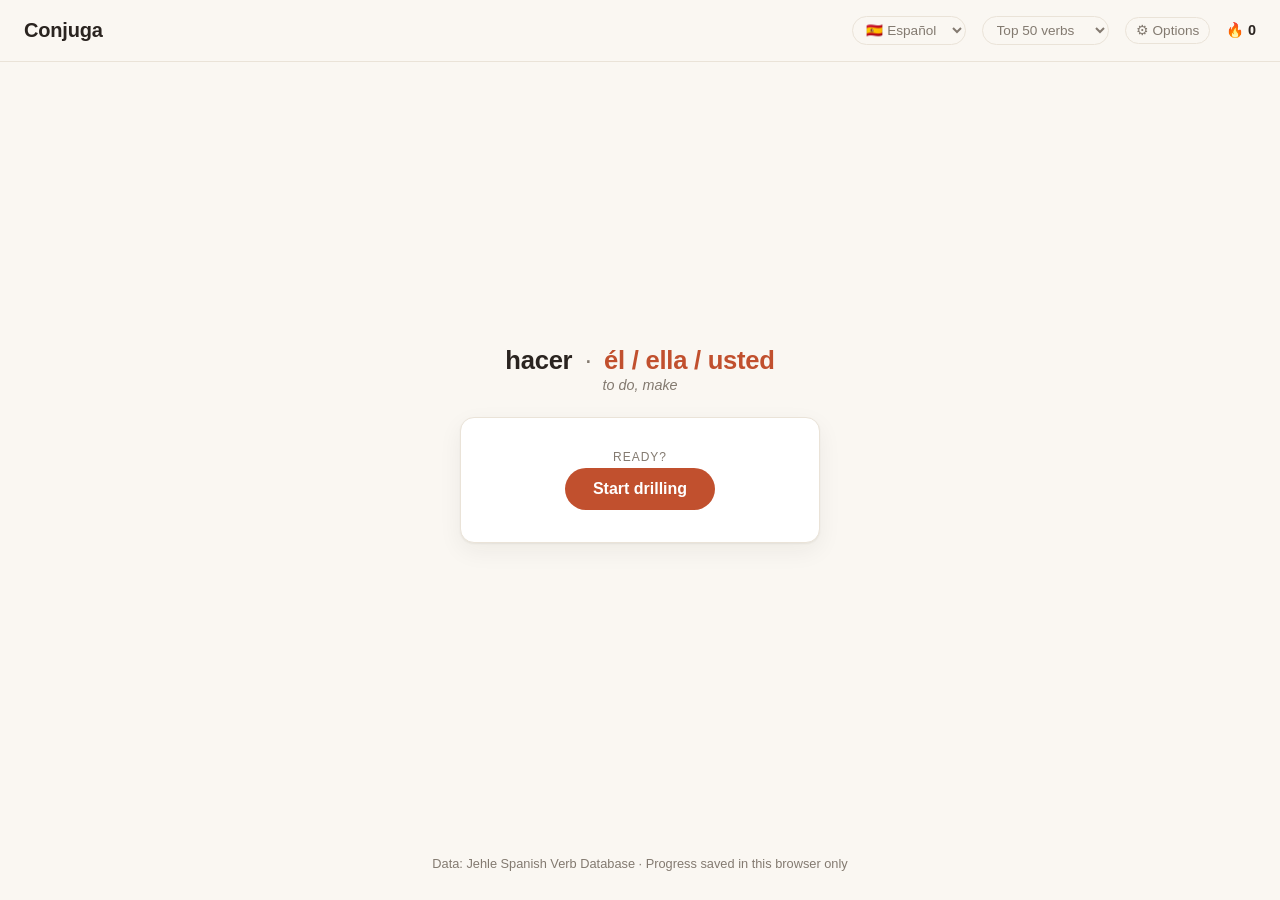
<file: index.html>
<!DOCTYPE html>
<html lang="en">
<head>
<meta charset="UTF-8">
<meta name="viewport" content="width=device-width, initial-scale=1.0">
<title>Conjuga — Spanish Verb Drill</title>
<link rel="stylesheet" href="style.css">
</head>
<body>
  <header class="topbar">
    <h1>Conjuga</h1>
    <div class="topbar-controls">
      <select id="langSwitch" class="lang-switch" aria-label="Language">
        <option value="index.html" selected>🇪🇸 Español</option>
        <option value="index.fr.html">🇫🇷 Français</option>
        <option value="index.it.html">🇮🇹 Italiano</option>
      </select>
      <select id="verbListSize" class="tier-select" aria-label="Verb list size">
        <option value="20">Top 20 verbs</option>
        <option value="50" selected>Top 50 verbs</option>
        <option value="100">Top 100 verbs</option>
      </select>
      <div class="options-wrap">
        <button type="button" id="optionsToggle" class="options-toggle" aria-haspopup="true" aria-expanded="false">⚙ Options</button>
        <div id="optionsPanel" class="options-panel hidden">
          <label class="strict-toggle">
            <input type="checkbox" id="includeVosotros">
            Include vosotros
          </label>
          <label class="strict-toggle">
            <input type="checkbox" id="strictAccents">
            Strict accents
          </label>
          <!-- Future: tense-selection checkboxes go here. -->
        </div>
      </div>
      <span id="streak" class="streak" title="Current correct streak">🔥 0</span>
    </div>
  </header>

  <main id="app">
    <div class="stage">
      <div class="session-header">
        <div id="feedback" class="feedback hidden"></div>
        <div class="header-main">
          <span id="headerVerb"></span>
          <span class="header-dot">·</span>
          <span id="headerPronoun"></span>
        </div>
        <div id="headerEnglish" class="header-english muted"></div>
      </div>

      <div class="card-wrap">
        <section id="roundIntro" class="card">
          <p class="eyebrow">Ready?</p>
          <button id="startRoundBtn" class="primary">Start drilling</button>
        </section>

        <section id="drill" class="card hidden">
          <p class="eyebrow" id="tenseLabel">Presente</p>
          <form id="answerForm" autocomplete="off">
            <input id="answerInput" type="text" placeholder="Type the conjugation…" autocomplete="off" autocapitalize="off" spellcheck="false">
            <button type="submit" class="primary" id="checkBtn">Check</button>
          </form>
          <div class="progress-dots" id="progressDots"></div>
        </section>

        <section id="roundSummary" class="card hidden">
          <h2>Round complete</h2>
          <p id="summaryLine" class="muted"></p>
          <button id="nextRoundBtn" class="primary">Next verb</button>
        </section>
      </div>
    </div>
  </main>

  <footer>
    <p class="muted small">Data: Jehle Spanish Verb Database · Progress saved in this browser only</p>
  </footer>

<script src="app.js"></script>
</body>
</html>
</file>
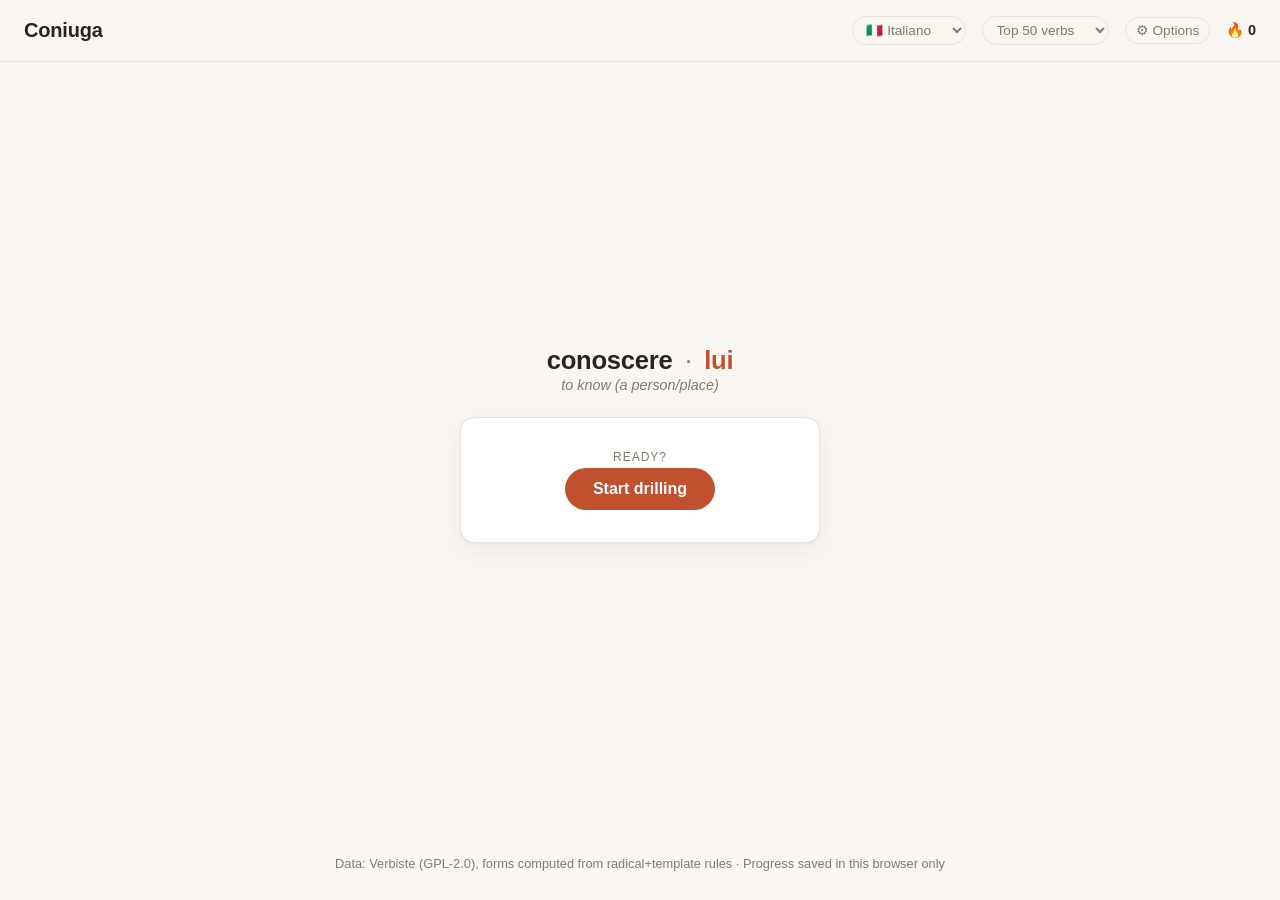
<file: coniuga-standalone.html>
<!DOCTYPE html>
<html lang="en">
<head>
<meta charset="UTF-8">
<meta name="viewport" content="width=device-width, initial-scale=1.0">
<title>Coniuga — Italian Verb Drill</title>
<style>
:root {
  --bg: #faf7f2;
  --card: #ffffff;
  --ink: #2a2420;
  --muted: #837a70;
  --accent: #c1502e;
  --accent-ink: #ffffff;
  --good: #2f7d4f;
  --bad: #c1402e;
  --border: #eae3d8;
  --radius: 14px;
  --shadow: 0 1px 2px rgba(40,30,20,0.06), 0 8px 24px rgba(40,30,20,0.06);
}

@media (prefers-color-scheme: dark) {
  :root {
    --bg: #1c1815;
    --card: #262019;
    --ink: #f1ebe2;
    --muted: #a89a89;
    --accent: #e08a5c;
    --accent-ink: #221a12;
    --good: #6fbf8b;
    --bad: #e0725c;
    --border: #3a3128;
    --shadow: 0 1px 2px rgba(0,0,0,0.3), 0 8px 24px rgba(0,0,0,0.3);
  }
}

* { box-sizing: border-box; }

body {
  margin: 0;
  font-family: -apple-system, "Segoe UI", Roboto, Helvetica, Arial, sans-serif;
  background: var(--bg);
  color: var(--ink);
  min-height: 100vh;
  min-height: 100dvh;
  display: flex;
  flex-direction: column;
}

.topbar {
  display: flex;
  align-items: center;
  justify-content: space-between;
  padding: 1rem 1.5rem;
  border-bottom: 1px solid var(--border);
}

.topbar h1 {
  font-size: 1.25rem;
  margin: 0;
  letter-spacing: -0.01em;
}

.topbar-controls {
  display: flex;
  flex-wrap: wrap;
  align-items: center;
  justify-content: flex-end;
  gap: 0.5rem 1rem;
  font-size: 0.9rem;
}

.strict-toggle {
  display: flex;
  align-items: center;
  gap: 0.4rem;
  color: var(--muted);
  cursor: pointer;
  user-select: none;
}

.lang-switch,
.tier-select,
.options-toggle {
  color: var(--muted);
  background: transparent;
  border: 1px solid var(--border);
  border-radius: 999px;
  padding: 0.3rem 0.6rem;
  font-size: 0.85rem;
  font-family: inherit;
  cursor: pointer;
}

.lang-switch:hover,
.tier-select:hover,
.options-toggle:hover {
  color: var(--accent);
  border-color: var(--accent);
}

/* Wrapping the toggle+panel in its own relative container means the panel is
   absolutely positioned and never affects the topbar's flex layout -- adding
   or removing toggles inside it (e.g. a future tense-selector) can never
   shift the language/verb-count controls next to it, which is the whole
   point of moving these here instead of listing them inline. */
.options-wrap {
  position: relative;
}

.options-panel {
  position: absolute;
  top: calc(100% + 8px);
  right: 0;
  z-index: 10;
  background: var(--card);
  border: 1px solid var(--border);
  border-radius: 10px;
  box-shadow: var(--shadow);
  padding: 0.75rem 1rem;
  display: flex;
  flex-direction: column;
  align-items: flex-start;
  gap: 0.6rem;
  min-width: 180px;
}

.streak {
  font-weight: 600;
}

main#app {
  flex: 1;
  display: flex;
  align-items: center;
  justify-content: center;
  padding: 1.5rem;
}

@media (max-width: 600px) {
  main#app {
    align-items: flex-start;
    /* Anchoring near the top (instead of vertically centering) means the
       keyboard shrinking the viewport doesn't re-center everything and
       cause a jump. The extra top padding leaves room for the feedback
       banner, which floats above the header. */
    padding-top: 4.5rem;
  }
}

.stage {
  width: 100%;
  display: flex;
  flex-direction: column;
  align-items: center;
  gap: 1.5rem;
}

.session-header {
  position: relative;
  z-index: 2;
  width: 100%;
  max-width: 360px;
  text-align: center;
}

.header-main {
  font-size: 1.6rem;
  font-weight: 700;
  letter-spacing: -0.01em;
}

.header-dot {
  color: var(--muted);
  font-weight: 400;
  margin: 0 0.35rem;
}

#headerPronoun {
  color: var(--accent);
}

.header-english {
  font-size: 0.9rem;
  font-style: italic;
  margin-top: 0.15rem;
}

.card-wrap {
  position: relative;
  z-index: 1;
  width: 100%;
  max-width: 360px;
}

.card {
  background: var(--card);
  border: 1px solid var(--border);
  border-radius: var(--radius);
  box-shadow: var(--shadow);
  padding: 2rem 1.75rem;
  width: 100%;
  text-align: center;
}

.card.enter {
  animation: card-enter 0.32s ease both;
}

@keyframes card-enter {
  from {
    opacity: 0;
    transform: translateY(10px) scale(0.98);
  }
  to {
    opacity: 1;
    transform: translateY(0) scale(1);
  }
}

.eyebrow {
  text-transform: uppercase;
  letter-spacing: 0.08em;
  font-size: 0.75rem;
  color: var(--muted);
  margin: 0 0 0.25rem;
}

.card h2 {
  margin: 0 0 1.25rem;
  font-size: 2rem;
}

.muted { color: var(--muted); }
.small { font-size: 0.8rem; }

button.primary {
  background: var(--accent);
  color: var(--accent-ink);
  border: none;
  border-radius: 999px;
  padding: 0.75rem 1.75rem;
  font-size: 1rem;
  font-weight: 600;
  cursor: pointer;
  transition: transform 0.08s ease;
}

button.primary:hover { transform: translateY(-1px); }
button.primary:active { transform: translateY(0); }

#tenseLabel {
  font-size: 1.1rem;
  font-weight: 700;
  color: var(--ink);
  letter-spacing: 0;
  margin-bottom: 1.5rem;
}

#answerForm {
  display: flex;
  flex-direction: column;
  gap: 0.75rem;
}

#answerInput {
  width: 100%;
  font-size: 1.25rem;
  padding: 0.75rem 1rem;
  border-radius: 10px;
  border: 1px solid var(--border);
  background: var(--bg);
  color: var(--ink);
  text-align: center;
}

#checkBtn {
  width: 100%;
}

#answerInput:focus {
  outline: 2px solid var(--accent);
  outline-offset: 1px;
}

.feedback {
  position: absolute;
  left: 0;
  right: 0;
  top: 0;
  z-index: 0;
  padding: 0.85rem 1rem;
  border-radius: 10px;
  font-size: 1rem;
  font-weight: 600;
  text-align: center;
  box-shadow: var(--shadow);
}

/* Rests translated up by its own height + a 12px gap, so it always clears
   the header regardless of the header's rendered height. Starts at
   translateY(0) — flush with (behind) the header, since the header has a
   higher z-index — then rises to its resting spot above it. */
.feedback:not(.hidden) {
  animation: feedback-in 0.32s ease both;
}

@keyframes feedback-in {
  from {
    opacity: 0;
    transform: translateY(0);
  }
  60% {
    opacity: 1;
  }
  to {
    opacity: 1;
    transform: translateY(calc(-100% - 12px));
  }
}

.feedback.correct {
  background: color-mix(in srgb, var(--good) 22%, var(--card));
  color: var(--good);
}

.feedback.incorrect {
  background: color-mix(in srgb, var(--bad) 22%, var(--card));
  color: var(--bad);
}

.feedback .correction {
  display: block;
  font-weight: 400;
  color: var(--muted);
  margin-top: 0.35rem;
  font-size: 0.9rem;
}

.progress-dots {
  display: flex;
  justify-content: center;
  gap: 0.4rem;
  margin-top: 1.5rem;
}

.dot {
  width: 9px;
  height: 9px;
  border-radius: 50%;
  background: var(--border);
}

.dot.done-correct { background: var(--good); }
.dot.done-incorrect { background: var(--bad); }
.dot.current { background: var(--accent); }

.hidden { display: none !important; }

footer {
  text-align: center;
  padding: 1rem;
}
</style>
</head>
<body>
  <header class="topbar">
    <h1>Coniuga</h1>
    <div class="topbar-controls">
      <select id="langSwitch" class="lang-switch" aria-label="Language">
        <option value="index.html">🇪🇸 Español</option>
        <option value="index.fr.html">🇫🇷 Français</option>
        <option value="index.it.html" selected>🇮🇹 Italiano</option>
      </select>
      <select id="verbListSize" class="tier-select" aria-label="Verb list size">
        <option value="20">Top 20 verbs</option>
        <option value="50" selected>Top 50 verbs</option>
        <option value="100">Top 100 verbs</option>
      </select>
      <div class="options-wrap">
        <button type="button" id="optionsToggle" class="options-toggle" aria-haspopup="true" aria-expanded="false">⚙ Options</button>
        <div id="optionsPanel" class="options-panel hidden">
          <label class="strict-toggle">
            <input type="checkbox" id="strictAccents">
            Strict accents
          </label>
          <!-- Future: tense-selection checkboxes go here. -->
        </div>
      </div>
      <span id="streak" class="streak" title="Current correct streak">🔥 0</span>
    </div>
  </header>

  <main id="app">
    <div class="stage">
      <div class="session-header">
        <div id="feedback" class="feedback hidden"></div>
        <div class="header-main">
          <span id="headerVerb"></span>
          <span class="header-dot">·</span>
          <span id="headerPronoun"></span>
        </div>
        <div id="headerEnglish" class="header-english muted"></div>
      </div>

      <div class="card-wrap">
        <section id="roundIntro" class="card">
          <p class="eyebrow">Ready?</p>
          <button id="startRoundBtn" class="primary">Start drilling</button>
        </section>

        <section id="drill" class="card hidden">
          <p class="eyebrow" id="tenseLabel">Presente</p>
          <form id="answerForm" autocomplete="off">
            <input id="answerInput" type="text" placeholder="Type the conjugation…" autocomplete="off" autocapitalize="off" spellcheck="false">
            <button type="submit" class="primary" id="checkBtn">Check</button>
          </form>
          <div class="progress-dots" id="progressDots"></div>
        </section>

        <section id="roundSummary" class="card hidden">
          <h2>Round complete</h2>
          <p id="summaryLine" class="muted"></p>
          <button id="nextRoundBtn" class="primary">Next verb</button>
        </section>
      </div>
    </div>
  </main>

  <footer>
    <p class="muted small">Data: Verbiste (GPL-2.0), forms computed from radical+template rules · Progress saved in this browser only</p>
  </footer>


<script>
window.EMBEDDED_VERB_DATA = {"generatedFrom":"Morph-it! (Baroni \u0026 Zanchetta, dual CC BY-SA 2.0 / LGPL) - forms looked up verbatim; ranked by LeFFI (matteo-pellegrini/LeFFI, CC BY-SA 4.0) frequency data","verbs":[{"infinitive":"essere","english":"to be","rank":1,"gerund":"essendo","participle":"stato","forms":{"Indicativo":{"Presente":{"1s":"sono","2s":"sei","3s":"é","1p":"siamo","2p":"siete","3p":"sono"},"Imperfetto":{"1s":"ero","2s":"eri","3s":"era","1p":"eravamo","2p":"eravate","3p":"erano"},"Futuro":{"1s":"sarò","2s":"sarai","3s":"sarà","1p":"saremo","2p":"sarete","3p":"saranno"},"Condizionale":{"1s":"sarei","2s":"saresti","3s":"sarebbe","1p":"saremmo","2p":"sareste","3p":"sarebbero"},"Passato prossimo":{"1s":"sono stato","2s":"sei stato","3s":"é stato","1p":"siamo stati","2p":"siete stati","3p":"sono stati"}}}},{"infinitive":"fare","english":"to do, make","rank":2,"gerund":"facendo","participle":"fatto","forms":{"Indicativo":{"Presente":{"1s":"faccio","2s":"fai","3s":"fa","1p":"facciamo","2p":"fate","3p":"fanno"},"Imperfetto":{"1s":"facevo","2s":"facevi","3s":"faceva","1p":"facevamo","2p":"facevate","3p":"facevano"},"Futuro":{"1s":"farò","2s":"farai","3s":"farà","1p":"faremo","2p":"farete","3p":"faranno"},"Condizionale":{"1s":"farei","2s":"faresti","3s":"farebbe","1p":"faremmo","2p":"fareste","3p":"farebbero"},"Passato prossimo":{"1s":"ho fatto","2s":"hai fatto","3s":"ha fatto","1p":"abbiamo fatto","2p":"avete fatto","3p":"hanno fatto"}}}},{"infinitive":"avere","english":"to have","rank":3,"gerund":"avendo","participle":"avuto","forms":{"Indicativo":{"Presente":{"1s":"ho","2s":"hai","3s":"ha","1p":"abbiamo","2p":"avete","3p":"hanno"},"Imperfetto":{"1s":"avevo","2s":"avevi","3s":"aveva","1p":"avevamo","2p":"avevate","3p":"avevano"},"Futuro":{"1s":"avrò","2s":"avrai","3s":"avrà","1p":"avremo","2p":"avrete","3p":"avranno"},"Condizionale":{"1s":"avrei","2s":"avresti","3s":"avrebbe","1p":"avremmo","2p":"avreste","3p":"avrebbero"},"Passato prossimo":{"1s":"ho avuto","2s":"hai avuto","3s":"ha avuto","1p":"abbiamo avuto","2p":"avete avuto","3p":"hanno avuto"}}}},{"infinitive":"potere","english":"to be able to, can","rank":4,"gerund":"potendo","participle":"potuto","forms":{"Indicativo":{"Presente":{"1s":"posso","2s":"puoi","3s":"può","1p":"possiamo","2p":"potete","3p":"possono"},"Imperfetto":{"1s":"potevo","2s":"potevi","3s":"poteva","1p":"potevamo","2p":"potevate","3p":"potevano"},"Futuro":{"1s":"potrò","2s":"potrai","3s":"potrà","1p":"potremo","2p":"potrete","3p":"potranno"},"Condizionale":{"1s":"potrei","2s":"potresti","3s":"potrebbe","1p":"potremmo","2p":"potreste","3p":"potrebbero"},"Passato prossimo":{"1s":"ho potuto","2s":"hai potuto","3s":"ha potuto","1p":"abbiamo potuto","2p":"avete potuto","3p":"hanno potuto"}}}},{"infinitive":"dire","english":"to say, tell","rank":5,"gerund":"dicendo","participle":"detto","forms":{"Indicativo":{"Presente":{"1s":"dico","2s":"dici","3s":"dice","1p":"diciamo","2p":"dite","3p":"dicono"},"Imperfetto":{"1s":"dicevo","2s":"dicevi","3s":"diceva","1p":"dicevamo","2p":"dicevate","3p":"dicevano"},"Futuro":{"1s":"dirò","2s":"dirai","3s":"dirà","1p":"diremo","2p":"direte","3p":"diranno"},"Condizionale":{"1s":"direi","2s":"diresti","3s":"direbbe","1p":"diremmo","2p":"direste","3p":"direbbero"},"Passato prossimo":{"1s":"ho detto","2s":"hai detto","3s":"ha detto","1p":"abbiamo detto","2p":"avete detto","3p":"hanno detto"}}}},{"infinitive":"dovere","english":"to have to, must","rank":6,"gerund":"dovendo","participle":"dovuto","forms":{"Indicativo":{"Presente":{"1s":"devo","2s":"devi","3s":"deve","1p":"dobbiamo","2p":"dovete","3p":"debbono"},"Imperfetto":{"1s":"dovevo","2s":"dovevi","3s":"doveva","1p":"dovevamo","2p":"dovevate","3p":"dovevano"},"Futuro":{"1s":"dovrò","2s":"dovrai","3s":"dovrà","1p":"dovremo","2p":"dovrete","3p":"dovranno"},"Condizionale":{"1s":"dovrei","2s":"dovresti","3s":"dovrebbe","1p":"dovremmo","2p":"dovreste","3p":"dovrebbero"},"Passato prossimo":{"1s":"ho dovuto","2s":"hai dovuto","3s":"ha dovuto","1p":"abbiamo dovuto","2p":"avete dovuto","3p":"hanno dovuto"}}}},{"infinitive":"volere","english":"to want","rank":7,"gerund":"volendo","participle":"voluto","forms":{"Indicativo":{"Presente":{"1s":"voglio","2s":"vuoi","3s":"vuole","1p":"vogliamo","2p":"volete","3p":"vogliono"},"Imperfetto":{"1s":"volevo","2s":"volevi","3s":"voleva","1p":"volevamo","2p":"volevate","3p":"volevano"},"Futuro":{"1s":"vorrò","2s":"vorrai","3s":"vorrà","1p":"vorremo","2p":"vorrete","3p":"vorranno"},"Condizionale":{"1s":"vorrei","2s":"vorresti","3s":"vorrebbe","1p":"vorremmo","2p":"vorreste","3p":"vorrebbero"},"Passato prossimo":{"1s":"ho voluto","2s":"hai voluto","3s":"ha voluto","1p":"abbiamo voluto","2p":"avete voluto","3p":"hanno voluto"}}}},{"infinitive":"andare","english":"to go","rank":8,"gerund":"andando","participle":"andato","forms":{"Indicativo":{"Presente":{"1s":"vado","2s":"vai","3s":"va","1p":"andiamo","2p":"andate","3p":"vanno"},"Imperfetto":{"1s":"andavo","2s":"andavi","3s":"andava","1p":"andavamo","2p":"andavate","3p":"andavano"},"Futuro":{"1s":"andrò","2s":"andrai","3s":"andrà","1p":"andremo","2p":"andrete","3p":"andranno"},"Condizionale":{"1s":"andrei","2s":"andresti","3s":"andrebbe","1p":"andremmo","2p":"andreste","3p":"andrebbero"},"Passato prossimo":{"1s":"sono andato","2s":"sei andato","3s":"é andato","1p":"siamo andati","2p":"siete andati","3p":"sono andati"}}}},{"infinitive":"stare","english":"to stay, be (state)","rank":9,"gerund":"stando","participle":"stato","forms":{"Indicativo":{"Presente":{"1s":"sto","2s":"stai","3s":"sta","1p":"stiamo","2p":"state","3p":"stanno"},"Imperfetto":{"1s":"stavo","2s":"stavi","3s":"stava","1p":"stavamo","2p":"stavate","3p":"stavano"},"Futuro":{"1s":"starò","2s":"starai","3s":"starà","1p":"staremo","2p":"starete","3p":"staranno"},"Condizionale":{"1s":"starei","2s":"staresti","3s":"starebbe","1p":"staremmo","2p":"stareste","3p":"starebbero"},"Passato prossimo":{"1s":"ho stato","2s":"hai stato","3s":"ha stato","1p":"abbiamo stato","2p":"avete stato","3p":"hanno stato"}}}},{"infinitive":"vedere","english":"to see","rank":10,"gerund":"vedendo","participle":"veduto","forms":{"Indicativo":{"Presente":{"1s":"vedo","2s":"vedi","3s":"vede","1p":"vediamo","2p":"vedete","3p":"vedono"},"Imperfetto":{"1s":"vedevo","2s":"vedevi","3s":"vedeva","1p":"vedevamo","2p":"vedevate","3p":"vedevano"},"Futuro":{"1s":"vedrò","2s":"vedrai","3s":"vedrà","1p":"vedremo","2p":"vedrete","3p":"vedranno"},"Condizionale":{"1s":"vedrei","2s":"vedresti","3s":"vedrebbe","1p":"vedremmo","2p":"vedreste","3p":"vedrebbero"},"Passato prossimo":{"1s":"ho veduto","2s":"hai veduto","3s":"ha veduto","1p":"abbiamo veduto","2p":"avete veduto","3p":"hanno veduto"}}}},{"infinitive":"sapere","english":"to know (a fact)","rank":11,"gerund":"sapendo","participle":"saputo","forms":{"Indicativo":{"Presente":{"1s":"so","2s":"sai","3s":"sa","1p":"sappiamo","2p":"sapete","3p":"sanno"},"Imperfetto":{"1s":"sapevo","2s":"sapevi","3s":"sapeva","1p":"sapevamo","2p":"sapevate","3p":"sapevano"},"Futuro":{"1s":"saprò","2s":"saprai","3s":"saprà","1p":"sapremo","2p":"saprete","3p":"sapranno"},"Condizionale":{"1s":"saprei","2s":"sapresti","3s":"saprebbe","1p":"sapremmo","2p":"sapreste","3p":"saprebbero"},"Passato prossimo":{"1s":"ho saputo","2s":"hai saputo","3s":"ha saputo","1p":"abbiamo saputo","2p":"avete saputo","3p":"hanno saputo"}}}},{"infinitive":"dare","english":"to give","rank":12,"gerund":"dando","participle":"dato","forms":{"Indicativo":{"Presente":{"1s":"dò","2s":"dài","3s":"dà","1p":"diamo","2p":"date","3p":"danno"},"Imperfetto":{"1s":"davo","2s":"davi","3s":"dava","1p":"davamo","2p":"davate","3p":"davano"},"Futuro":{"1s":"darò","2s":"darai","3s":"darà","1p":"daremo","2p":"darete","3p":"daranno"},"Condizionale":{"1s":"darei","2s":"daresti","3s":"darebbe","1p":"daremmo","2p":"dareste","3p":"darebbero"},"Passato prossimo":{"1s":"ho dato","2s":"hai dato","3s":"ha dato","1p":"abbiamo dato","2p":"avete dato","3p":"hanno dato"}}}},{"infinitive":"trovare","english":"to find","rank":13,"gerund":"trovando","participle":"trovato","forms":{"Indicativo":{"Presente":{"1s":"trovo","2s":"trovi","3s":"trova","1p":"troviamo","2p":"trovate","3p":"trovano"},"Imperfetto":{"1s":"trovavo","2s":"trovavi","3s":"trovava","1p":"trovavamo","2p":"trovavate","3p":"trovavano"},"Futuro":{"1s":"troverò","2s":"troverai","3s":"troverà","1p":"troveremo","2p":"troverete","3p":"troveranno"},"Condizionale":{"1s":"troverei","2s":"troveresti","3s":"troverebbe","1p":"troveremmo","2p":"trovereste","3p":"troverebbero"},"Passato prossimo":{"1s":"ho trovato","2s":"hai trovato","3s":"ha trovato","1p":"abbiamo trovato","2p":"avete trovato","3p":"hanno trovato"}}}},{"infinitive":"mettere","english":"to put, place","rank":14,"gerund":"mettendo","participle":"messo","forms":{"Indicativo":{"Presente":{"1s":"metto","2s":"metti","3s":"mette","1p":"mettiamo","2p":"mettete","3p":"mettono"},"Imperfetto":{"1s":"mettevo","2s":"mettevi","3s":"metteva","1p":"mettevamo","2p":"mettevate","3p":"mettevano"},"Futuro":{"1s":"metterò","2s":"metterai","3s":"metterà","1p":"metteremo","2p":"metterete","3p":"metteranno"},"Condizionale":{"1s":"metterei","2s":"metteresti","3s":"metterebbe","1p":"metteremmo","2p":"mettereste","3p":"metterebbero"},"Passato prossimo":{"1s":"ho messo","2s":"hai messo","3s":"ha messo","1p":"abbiamo messo","2p":"avete messo","3p":"hanno messo"}}}},{"infinitive":"parlare","english":"to speak","rank":15,"gerund":"parlando","participle":"parlato","forms":{"Indicativo":{"Presente":{"1s":"parlo","2s":"parli","3s":"parla","1p":"parliamo","2p":"parlate","3p":"parlano"},"Imperfetto":{"1s":"parlavo","2s":"parlavi","3s":"parlava","1p":"parlavamo","2p":"parlavate","3p":"parlavano"},"Futuro":{"1s":"parlerò","2s":"parlerai","3s":"parlerà","1p":"parleremo","2p":"parlerete","3p":"parleranno"},"Condizionale":{"1s":"parlerei","2s":"parleresti","3s":"parlerebbe","1p":"parleremmo","2p":"parlereste","3p":"parlerebbero"},"Passato prossimo":{"1s":"ho parlato","2s":"hai parlato","3s":"ha parlato","1p":"abbiamo parlato","2p":"avete parlato","3p":"hanno parlato"}}}},{"infinitive":"arrivare","english":"to arrive","rank":16,"gerund":"arrivando","participle":"arrivato","forms":{"Indicativo":{"Presente":{"1s":"arrivo","2s":"arrivi","3s":"arriva","1p":"arriviamo","2p":"arrivate","3p":"arrivano"},"Imperfetto":{"1s":"arrivavo","2s":"arrivavi","3s":"arrivava","1p":"arrivavamo","2p":"arrivavate","3p":"arrivavano"},"Futuro":{"1s":"arriverò","2s":"arriverai","3s":"arriverà","1p":"arriveremo","2p":"arriverete","3p":"arriveranno"},"Condizionale":{"1s":"arriverei","2s":"arriveresti","3s":"arriverebbe","1p":"arriveremmo","2p":"arrivereste","3p":"arriverebbero"},"Passato prossimo":{"1s":"sono arrivato","2s":"sei arrivato","3s":"é arrivato","1p":"siamo arrivati","2p":"siete arrivati","3p":"sono arrivati"}}}},{"infinitive":"pensare","english":"to think","rank":17,"gerund":"pensando","participle":"pensato","forms":{"Indicativo":{"Presente":{"1s":"penso","2s":"pensi","3s":"pensa","1p":"pensiamo","2p":"pensate","3p":"pensano"},"Imperfetto":{"1s":"pensavo","2s":"pensavi","3s":"pensava","1p":"pensavamo","2p":"pensavate","3p":"pensavano"},"Futuro":{"1s":"penserò","2s":"penserai","3s":"penserà","1p":"penseremo","2p":"penserete","3p":"penseranno"},"Condizionale":{"1s":"penserei","2s":"penseresti","3s":"penserebbe","1p":"penseremmo","2p":"pensereste","3p":"penserebbero"},"Passato prossimo":{"1s":"ho pensato","2s":"hai pensato","3s":"ha pensato","1p":"abbiamo pensato","2p":"avete pensato","3p":"hanno pensato"}}}},{"infinitive":"sembrare","english":"to seem","rank":18,"gerund":"sembrando","participle":"sembrato","forms":{"Indicativo":{"Presente":{"1s":"sembro","2s":"sembri","3s":"sembra","1p":"sembriamo","2p":"sembrate","3p":"sembrano"},"Imperfetto":{"1s":"sembravo","2s":"sembravi","3s":"sembrava","1p":"sembravamo","2p":"sembravate","3p":"sembravano"},"Futuro":{"1s":"sembrerò","2s":"sembrerai","3s":"sembrerà","1p":"sembreremo","2p":"sembrerete","3p":"sembreranno"},"Condizionale":{"1s":"sembrerei","2s":"sembreresti","3s":"sembrerebbe","1p":"sembreremmo","2p":"sembrereste","3p":"sembrerebbero"},"Passato prossimo":{"1s":"ho sembrato","2s":"hai sembrato","3s":"ha sembrato","1p":"abbiamo sembrato","2p":"avete sembrato","3p":"hanno sembrato"}}}},{"infinitive":"prendere","english":"to take","rank":19,"gerund":"prendendo","participle":"preso","forms":{"Indicativo":{"Presente":{"1s":"prendo","2s":"prendi","3s":"prende","1p":"prendiamo","2p":"prendete","3p":"prendono"},"Imperfetto":{"1s":"prendevo","2s":"prendevi","3s":"prendeva","1p":"prendevamo","2p":"prendevate","3p":"prendevano"},"Futuro":{"1s":"prenderò","2s":"prenderai","3s":"prenderà","1p":"prenderemo","2p":"prenderete","3p":"prenderanno"},"Condizionale":{"1s":"prenderei","2s":"prenderesti","3s":"prenderebbe","1p":"prenderemmo","2p":"prendereste","3p":"prenderebbero"},"Passato prossimo":{"1s":"ho preso","2s":"hai preso","3s":"ha preso","1p":"abbiamo preso","2p":"avete preso","3p":"hanno preso"}}}},{"infinitive":"chiedere","english":"to ask","rank":20,"gerund":"chiedendo","participle":"chiesto","forms":{"Indicativo":{"Presente":{"1s":"chiedo","2s":"chiedi","3s":"chiede","1p":"chiediamo","2p":"chiedete","3p":"chiedono"},"Imperfetto":{"1s":"chiedevo","2s":"chiedevi","3s":"chiedeva","1p":"chiedevamo","2p":"chiedevate","3p":"chiedevano"},"Futuro":{"1s":"chiederò","2s":"chiederai","3s":"chiederà","1p":"chiederemo","2p":"chiederete","3p":"chiederanno"},"Condizionale":{"1s":"chiederei","2s":"chiederesti","3s":"chiederebbe","1p":"chiederemmo","2p":"chiedereste","3p":"chiederebbero"},"Passato prossimo":{"1s":"ho chiesto","2s":"hai chiesto","3s":"ha chiesto","1p":"abbiamo chiesto","2p":"avete chiesto","3p":"hanno chiesto"}}}},{"infinitive":"lasciare","english":"to leave, let","rank":21,"gerund":"lasciando","participle":"lasciato","forms":{"Indicativo":{"Presente":{"1s":"lascio","2s":"lasci","3s":"lascia","1p":"lasciamo","2p":"lasciate","3p":"lasciano"},"Imperfetto":{"1s":"lasciavo","2s":"lasciavi","3s":"lasciava","1p":"lasciavamo","2p":"lasciavate","3p":"lasciavano"},"Futuro":{"1s":"lascerò","2s":"lascerai","3s":"lascerà","1p":"lasceremo","2p":"lascerete","3p":"lasceranno"},"Condizionale":{"1s":"lascerei","2s":"lasceresti","3s":"lascerebbe","1p":"lasceremmo","2p":"lascereste","3p":"lascerebbero"},"Passato prossimo":{"1s":"ho lasciato","2s":"hai lasciato","3s":"ha lasciato","1p":"abbiamo lasciato","2p":"avete lasciato","3p":"hanno lasciato"}}}},{"infinitive":"sentire","english":"to feel, hear","rank":22,"gerund":"sentendo","participle":"sentito","forms":{"Indicativo":{"Presente":{"1s":"sento","2s":"senti","3s":"sente","1p":"sentiamo","2p":"sentite","3p":"sentono"},"Imperfetto":{"1s":"sentivo","2s":"sentivi","3s":"sentiva","1p":"sentivamo","2p":"sentivate","3p":"sentivano"},"Futuro":{"1s":"sentirò","2s":"sentirai","3s":"sentirà","1p":"sentiremo","2p":"sentirete","3p":"sentiranno"},"Condizionale":{"1s":"sentirei","2s":"sentiresti","3s":"sentirebbe","1p":"sentiremmo","2p":"sentireste","3p":"sentirebbero"},"Passato prossimo":{"1s":"ho sentito","2s":"hai sentito","3s":"ha sentito","1p":"abbiamo sentito","2p":"avete sentito","3p":"hanno sentito"}}}},{"infinitive":"portare","english":"to bring, carry","rank":23,"gerund":"portando","participle":"portato","forms":{"Indicativo":{"Presente":{"1s":"porto","2s":"porti","3s":"porta","1p":"portiamo","2p":"portate","3p":"portano"},"Imperfetto":{"1s":"portavo","2s":"portavi","3s":"portava","1p":"portavamo","2p":"portavate","3p":"portavano"},"Futuro":{"1s":"porterò","2s":"porterai","3s":"porterà","1p":"porteremo","2p":"porterete","3p":"porteranno"},"Condizionale":{"1s":"porterei","2s":"porteresti","3s":"porterebbe","1p":"porteremmo","2p":"portereste","3p":"porterebbero"},"Passato prossimo":{"1s":"ho portato","2s":"hai portato","3s":"ha portato","1p":"abbiamo portato","2p":"avete portato","3p":"hanno portato"}}}},{"infinitive":"venire","english":"to come","rank":24,"gerund":"venendo","participle":"venuto","forms":{"Indicativo":{"Presente":{"1s":"vengo","2s":"vieni","3s":"viene","1p":"veniamo","2p":"venite","3p":"vengono"},"Imperfetto":{"1s":"venivo","2s":"venivi","3s":"veniva","1p":"venivamo","2p":"venivate","3p":"venivano"},"Futuro":{"1s":"verrò","2s":"verrai","3s":"verrà","1p":"verremo","2p":"verrete","3p":"verranno"},"Condizionale":{"1s":"verrei","2s":"verresti","3s":"verrebbe","1p":"verremmo","2p":"verreste","3p":"verrebbero"},"Passato prossimo":{"1s":"sono venuto","2s":"sei venuto","3s":"é venuto","1p":"siamo venuti","2p":"siete venuti","3p":"sono venuti"}}}},{"infinitive":"diventare","english":"to become","rank":25,"gerund":"diventando","participle":"diventato","forms":{"Indicativo":{"Presente":{"1s":"divento","2s":"diventi","3s":"diventa","1p":"diventiamo","2p":"diventate","3p":"diventano"},"Imperfetto":{"1s":"diventavo","2s":"diventavi","3s":"diventava","1p":"diventavamo","2p":"diventavate","3p":"diventavano"},"Futuro":{"1s":"diventerò","2s":"diventerai","3s":"diventerà","1p":"diventeremo","2p":"diventerete","3p":"diventeranno"},"Condizionale":{"1s":"diventerei","2s":"diventeresti","3s":"diventerebbe","1p":"diventeremmo","2p":"diventereste","3p":"diventerebbero"},"Passato prossimo":{"1s":"sono diventato","2s":"sei diventato","3s":"é diventato","1p":"siamo diventati","2p":"siete diventati","3p":"sono diventati"}}}},{"infinitive":"cercare","english":"to look for","rank":26,"gerund":"cercando","participle":"cercato","forms":{"Indicativo":{"Presente":{"1s":"cerco","2s":"cerchi","3s":"cerca","1p":"cerchiamo","2p":"cercate","3p":"cercano"},"Imperfetto":{"1s":"cercavo","2s":"cercavi","3s":"cercava","1p":"cercavamo","2p":"cercavate","3p":"cercavano"},"Futuro":{"1s":"cercherò","2s":"cercherai","3s":"cercherà","1p":"cercheremo","2p":"cercherete","3p":"cercheranno"},"Condizionale":{"1s":"cercherei","2s":"cercheresti","3s":"cercherebbe","1p":"cercheremmo","2p":"cerchereste","3p":"cercherebbero"},"Passato prossimo":{"1s":"ho cercato","2s":"hai cercato","3s":"ha cercato","1p":"abbiamo cercato","2p":"avete cercato","3p":"hanno cercato"}}}},{"infinitive":"passare","english":"to pass, spend (time)","rank":27,"gerund":"passando","participle":"passato","forms":{"Indicativo":{"Presente":{"1s":"passo","2s":"passi","3s":"passa","1p":"passiamo","2p":"passate","3p":"passano"},"Imperfetto":{"1s":"passavo","2s":"passavi","3s":"passava","1p":"passavamo","2p":"passavate","3p":"passavano"},"Futuro":{"1s":"passerò","2s":"passerai","3s":"passerà","1p":"passeremo","2p":"passerete","3p":"passeranno"},"Condizionale":{"1s":"passerei","2s":"passeresti","3s":"passerebbe","1p":"passeremmo","2p":"passereste","3p":"passerebbero"},"Passato prossimo":{"1s":"ho passato","2s":"hai passato","3s":"ha passato","1p":"abbiamo passato","2p":"avete passato","3p":"hanno passato"}}}},{"infinitive":"tornare","english":"to return, go back","rank":28,"gerund":"tornando","participle":"tornato","forms":{"Indicativo":{"Presente":{"1s":"torno","2s":"torni","3s":"torna","1p":"torniamo","2p":"tornate","3p":"tornano"},"Imperfetto":{"1s":"tornavo","2s":"tornavi","3s":"tornava","1p":"tornavamo","2p":"tornavate","3p":"tornavano"},"Futuro":{"1s":"tornerò","2s":"tornerai","3s":"tornerà","1p":"torneremo","2p":"tornerete","3p":"torneranno"},"Condizionale":{"1s":"tornerei","2s":"torneresti","3s":"tornerebbe","1p":"torneremmo","2p":"tornereste","3p":"tornerebbero"},"Passato prossimo":{"1s":"sono tornato","2s":"sei tornato","3s":"é tornato","1p":"siamo tornati","2p":"siete tornati","3p":"sono tornati"}}}},{"infinitive":"tenere","english":"to hold, keep","rank":29,"gerund":"tenendo","participle":"tenuto","forms":{"Indicativo":{"Presente":{"1s":"tengo","2s":"tieni","3s":"tiene","1p":"teniamo","2p":"tenete","3p":"tengono"},"Imperfetto":{"1s":"tenevo","2s":"tenevi","3s":"teneva","1p":"tenevamo","2p":"tenevate","3p":"tenevano"},"Futuro":{"1s":"terrò","2s":"terrai","3s":"terrà","1p":"terremo","2p":"terrete","3p":"terranno"},"Condizionale":{"1s":"terrei","2s":"terresti","3s":"terrebbe","1p":"terremmo","2p":"terreste","3p":"terrebbero"},"Passato prossimo":{"1s":"ho tenuto","2s":"hai tenuto","3s":"ha tenuto","1p":"abbiamo tenuto","2p":"avete tenuto","3p":"hanno tenuto"}}}},{"infinitive":"spiegare","english":"to explain","rank":30,"gerund":"spiegando","participle":"spiegato","forms":{"Indicativo":{"Presente":{"1s":"spiego","2s":"spieghi","3s":"spiega","1p":"spieghiamo","2p":"spiegate","3p":"spiegano"},"Imperfetto":{"1s":"spiegavo","2s":"spiegavi","3s":"spiegava","1p":"spiegavamo","2p":"spiegavate","3p":"spiegavano"},"Futuro":{"1s":"spiegherò","2s":"spiegherai","3s":"spiegherà","1p":"spiegheremo","2p":"spiegherete","3p":"spiegheranno"},"Condizionale":{"1s":"spiegherei","2s":"spiegheresti","3s":"spiegherebbe","1p":"spiegheremmo","2p":"spieghereste","3p":"spiegherebbero"},"Passato prossimo":{"1s":"ho spiegato","2s":"hai spiegato","3s":"ha spiegato","1p":"abbiamo spiegato","2p":"avete spiegato","3p":"hanno spiegato"}}}},{"infinitive":"finire","english":"to finish","rank":31,"gerund":"finendo","participle":"finito","forms":{"Indicativo":{"Presente":{"1s":"finisco","2s":"finisci","3s":"finisce","1p":"finiamo","2p":"finite","3p":"finiscono"},"Imperfetto":{"1s":"finivo","2s":"finivi","3s":"finiva","1p":"finivamo","2p":"finivate","3p":"finivano"},"Futuro":{"1s":"finirò","2s":"finirai","3s":"finirà","1p":"finiremo","2p":"finirete","3p":"finiranno"},"Condizionale":{"1s":"finirei","2s":"finiresti","3s":"finirebbe","1p":"finiremmo","2p":"finireste","3p":"finirebbero"},"Passato prossimo":{"1s":"ho finito","2s":"hai finito","3s":"ha finito","1p":"abbiamo finito","2p":"avete finito","3p":"hanno finito"}}}},{"infinitive":"capire","english":"to understand","rank":32,"gerund":"capendo","participle":"capito","forms":{"Indicativo":{"Presente":{"1s":"capisco","2s":"capisci","3s":"capisce","1p":"capiamo","2p":"capite","3p":"capiscono"},"Imperfetto":{"1s":"capivo","2s":"capivi","3s":"capiva","1p":"capivamo","2p":"capivate","3p":"capivano"},"Futuro":{"1s":"capirò","2s":"capirai","3s":"capirà","1p":"capiremo","2p":"capirete","3p":"capiranno"},"Condizionale":{"1s":"capirei","2s":"capiresti","3s":"capirebbe","1p":"capiremmo","2p":"capireste","3p":"capirebbero"},"Passato prossimo":{"1s":"ho capito","2s":"hai capito","3s":"ha capito","1p":"abbiamo capito","2p":"avete capito","3p":"hanno capito"}}}},{"infinitive":"chiamare","english":"to call","rank":33,"gerund":"chiamando","participle":"chiamato","forms":{"Indicativo":{"Presente":{"1s":"chiamo","2s":"chiami","3s":"chiama","1p":"chiamiamo","2p":"chiamate","3p":"chiamano"},"Imperfetto":{"1s":"chiamavo","2s":"chiamavi","3s":"chiamava","1p":"chiamavamo","2p":"chiamavate","3p":"chiamavano"},"Futuro":{"1s":"chiamerò","2s":"chiamerai","3s":"chiamerà","1p":"chiameremo","2p":"chiamerete","3p":"chiameranno"},"Condizionale":{"1s":"chiamerei","2s":"chiameresti","3s":"chiamerebbe","1p":"chiameremmo","2p":"chiamereste","3p":"chiamerebbero"},"Passato prossimo":{"1s":"ho chiamato","2s":"hai chiamato","3s":"ha chiamato","1p":"abbiamo chiamato","2p":"avete chiamato","3p":"hanno chiamato"}}}},{"infinitive":"credere","english":"to believe","rank":34,"gerund":"credendo","participle":"creduto","forms":{"Indicativo":{"Presente":{"1s":"credo","2s":"credi","3s":"crede","1p":"crediamo","2p":"credete","3p":"credono"},"Imperfetto":{"1s":"credevo","2s":"credevi","3s":"credeva","1p":"credevamo","2p":"credevate","3p":"credevano"},"Futuro":{"1s":"crederò","2s":"crederai","3s":"crederà","1p":"crederemo","2p":"crederete","3p":"crederanno"},"Condizionale":{"1s":"crederei","2s":"crederesti","3s":"crederebbe","1p":"crederemmo","2p":"credereste","3p":"crederebbero"},"Passato prossimo":{"1s":"ho creduto","2s":"hai creduto","3s":"ha creduto","1p":"abbiamo creduto","2p":"avete creduto","3p":"hanno creduto"}}}},{"infinitive":"cominciare","english":"to begin","rank":35,"gerund":"cominciando","participle":"cominciato","forms":{"Indicativo":{"Presente":{"1s":"comincio","2s":"cominci","3s":"comincia","1p":"cominciamo","2p":"cominciate","3p":"cominciano"},"Imperfetto":{"1s":"cominciavo","2s":"cominciavi","3s":"cominciava","1p":"cominciavamo","2p":"cominciavate","3p":"cominciavano"},"Futuro":{"1s":"comincerò","2s":"comincerai","3s":"comincerà","1p":"cominceremo","2p":"comincerete","3p":"cominceranno"},"Condizionale":{"1s":"comincerei","2s":"cominceresti","3s":"comincerebbe","1p":"cominceremmo","2p":"comincereste","3p":"comincerebbero"},"Passato prossimo":{"1s":"ho cominciato","2s":"hai cominciato","3s":"ha cominciato","1p":"abbiamo cominciato","2p":"avete cominciato","3p":"hanno cominciato"}}}},{"infinitive":"scrivere","english":"to write","rank":36,"gerund":"scrivendo","participle":"scritto","forms":{"Indicativo":{"Presente":{"1s":"scrivo","2s":"scrivi","3s":"scrive","1p":"scriviamo","2p":"scrivete","3p":"scrivono"},"Imperfetto":{"1s":"scrivevo","2s":"scrivevi","3s":"scriveva","1p":"scrivevamo","2p":"scrivevate","3p":"scrivevano"},"Futuro":{"1s":"scriverò","2s":"scriverai","3s":"scriverà","1p":"scriveremo","2p":"scriverete","3p":"scriveranno"},"Condizionale":{"1s":"scriverei","2s":"scriveresti","3s":"scriverebbe","1p":"scriveremmo","2p":"scrivereste","3p":"scriverebbero"},"Passato prossimo":{"1s":"ho scritto","2s":"hai scritto","3s":"ha scritto","1p":"abbiamo scritto","2p":"avete scritto","3p":"hanno scritto"}}}},{"infinitive":"ricordare","english":"to remember","rank":37,"gerund":"ricordando","participle":"ricordato","forms":{"Indicativo":{"Presente":{"1s":"ricordo","2s":"ricordi","3s":"ricorda","1p":"ricordiamo","2p":"ricordate","3p":"ricordano"},"Imperfetto":{"1s":"ricordavo","2s":"ricordavi","3s":"ricordava","1p":"ricordavamo","2p":"ricordavate","3p":"ricordavano"},"Futuro":{"1s":"ricorderò","2s":"ricorderai","3s":"ricorderà","1p":"ricorderemo","2p":"ricorderete","3p":"ricorderanno"},"Condizionale":{"1s":"ricorderei","2s":"ricorderesti","3s":"ricorderebbe","1p":"ricorderemmo","2p":"ricordereste","3p":"ricorderebbero"},"Passato prossimo":{"1s":"ho ricordato","2s":"hai ricordato","3s":"ha ricordato","1p":"abbiamo ricordato","2p":"avete ricordato","3p":"hanno ricordato"}}}},{"infinitive":"continuare","english":"to continue","rank":38,"gerund":"continuando","participle":"continuato","forms":{"Indicativo":{"Presente":{"1s":"continuo","2s":"continui","3s":"continua","1p":"continuiamo","2p":"continuate","3p":"continuano"},"Imperfetto":{"1s":"continuavo","2s":"continuavi","3s":"continuava","1p":"continuavamo","2p":"continuavate","3p":"continuavano"},"Futuro":{"1s":"continuerò","2s":"continuerai","3s":"continuerà","1p":"continueremo","2p":"continuerete","3p":"continueranno"},"Condizionale":{"1s":"continuerei","2s":"continueresti","3s":"continuerebbe","1p":"continueremmo","2p":"continuereste","3p":"continuerebbero"},"Passato prossimo":{"1s":"ho continuato","2s":"hai continuato","3s":"ha continuato","1p":"abbiamo continuato","2p":"avete continuato","3p":"hanno continuato"}}}},{"infinitive":"conoscere","english":"to know (a person/place)","rank":39,"gerund":"conoscendo","participle":"conosciuto","forms":{"Indicativo":{"Presente":{"1s":"conosco","2s":"conosci","3s":"conosce","1p":"conosciamo","2p":"conoscete","3p":"conoscono"},"Imperfetto":{"1s":"conoscevo","2s":"conoscevi","3s":"conosceva","1p":"conoscevamo","2p":"conoscevate","3p":"conoscevano"},"Futuro":{"1s":"conoscerò","2s":"conoscerai","3s":"conoscerà","1p":"conosceremo","2p":"conoscerete","3p":"conosceranno"},"Condizionale":{"1s":"conoscerei","2s":"conosceresti","3s":"conoscerebbe","1p":"conosceremmo","2p":"conoscereste","3p":"conoscerebbero"},"Passato prossimo":{"1s":"ho conosciuto","2s":"hai conosciuto","3s":"ha conosciuto","1p":"abbiamo conosciuto","2p":"avete conosciuto","3p":"hanno conosciuto"}}}},{"infinitive":"guardare","english":"to watch, look at","rank":40,"gerund":"guardando","participle":"guardato","forms":{"Indicativo":{"Presente":{"1s":"guardo","2s":"guardi","3s":"guarda","1p":"guardiamo","2p":"guardate","3p":"guardano"},"Imperfetto":{"1s":"guardavo","2s":"guardavi","3s":"guardava","1p":"guardavamo","2p":"guardavate","3p":"guardavano"},"Futuro":{"1s":"guarderò","2s":"guarderai","3s":"guarderà","1p":"guarderemo","2p":"guarderete","3p":"guarderanno"},"Condizionale":{"1s":"guarderei","2s":"guarderesti","3s":"guarderebbe","1p":"guarderemmo","2p":"guardereste","3p":"guarderebbero"},"Passato prossimo":{"1s":"ho guardato","2s":"hai guardato","3s":"ha guardato","1p":"abbiamo guardato","2p":"avete guardato","3p":"hanno guardato"}}}},{"infinitive":"restare","english":"to stay, remain","rank":41,"gerund":"restando","participle":"restato","forms":{"Indicativo":{"Presente":{"1s":"resto","2s":"resti","3s":"resta","1p":"restiamo","2p":"restate","3p":"restano"},"Imperfetto":{"1s":"restavo","2s":"restavi","3s":"restava","1p":"restavamo","2p":"restavate","3p":"restavano"},"Futuro":{"1s":"resterò","2s":"resterai","3s":"resterà","1p":"resteremo","2p":"resterete","3p":"resteranno"},"Condizionale":{"1s":"resterei","2s":"resteresti","3s":"resterebbe","1p":"resteremmo","2p":"restereste","3p":"resterebbero"},"Passato prossimo":{"1s":"ho restato","2s":"hai restato","3s":"ha restato","1p":"abbiamo restato","2p":"avete restato","3p":"hanno restato"}}}},{"infinitive":"rispondere","english":"to answer","rank":42,"gerund":"rispondendo","participle":"risposto","forms":{"Indicativo":{"Presente":{"1s":"rispondo","2s":"rispondi","3s":"risponde","1p":"rispondiamo","2p":"rispondete","3p":"rispondono"},"Imperfetto":{"1s":"rispondevo","2s":"rispondevi","3s":"rispondeva","1p":"rispondevamo","2p":"rispondevate","3p":"rispondevano"},"Futuro":{"1s":"risponderò","2s":"risponderai","3s":"risponderà","1p":"risponderemo","2p":"risponderete","3p":"risponderanno"},"Condizionale":{"1s":"risponderei","2s":"risponderesti","3s":"risponderebbe","1p":"risponderemmo","2p":"rispondereste","3p":"risponderebbero"},"Passato prossimo":{"1s":"ho risposto","2s":"hai risposto","3s":"ha risposto","1p":"abbiamo risposto","2p":"avete risposto","3p":"hanno risposto"}}}},{"infinitive":"presentare","english":"to present, introduce","rank":43,"gerund":"presentando","participle":"presentato","forms":{"Indicativo":{"Presente":{"1s":"presento","2s":"presenti","3s":"presenta","1p":"presentiamo","2p":"presentate","3p":"presentano"},"Imperfetto":{"1s":"presentavo","2s":"presentavi","3s":"presentava","1p":"presentavamo","2p":"presentavate","3p":"presentavano"},"Futuro":{"1s":"presenterò","2s":"presenterai","3s":"presenterà","1p":"presenteremo","2p":"presenterete","3p":"presenteranno"},"Condizionale":{"1s":"presenterei","2s":"presenteresti","3s":"presenterebbe","1p":"presenteremmo","2p":"presentereste","3p":"presenterebbero"},"Passato prossimo":{"1s":"ho presentato","2s":"hai presentato","3s":"ha presentato","1p":"abbiamo presentato","2p":"avete presentato","3p":"hanno presentato"}}}},{"infinitive":"uscire","english":"to go out, leave","rank":44,"gerund":"uscendo","participle":"uscito","forms":{"Indicativo":{"Presente":{"1s":"esco","2s":"esci","3s":"esce","1p":"usciamo","2p":"uscite","3p":"escono"},"Imperfetto":{"1s":"uscivo","2s":"uscivi","3s":"usciva","1p":"uscivamo","2p":"uscivate","3p":"uscivano"},"Futuro":{"1s":"uscirò","2s":"uscirai","3s":"uscirà","1p":"usciremo","2p":"uscirete","3p":"usciranno"},"Condizionale":{"1s":"uscirei","2s":"usciresti","3s":"uscirebbe","1p":"usciremmo","2p":"uscireste","3p":"uscirebbero"},"Passato prossimo":{"1s":"sono uscito","2s":"sei uscito","3s":"é uscito","1p":"siamo usciti","2p":"siete usciti","3p":"sono usciti"}}}},{"infinitive":"raccontare","english":"to tell, recount","rank":45,"gerund":"raccontando","participle":"raccontato","forms":{"Indicativo":{"Presente":{"1s":"racconto","2s":"racconti","3s":"racconta","1p":"raccontiamo","2p":"raccontate","3p":"raccontano"},"Imperfetto":{"1s":"raccontavo","2s":"raccontavi","3s":"raccontava","1p":"raccontavamo","2p":"raccontavate","3p":"raccontavano"},"Futuro":{"1s":"racconterò","2s":"racconterai","3s":"racconterà","1p":"racconteremo","2p":"racconterete","3p":"racconteranno"},"Condizionale":{"1s":"racconterei","2s":"racconteresti","3s":"racconterebbe","1p":"racconteremmo","2p":"raccontereste","3p":"racconterebbero"},"Passato prossimo":{"1s":"ho raccontato","2s":"hai raccontato","3s":"ha raccontato","1p":"abbiamo raccontato","2p":"avete raccontato","3p":"hanno raccontato"}}}},{"infinitive":"entrare","english":"to enter","rank":46,"gerund":"entrando","participle":"entrato","forms":{"Indicativo":{"Presente":{"1s":"entro","2s":"entri","3s":"entra","1p":"entriamo","2p":"entrate","3p":"entrano"},"Imperfetto":{"1s":"entravo","2s":"entravi","3s":"entrava","1p":"entravamo","2p":"entravate","3p":"entravano"},"Futuro":{"1s":"entrerò","2s":"entrerai","3s":"entrerà","1p":"entreremo","2p":"entrerete","3p":"entreranno"},"Condizionale":{"1s":"entrerei","2s":"entreresti","3s":"entrerebbe","1p":"entreremmo","2p":"entrereste","3p":"entrerebbero"},"Passato prossimo":{"1s":"sono entrato","2s":"sei entrato","3s":"é entrato","1p":"siamo entrati","2p":"siete entrati","3p":"sono entrati"}}}},{"infinitive":"seguire","english":"to follow","rank":47,"gerund":"seguendo","participle":"seguito","forms":{"Indicativo":{"Presente":{"1s":"seguo","2s":"segui","3s":"segue","1p":"seguiamo","2p":"seguite","3p":"seguono"},"Imperfetto":{"1s":"seguivo","2s":"seguivi","3s":"seguiva","1p":"seguivamo","2p":"seguivate","3p":"seguivano"},"Futuro":{"1s":"seguirò","2s":"seguirai","3s":"seguirà","1p":"seguiremo","2p":"seguirete","3p":"seguiranno"},"Condizionale":{"1s":"seguirei","2s":"seguiresti","3s":"seguirebbe","1p":"seguiremmo","2p":"seguireste","3p":"seguirebbero"},"Passato prossimo":{"1s":"ho seguito","2s":"hai seguito","3s":"ha seguito","1p":"abbiamo seguito","2p":"avete seguito","3p":"hanno seguito"}}}},{"infinitive":"lavorare","english":"to work","rank":48,"gerund":"lavorando","participle":"lavorato","forms":{"Indicativo":{"Presente":{"1s":"lavoro","2s":"lavori","3s":"lavora","1p":"lavoriamo","2p":"lavorate","3p":"lavorano"},"Imperfetto":{"1s":"lavoravo","2s":"lavoravi","3s":"lavorava","1p":"lavoravamo","2p":"lavoravate","3p":"lavoravano"},"Futuro":{"1s":"lavorerò","2s":"lavorerai","3s":"lavorerà","1p":"lavoreremo","2p":"lavorerete","3p":"lavoreranno"},"Condizionale":{"1s":"lavorerei","2s":"lavoreresti","3s":"lavorerebbe","1p":"lavoreremmo","2p":"lavorereste","3p":"lavorerebbero"},"Passato prossimo":{"1s":"ho lavorato","2s":"hai lavorato","3s":"ha lavorato","1p":"abbiamo lavorato","2p":"avete lavorato","3p":"hanno lavorato"}}}},{"infinitive":"aprire","english":"to open","rank":49,"gerund":"aprendo","participle":"aperto","forms":{"Indicativo":{"Presente":{"1s":"apro","2s":"apri","3s":"apre","1p":"apriamo","2p":"aprite","3p":"aprono"},"Imperfetto":{"1s":"aprivo","2s":"aprivi","3s":"apriva","1p":"aprivamo","2p":"aprivate","3p":"aprivano"},"Futuro":{"1s":"aprirò","2s":"aprirai","3s":"aprirà","1p":"apriremo","2p":"aprirete","3p":"apriranno"},"Condizionale":{"1s":"aprirei","2s":"apriresti","3s":"aprirebbe","1p":"apriremmo","2p":"aprireste","3p":"aprirebbero"},"Passato prossimo":{"1s":"ho aperto","2s":"hai aperto","3s":"ha aperto","1p":"abbiamo aperto","2p":"avete aperto","3p":"hanno aperto"}}}},{"infinitive":"giocare","english":"to play","rank":50,"gerund":"giocando","participle":"giocato","forms":{"Indicativo":{"Presente":{"1s":"gioco","2s":"giochi","3s":"gioca","1p":"giochiamo","2p":"giocate","3p":"giocano"},"Imperfetto":{"1s":"giocavo","2s":"giocavi","3s":"giocava","1p":"giocavamo","2p":"giocavate","3p":"giocavano"},"Futuro":{"1s":"giocherò","2s":"giocherai","3s":"giocherà","1p":"giocheremo","2p":"giocherete","3p":"giocheranno"},"Condizionale":{"1s":"giocherei","2s":"giocheresti","3s":"giocherebbe","1p":"giocheremmo","2p":"giochereste","3p":"giocherebbero"},"Passato prossimo":{"1s":"ho giocato","2s":"hai giocato","3s":"ha giocato","1p":"abbiamo giocato","2p":"avete giocato","3p":"hanno giocato"}}}},{"infinitive":"cambiare","english":"to change","rank":51,"gerund":"cambiando","participle":"cambiato","forms":{"Indicativo":{"Presente":{"1s":"cambio","2s":"cambi","3s":"cambia","1p":"cambiamo","2p":"cambiate","3p":"cambiano"},"Imperfetto":{"1s":"cambiavo","2s":"cambiavi","3s":"cambiava","1p":"cambiavamo","2p":"cambiavate","3p":"cambiavano"},"Futuro":{"1s":"cambierò","2s":"cambierai","3s":"cambierà","1p":"cambieremo","2p":"cambierete","3p":"cambieranno"},"Condizionale":{"1s":"cambierei","2s":"cambieresti","3s":"cambierebbe","1p":"cambieremmo","2p":"cambiereste","3p":"cambierebbero"},"Passato prossimo":{"1s":"ho cambiato","2s":"hai cambiato","3s":"ha cambiato","1p":"abbiamo cambiato","2p":"avete cambiato","3p":"hanno cambiato"}}}},{"infinitive":"usare","english":"to use","rank":52,"gerund":"usando","participle":"usato","forms":{"Indicativo":{"Presente":{"1s":"uso","2s":"usi","3s":"usa","1p":"usiamo","2p":"usate","3p":"usano"},"Imperfetto":{"1s":"usavo","2s":"usavi","3s":"usava","1p":"usavamo","2p":"usavate","3p":"usavano"},"Futuro":{"1s":"userò","2s":"userai","3s":"userà","1p":"useremo","2p":"userete","3p":"useranno"},"Condizionale":{"1s":"userei","2s":"useresti","3s":"userebbe","1p":"useremmo","2p":"usereste","3p":"userebbero"},"Passato prossimo":{"1s":"ho usato","2s":"hai usato","3s":"ha usato","1p":"abbiamo usato","2p":"avete usato","3p":"hanno usato"}}}},{"infinitive":"servire","english":"to serve","rank":53,"gerund":"servendo","participle":"servito","forms":{"Indicativo":{"Presente":{"1s":"servo","2s":"servi","3s":"serve","1p":"serviamo","2p":"servite","3p":"servono"},"Imperfetto":{"1s":"servivo","2s":"servivi","3s":"serviva","1p":"servivamo","2p":"servivate","3p":"servivano"},"Futuro":{"1s":"servirò","2s":"servirai","3s":"servirà","1p":"serviremo","2p":"servirete","3p":"serviranno"},"Condizionale":{"1s":"servirei","2s":"serviresti","3s":"servirebbe","1p":"serviremmo","2p":"servireste","3p":"servirebbero"},"Passato prossimo":{"1s":"ho servito","2s":"hai servito","3s":"ha servito","1p":"abbiamo servito","2p":"avete servito","3p":"hanno servito"}}}},{"infinitive":"aspettare","english":"to wait","rank":54,"gerund":"aspettando","participle":"aspettato","forms":{"Indicativo":{"Presente":{"1s":"aspetto","2s":"aspetti","3s":"aspetta","1p":"aspettiamo","2p":"aspettate","3p":"aspettano"},"Imperfetto":{"1s":"aspettavo","2s":"aspettavi","3s":"aspettava","1p":"aspettavamo","2p":"aspettavate","3p":"aspettavano"},"Futuro":{"1s":"aspetterò","2s":"aspetterai","3s":"aspetterà","1p":"aspetteremo","2p":"aspetterete","3p":"aspetteranno"},"Condizionale":{"1s":"aspetterei","2s":"aspetteresti","3s":"aspetterebbe","1p":"aspetteremmo","2p":"aspettereste","3p":"aspetterebbero"},"Passato prossimo":{"1s":"ho aspettato","2s":"hai aspettato","3s":"ha aspettato","1p":"abbiamo aspettato","2p":"avete aspettato","3p":"hanno aspettato"}}}},{"infinitive":"ottenere","english":"to obtain","rank":55,"gerund":"ottenendo","participle":"ottenuto","forms":{"Indicativo":{"Presente":{"1s":"ottengo","2s":"ottieni","3s":"ottiene","1p":"otteniamo","2p":"ottenete","3p":"ottengono"},"Imperfetto":{"1s":"ottenevo","2s":"ottenevi","3s":"otteneva","1p":"ottenevamo","2p":"ottenevate","3p":"ottenevano"},"Futuro":{"1s":"otterrò","2s":"otterrai","3s":"otterrà","1p":"otterremo","2p":"otterrete","3p":"otterranno"},"Condizionale":{"1s":"otterrei","2s":"otterresti","3s":"otterrebbe","1p":"otterremmo","2p":"otterreste","3p":"otterrebbero"},"Passato prossimo":{"1s":"ho ottenuto","2s":"hai ottenuto","3s":"ha ottenuto","1p":"abbiamo ottenuto","2p":"avete ottenuto","3p":"hanno ottenuto"}}}},{"infinitive":"leggere","english":"to read","rank":56,"gerund":"leggendo","participle":"letto","forms":{"Indicativo":{"Presente":{"1s":"leggo","2s":"leggi","3s":"legge","1p":"leggiamo","2p":"leggete","3p":"leggono"},"Imperfetto":{"1s":"leggevo","2s":"leggevi","3s":"leggeva","1p":"leggevamo","2p":"leggevate","3p":"leggevano"},"Futuro":{"1s":"leggerò","2s":"leggerai","3s":"leggerà","1p":"leggeremo","2p":"leggerete","3p":"leggeranno"},"Condizionale":{"1s":"leggerei","2s":"leggeresti","3s":"leggerebbe","1p":"leggeremmo","2p":"leggereste","3p":"leggerebbero"},"Passato prossimo":{"1s":"ho letto","2s":"hai letto","3s":"ha letto","1p":"abbiamo letto","2p":"avete letto","3p":"hanno letto"}}}},{"infinitive":"pagare","english":"to pay","rank":57,"gerund":"pagando","participle":"pagato","forms":{"Indicativo":{"Presente":{"1s":"pago","2s":"paghi","3s":"paga","1p":"paghiamo","2p":"pagate","3p":"pagano"},"Imperfetto":{"1s":"pagavo","2s":"pagavi","3s":"pagava","1p":"pagavamo","2p":"pagavate","3p":"pagavano"},"Futuro":{"1s":"pagherò","2s":"pagherai","3s":"pagherà","1p":"pagheremo","2p":"pagherete","3p":"pagheranno"},"Condizionale":{"1s":"pagherei","2s":"pagheresti","3s":"pagherebbe","1p":"pagheremmo","2p":"paghereste","3p":"pagherebbero"},"Passato prossimo":{"1s":"ho pagato","2s":"hai pagato","3s":"ha pagato","1p":"abbiamo pagato","2p":"avete pagato","3p":"hanno pagato"}}}},{"infinitive":"chiudere","english":"to close","rank":58,"gerund":"chiudendo","participle":"chiuso","forms":{"Indicativo":{"Presente":{"1s":"chiudo","2s":"chiudi","3s":"chiude","1p":"chiudiamo","2p":"chiudete","3p":"chiudono"},"Imperfetto":{"1s":"chiudevo","2s":"chiudevi","3s":"chiudeva","1p":"chiudevamo","2p":"chiudevate","3p":"chiudevano"},"Futuro":{"1s":"chiuderò","2s":"chiuderai","3s":"chiuderà","1p":"chiuderemo","2p":"chiuderete","3p":"chiuderanno"},"Condizionale":{"1s":"chiuderei","2s":"chiuderesti","3s":"chiuderebbe","1p":"chiuderemmo","2p":"chiudereste","3p":"chiuderebbero"},"Passato prossimo":{"1s":"ho chiuso","2s":"hai chiuso","3s":"ha chiuso","1p":"abbiamo chiuso","2p":"avete chiuso","3p":"hanno chiuso"}}}},{"infinitive":"provare","english":"to try, feel","rank":59,"gerund":"provando","participle":"provato","forms":{"Indicativo":{"Presente":{"1s":"provo","2s":"provi","3s":"prova","1p":"proviamo","2p":"provate","3p":"provano"},"Imperfetto":{"1s":"provavo","2s":"provavi","3s":"provava","1p":"provavamo","2p":"provavate","3p":"provavano"},"Futuro":{"1s":"proverò","2s":"proverai","3s":"proverà","1p":"proveremo","2p":"proverete","3p":"proveranno"},"Condizionale":{"1s":"proverei","2s":"proveresti","3s":"proverebbe","1p":"proveremmo","2p":"provereste","3p":"proverebbero"},"Passato prossimo":{"1s":"ho provato","2s":"hai provato","3s":"ha provato","1p":"abbiamo provato","2p":"avete provato","3p":"hanno provato"}}}},{"infinitive":"apparire","english":"to appear","rank":60,"gerund":"apparendo","participle":"apparso","forms":{"Indicativo":{"Presente":{"1s":"appaio","2s":"appari","3s":"appare","1p":"appariamo","2p":"apparite","3p":"appaiono"},"Imperfetto":{"1s":"apparivo","2s":"apparivi","3s":"appariva","1p":"apparivamo","2p":"apparivate","3p":"apparivano"},"Futuro":{"1s":"apparirò","2s":"apparirai","3s":"apparirà","1p":"appariremo","2p":"apparirete","3p":"appariranno"},"Condizionale":{"1s":"apparirei","2s":"appariresti","3s":"apparirebbe","1p":"appariremmo","2p":"apparireste","3p":"apparirebbero"},"Passato prossimo":{"1s":"sono apparso","2s":"sei apparso","3s":"é apparso","1p":"siamo apparsi","2p":"siete apparsi","3p":"sono apparsi"}}}},{"infinitive":"correre","english":"to run","rank":61,"gerund":"correndo","participle":"corso","forms":{"Indicativo":{"Presente":{"1s":"corro","2s":"corri","3s":"corre","1p":"corriamo","2p":"correte","3p":"corrono"},"Imperfetto":{"1s":"correvo","2s":"correvi","3s":"correva","1p":"correvamo","2p":"correvate","3p":"correvano"},"Futuro":{"1s":"correrò","2s":"correrai","3s":"correrà","1p":"correremo","2p":"correrete","3p":"correranno"},"Condizionale":{"1s":"correrei","2s":"correresti","3s":"correrebbe","1p":"correremmo","2p":"correreste","3p":"correrebbero"},"Passato prossimo":{"1s":"ho corso","2s":"hai corso","3s":"ha corso","1p":"abbiamo corso","2p":"avete corso","3p":"hanno corso"}}}},{"infinitive":"incontrare","english":"to meet","rank":62,"gerund":"incontrando","participle":"incontrato","forms":{"Indicativo":{"Presente":{"1s":"incontro","2s":"incontri","3s":"incontra","1p":"incontriamo","2p":"incontrate","3p":"incontrano"},"Imperfetto":{"1s":"incontravo","2s":"incontravi","3s":"incontrava","1p":"incontravamo","2p":"incontravate","3p":"incontravano"},"Futuro":{"1s":"incontrerò","2s":"incontrerai","3s":"incontrerà","1p":"incontreremo","2p":"incontrerete","3p":"incontreranno"},"Condizionale":{"1s":"incontrerei","2s":"incontreresti","3s":"incontrerebbe","1p":"incontreremmo","2p":"incontrereste","3p":"incontrerebbero"},"Passato prossimo":{"1s":"ho incontrato","2s":"hai incontrato","3s":"ha incontrato","1p":"abbiamo incontrato","2p":"avete incontrato","3p":"hanno incontrato"}}}},{"infinitive":"permettere","english":"to allow","rank":63,"gerund":"permettendo","participle":"permesso","forms":{"Indicativo":{"Presente":{"1s":"permetto","2s":"permetti","3s":"permette","1p":"permettiamo","2p":"permettete","3p":"permettono"},"Imperfetto":{"1s":"permettevo","2s":"permettevi","3s":"permetteva","1p":"permettevamo","2p":"permettevate","3p":"permettevano"},"Futuro":{"1s":"permetterò","2s":"permetterai","3s":"permetterà","1p":"permetteremo","2p":"permetterete","3p":"permetteranno"},"Condizionale":{"1s":"permetterei","2s":"permetteresti","3s":"permetterebbe","1p":"permetteremmo","2p":"permettereste","3p":"permetterebbero"},"Passato prossimo":{"1s":"ho permesso","2s":"hai permesso","3s":"ha permesso","1p":"abbiamo permesso","2p":"avete permesso","3p":"hanno permesso"}}}},{"infinitive":"fermare","english":"to stop","rank":64,"gerund":"fermando","participle":"fermato","forms":{"Indicativo":{"Presente":{"1s":"fermo","2s":"fermi","3s":"ferma","1p":"fermiamo","2p":"fermate","3p":"fermano"},"Imperfetto":{"1s":"fermavo","2s":"fermavi","3s":"fermava","1p":"fermavamo","2p":"fermavate","3p":"fermavano"},"Futuro":{"1s":"fermerò","2s":"fermerai","3s":"fermerà","1p":"fermeremo","2p":"fermerete","3p":"fermeranno"},"Condizionale":{"1s":"fermerei","2s":"fermeresti","3s":"fermerebbe","1p":"fermeremmo","2p":"fermereste","3p":"fermerebbero"},"Passato prossimo":{"1s":"ho fermato","2s":"hai fermato","3s":"ha fermato","1p":"abbiamo fermato","2p":"avete fermato","3p":"hanno fermato"}}}},{"infinitive":"aiutare","english":"to help","rank":65,"gerund":"aiutando","participle":"aiutato","forms":{"Indicativo":{"Presente":{"1s":"aiuto","2s":"aiuti","3s":"aiuta","1p":"aiutiamo","2p":"aiutate","3p":"aiutano"},"Imperfetto":{"1s":"aiutavo","2s":"aiutavi","3s":"aiutava","1p":"aiutavamo","2p":"aiutavate","3p":"aiutavano"},"Futuro":{"1s":"aiuterò","2s":"aiuterai","3s":"aiuterà","1p":"aiuteremo","2p":"aiuterete","3p":"aiuteranno"},"Condizionale":{"1s":"aiuterei","2s":"aiuteresti","3s":"aiuterebbe","1p":"aiuteremmo","2p":"aiutereste","3p":"aiuterebbero"},"Passato prossimo":{"1s":"ho aiutato","2s":"hai aiutato","3s":"ha aiutato","1p":"abbiamo aiutato","2p":"avete aiutato","3p":"hanno aiutato"}}}},{"infinitive":"sperare","english":"to hope","rank":66,"gerund":"sperando","participle":"sperato","forms":{"Indicativo":{"Presente":{"1s":"spero","2s":"speri","3s":"spera","1p":"speriamo","2p":"sperate","3p":"sperano"},"Imperfetto":{"1s":"speravo","2s":"speravi","3s":"sperava","1p":"speravamo","2p":"speravate","3p":"speravano"},"Futuro":{"1s":"spererò","2s":"spererai","3s":"spererà","1p":"spereremo","2p":"spererete","3p":"spereranno"},"Condizionale":{"1s":"spererei","2s":"spereresti","3s":"spererebbe","1p":"spereremmo","2p":"sperereste","3p":"spererebbero"},"Passato prossimo":{"1s":"ho sperato","2s":"hai sperato","3s":"ha sperato","1p":"abbiamo sperato","2p":"avete sperato","3p":"hanno sperato"}}}},{"infinitive":"cadere","english":"to fall","rank":67,"gerund":"cadendo","participle":"caduto","forms":{"Indicativo":{"Presente":{"1s":"cado","2s":"cadi","3s":"cade","1p":"cadiamo","2p":"cadete","3p":"cadono"},"Imperfetto":{"1s":"cadevo","2s":"cadevi","3s":"cadeva","1p":"cadevamo","2p":"cadevate","3p":"cadevano"},"Futuro":{"1s":"cadrò","2s":"cadrai","3s":"cadrà","1p":"cadremo","2p":"cadrete","3p":"cadranno"},"Condizionale":{"1s":"cadrei","2s":"cadresti","3s":"cadrebbe","1p":"cadremmo","2p":"cadreste","3p":"cadrebbero"},"Passato prossimo":{"1s":"sono caduto","2s":"sei caduto","3s":"é caduto","1p":"siamo caduti","2p":"siete caduti","3p":"sono caduti"}}}},{"infinitive":"preferire","english":"to prefer","rank":68,"gerund":"preferendo","participle":"preferito","forms":{"Indicativo":{"Presente":{"1s":"preferisco","2s":"preferisci","3s":"preferisce","1p":"preferiamo","2p":"preferite","3p":"preferiscono"},"Imperfetto":{"1s":"preferivo","2s":"preferivi","3s":"preferiva","1p":"preferivamo","2p":"preferivate","3p":"preferivano"},"Futuro":{"1s":"preferirò","2s":"preferirai","3s":"preferirà","1p":"preferiremo","2p":"preferirete","3p":"preferiranno"},"Condizionale":{"1s":"preferirei","2s":"preferiresti","3s":"preferirebbe","1p":"preferiremmo","2p":"preferireste","3p":"preferirebbero"},"Passato prossimo":{"1s":"ho preferito","2s":"hai preferito","3s":"ha preferito","1p":"abbiamo preferito","2p":"avete preferito","3p":"hanno preferito"}}}},{"infinitive":"girare","english":"to turn, go around","rank":69,"gerund":"girando","participle":"girato","forms":{"Indicativo":{"Presente":{"1s":"giro","2s":"giri","3s":"gira","1p":"giriamo","2p":"girate","3p":"girano"},"Imperfetto":{"1s":"giravo","2s":"giravi","3s":"girava","1p":"giravamo","2p":"giravate","3p":"giravano"},"Futuro":{"1s":"girerò","2s":"girerai","3s":"girerà","1p":"gireremo","2p":"girerete","3p":"gireranno"},"Condizionale":{"1s":"girerei","2s":"gireresti","3s":"girerebbe","1p":"gireremmo","2p":"girereste","3p":"girerebbero"},"Passato prossimo":{"1s":"ho girato","2s":"hai girato","3s":"ha girato","1p":"abbiamo girato","2p":"avete girato","3p":"hanno girato"}}}},{"infinitive":"produrre","english":"to produce","rank":70,"gerund":"producendo","participle":"prodotto","forms":{"Indicativo":{"Presente":{"1s":"produco","2s":"produci","3s":"produce","1p":"produciamo","2p":"producete","3p":"producono"},"Imperfetto":{"1s":"producevo","2s":"producevi","3s":"produceva","1p":"producevamo","2p":"producevate","3p":"producevano"},"Futuro":{"1s":"produrrò","2s":"produrrai","3s":"produrrà","1p":"produrremo","2p":"produrrete","3p":"produrranno"},"Condizionale":{"1s":"produrrei","2s":"produrresti","3s":"produrrebbe","1p":"produrremmo","2p":"produrreste","3p":"produrrebbero"},"Passato prossimo":{"1s":"ho prodotto","2s":"hai prodotto","3s":"ha prodotto","1p":"abbiamo prodotto","2p":"avete prodotto","3p":"hanno prodotto"}}}},{"infinitive":"preparare","english":"to prepare","rank":71,"gerund":"preparando","participle":"preparato","forms":{"Indicativo":{"Presente":{"1s":"preparo","2s":"prepari","3s":"prepara","1p":"prepariamo","2p":"preparate","3p":"preparano"},"Imperfetto":{"1s":"preparavo","2s":"preparavi","3s":"preparava","1p":"preparavamo","2p":"preparavate","3p":"preparavano"},"Futuro":{"1s":"preparerò","2s":"preparerai","3s":"preparerà","1p":"prepareremo","2p":"preparerete","3p":"prepareranno"},"Condizionale":{"1s":"preparerei","2s":"prepareresti","3s":"preparerebbe","1p":"prepareremmo","2p":"preparereste","3p":"preparerebbero"},"Passato prossimo":{"1s":"ho preparato","2s":"hai preparato","3s":"ha preparato","1p":"abbiamo preparato","2p":"avete preparato","3p":"hanno preparato"}}}},{"infinitive":"riconoscere","english":"to recognize","rank":72,"gerund":"riconoscendo","participle":"riconosciuto","forms":{"Indicativo":{"Presente":{"1s":"riconosco","2s":"riconosci","3s":"riconosce","1p":"riconosciamo","2p":"riconoscete","3p":"riconoscono"},"Imperfetto":{"1s":"riconoscevo","2s":"riconoscevi","3s":"riconosceva","1p":"riconoscevamo","2p":"riconoscevate","3p":"riconoscevano"},"Futuro":{"1s":"riconoscerò","2s":"riconoscerai","3s":"riconoscerà","1p":"riconosceremo","2p":"riconoscerete","3p":"riconosceranno"},"Condizionale":{"1s":"riconoscerei","2s":"riconosceresti","3s":"riconoscerebbe","1p":"riconosceremmo","2p":"riconoscereste","3p":"riconoscerebbero"},"Passato prossimo":{"1s":"ho riconosciuto","2s":"hai riconosciuto","3s":"ha riconosciuto","1p":"abbiamo riconosciuto","2p":"avete riconosciuto","3p":"hanno riconosciuto"}}}},{"infinitive":"dimenticare","english":"to forget","rank":73,"gerund":"dimenticando","participle":"dimenticato","forms":{"Indicativo":{"Presente":{"1s":"dimentico","2s":"dimentichi","3s":"dimentica","1p":"dimentichiamo","2p":"dimenticate","3p":"dimenticano"},"Imperfetto":{"1s":"dimenticavo","2s":"dimenticavi","3s":"dimenticava","1p":"dimenticavamo","2p":"dimenticavate","3p":"dimenticavano"},"Futuro":{"1s":"dimenticherò","2s":"dimenticherai","3s":"dimenticherà","1p":"dimenticheremo","2p":"dimenticherete","3p":"dimenticheranno"},"Condizionale":{"1s":"dimenticherei","2s":"dimenticheresti","3s":"dimenticherebbe","1p":"dimenticheremmo","2p":"dimentichereste","3p":"dimenticherebbero"},"Passato prossimo":{"1s":"ho dimenticato","2s":"hai dimenticato","3s":"ha dimenticato","1p":"abbiamo dimenticato","2p":"avete dimenticato","3p":"hanno dimenticato"}}}},{"infinitive":"sposare","english":"to marry","rank":74,"gerund":"sposando","participle":"sposato","forms":{"Indicativo":{"Presente":{"1s":"sposo","2s":"sposi","3s":"sposa","1p":"sposiamo","2p":"sposate","3p":"sposano"},"Imperfetto":{"1s":"sposavo","2s":"sposavi","3s":"sposava","1p":"sposavamo","2p":"sposavate","3p":"sposavano"},"Futuro":{"1s":"sposerò","2s":"sposerai","3s":"sposerà","1p":"sposeremo","2p":"sposerete","3p":"sposeranno"},"Condizionale":{"1s":"sposerei","2s":"sposeresti","3s":"sposerebbe","1p":"sposeremmo","2p":"sposereste","3p":"sposerebbero"},"Passato prossimo":{"1s":"ho sposato","2s":"hai sposato","3s":"ha sposato","1p":"abbiamo sposato","2p":"avete sposato","3p":"hanno sposato"}}}},{"infinitive":"mangiare","english":"to eat","rank":75,"gerund":"mangiando","participle":"mangiato","forms":{"Indicativo":{"Presente":{"1s":"mangio","2s":"mangi","3s":"mangia","1p":"mangiamo","2p":"mangiate","3p":"mangiano"},"Imperfetto":{"1s":"mangiavo","2s":"mangiavi","3s":"mangiava","1p":"mangiavamo","2p":"mangiavate","3p":"mangiavano"},"Futuro":{"1s":"mangerò","2s":"mangerai","3s":"mangerà","1p":"mangeremo","2p":"mangerete","3p":"mangeranno"},"Condizionale":{"1s":"mangerei","2s":"mangeresti","3s":"mangerebbe","1p":"mangeremmo","2p":"mangereste","3p":"mangerebbero"},"Passato prossimo":{"1s":"ho mangiato","2s":"hai mangiato","3s":"ha mangiato","1p":"abbiamo mangiato","2p":"avete mangiato","3p":"hanno mangiato"}}}},{"infinitive":"togliere","english":"to remove","rank":76,"gerund":"togliendo","participle":"tolto","forms":{"Indicativo":{"Presente":{"1s":"tolgo","2s":"togli","3s":"toglie","1p":"togliamo","2p":"togliete","3p":"tolgono"},"Imperfetto":{"1s":"toglievo","2s":"toglievi","3s":"toglieva","1p":"toglievamo","2p":"toglievate","3p":"toglievano"},"Futuro":{"1s":"toglierò","2s":"toglierai","3s":"toglierà","1p":"toglieremo","2p":"toglierete","3p":"toglieranno"},"Condizionale":{"1s":"toglierei","2s":"toglieresti","3s":"toglierebbe","1p":"toglieremmo","2p":"togliereste","3p":"toglierebbero"},"Passato prossimo":{"1s":"ho tolto","2s":"hai tolto","3s":"ha tolto","1p":"abbiamo tolto","2p":"avete tolto","3p":"hanno tolto"}}}},{"infinitive":"mantenere","english":"to maintain","rank":77,"gerund":"mantenendo","participle":"mantenuto","forms":{"Indicativo":{"Presente":{"1s":"mantengo","2s":"mantieni","3s":"mantiene","1p":"manteniamo","2p":"mantenete","3p":"mantengono"},"Imperfetto":{"1s":"mantenevo","2s":"mantenevi","3s":"manteneva","1p":"mantenevamo","2p":"mantenevate","3p":"mantenevano"},"Futuro":{"1s":"manterrò","2s":"manterrai","3s":"manterrà","1p":"manterremo","2p":"manterrete","3p":"manterranno"},"Condizionale":{"1s":"manterrei","2s":"manterresti","3s":"manterrebbe","1p":"manterremmo","2p":"manterreste","3p":"manterrebbero"},"Passato prossimo":{"1s":"ho mantenuto","2s":"hai mantenuto","3s":"ha mantenuto","1p":"abbiamo mantenuto","2p":"avete mantenuto","3p":"hanno mantenuto"}}}},{"infinitive":"mandare","english":"to send","rank":78,"gerund":"mandando","participle":"mandato","forms":{"Indicativo":{"Presente":{"1s":"mando","2s":"mandi","3s":"manda","1p":"mandiamo","2p":"mandate","3p":"mandano"},"Imperfetto":{"1s":"mandavo","2s":"mandavi","3s":"mandava","1p":"mandavamo","2p":"mandavate","3p":"mandavano"},"Futuro":{"1s":"manderò","2s":"manderai","3s":"manderà","1p":"manderemo","2p":"manderete","3p":"manderanno"},"Condizionale":{"1s":"manderei","2s":"manderesti","3s":"manderebbe","1p":"manderemmo","2p":"mandereste","3p":"manderebbero"},"Passato prossimo":{"1s":"ho mandato","2s":"hai mandato","3s":"ha mandato","1p":"abbiamo mandato","2p":"avete mandato","3p":"hanno mandato"}}}},{"infinitive":"vendere","english":"to sell","rank":79,"gerund":"vendendo","participle":"venduto","forms":{"Indicativo":{"Presente":{"1s":"vendo","2s":"vendi","3s":"vende","1p":"vendiamo","2p":"vendete","3p":"vendono"},"Imperfetto":{"1s":"vendevo","2s":"vendevi","3s":"vendeva","1p":"vendevamo","2p":"vendevate","3p":"vendevano"},"Futuro":{"1s":"venderò","2s":"venderai","3s":"venderà","1p":"venderemo","2p":"venderete","3p":"venderanno"},"Condizionale":{"1s":"venderei","2s":"venderesti","3s":"venderebbe","1p":"venderemmo","2p":"vendereste","3p":"venderebbero"},"Passato prossimo":{"1s":"ho venduto","2s":"hai venduto","3s":"ha venduto","1p":"abbiamo venduto","2p":"avete venduto","3p":"hanno venduto"}}}},{"infinitive":"ascoltare","english":"to listen","rank":80,"gerund":"ascoltando","participle":"ascoltato","forms":{"Indicativo":{"Presente":{"1s":"ascolto","2s":"ascolti","3s":"ascolta","1p":"ascoltiamo","2p":"ascoltate","3p":"ascoltano"},"Imperfetto":{"1s":"ascoltavo","2s":"ascoltavi","3s":"ascoltava","1p":"ascoltavamo","2p":"ascoltavate","3p":"ascoltavano"},"Futuro":{"1s":"ascolterò","2s":"ascolterai","3s":"ascolterà","1p":"ascolteremo","2p":"ascolterete","3p":"ascolteranno"},"Condizionale":{"1s":"ascolterei","2s":"ascolteresti","3s":"ascolterebbe","1p":"ascolteremmo","2p":"ascoltereste","3p":"ascolterebbero"},"Passato prossimo":{"1s":"ho ascoltato","2s":"hai ascoltato","3s":"ha ascoltato","1p":"abbiamo ascoltato","2p":"avete ascoltato","3p":"hanno ascoltato"}}}},{"infinitive":"ammettere","english":"to admit","rank":81,"gerund":"ammettendo","participle":"ammesso","forms":{"Indicativo":{"Presente":{"1s":"ammetto","2s":"ammetti","3s":"ammette","1p":"ammettiamo","2p":"ammettete","3p":"ammettono"},"Imperfetto":{"1s":"ammettevo","2s":"ammettevi","3s":"ammetteva","1p":"ammettevamo","2p":"ammettevate","3p":"ammettevano"},"Futuro":{"1s":"ammetterò","2s":"ammetterai","3s":"ammetterà","1p":"ammetteremo","2p":"ammetterete","3p":"ammetteranno"},"Condizionale":{"1s":"ammetterei","2s":"ammetteresti","3s":"ammetterebbe","1p":"ammetteremmo","2p":"ammettereste","3p":"ammetterebbero"},"Passato prossimo":{"1s":"ho ammesso","2s":"hai ammesso","3s":"ha ammesso","1p":"abbiamo ammesso","2p":"avete ammesso","3p":"hanno ammesso"}}}},{"infinitive":"imparare","english":"to learn","rank":82,"gerund":"imparando","participle":"imparato","forms":{"Indicativo":{"Presente":{"1s":"imparo","2s":"impari","3s":"impara","1p":"impariamo","2p":"imparate","3p":"imparano"},"Imperfetto":{"1s":"imparavo","2s":"imparavi","3s":"imparava","1p":"imparavamo","2p":"imparavate","3p":"imparavano"},"Futuro":{"1s":"imparerò","2s":"imparerai","3s":"imparerà","1p":"impareremo","2p":"imparerete","3p":"impareranno"},"Condizionale":{"1s":"imparerei","2s":"impareresti","3s":"imparerebbe","1p":"impareremmo","2p":"imparereste","3p":"imparerebbero"},"Passato prossimo":{"1s":"ho imparato","2s":"hai imparato","3s":"ha imparato","1p":"abbiamo imparato","2p":"avete imparato","3p":"hanno imparato"}}}},{"infinitive":"studiare","english":"to study","rank":83,"gerund":"studiando","participle":"studiato","forms":{"Indicativo":{"Presente":{"1s":"studio","2s":"studi","3s":"studia","1p":"studiamo","2p":"studiate","3p":"studiano"},"Imperfetto":{"1s":"studiavo","2s":"studiavi","3s":"studiava","1p":"studiavamo","2p":"studiavate","3p":"studiavano"},"Futuro":{"1s":"studierò","2s":"studierai","3s":"studierà","1p":"studieremo","2p":"studierete","3p":"studieranno"},"Condizionale":{"1s":"studierei","2s":"studieresti","3s":"studierebbe","1p":"studieremmo","2p":"studiereste","3p":"studierebbero"},"Passato prossimo":{"1s":"ho studiato","2s":"hai studiato","3s":"ha studiato","1p":"abbiamo studiato","2p":"avete studiato","3p":"hanno studiato"}}}},{"infinitive":"dormire","english":"to sleep","rank":84,"gerund":"dormendo","participle":"dormito","forms":{"Indicativo":{"Presente":{"1s":"dormo","2s":"dormi","3s":"dorme","1p":"dormiamo","2p":"dormite","3p":"dormono"},"Imperfetto":{"1s":"dormivo","2s":"dormivi","3s":"dormiva","1p":"dormivamo","2p":"dormivate","3p":"dormivano"},"Futuro":{"1s":"dormirò","2s":"dormirai","3s":"dormirà","1p":"dormiremo","2p":"dormirete","3p":"dormiranno"},"Condizionale":{"1s":"dormirei","2s":"dormiresti","3s":"dormirebbe","1p":"dormiremmo","2p":"dormireste","3p":"dormirebbero"},"Passato prossimo":{"1s":"ho dormito","2s":"hai dormito","3s":"ha dormito","1p":"abbiamo dormito","2p":"avete dormito","3p":"hanno dormito"}}}},{"infinitive":"contenere","english":"to contain","rank":85,"gerund":"contenendo","participle":"contenuto","forms":{"Indicativo":{"Presente":{"1s":"contengo","2s":"contieni","3s":"contiene","1p":"conteniamo","2p":"contenete","3p":"contengono"},"Imperfetto":{"1s":"contenevo","2s":"contenevi","3s":"conteneva","1p":"contenevamo","2p":"contenevate","3p":"contenevano"},"Futuro":{"1s":"conterrò","2s":"conterrai","3s":"conterrà","1p":"conterremo","2p":"conterrete","3p":"conterranno"},"Condizionale":{"1s":"conterrei","2s":"conterresti","3s":"conterrebbe","1p":"conterremmo","2p":"conterreste","3p":"conterrebbero"},"Passato prossimo":{"1s":"ho contenuto","2s":"hai contenuto","3s":"ha contenuto","1p":"abbiamo contenuto","2p":"avete contenuto","3p":"hanno contenuto"}}}},{"infinitive":"comprare","english":"to buy","rank":86,"gerund":"comprando","participle":"comprato","forms":{"Indicativo":{"Presente":{"1s":"compro","2s":"compri","3s":"compra","1p":"compriamo","2p":"comprate","3p":"comprano"},"Imperfetto":{"1s":"compravo","2s":"compravi","3s":"comprava","1p":"compravamo","2p":"compravate","3p":"compravano"},"Futuro":{"1s":"comprerò","2s":"comprerai","3s":"comprerà","1p":"compreremo","2p":"comprerete","3p":"compreranno"},"Condizionale":{"1s":"comprerei","2s":"compreresti","3s":"comprerebbe","1p":"compreremmo","2p":"comprereste","3p":"comprerebbero"},"Passato prossimo":{"1s":"ho comprato","2s":"hai comprato","3s":"ha comprato","1p":"abbiamo comprato","2p":"avete comprato","3p":"hanno comprato"}}}},{"infinitive":"temere","english":"to fear","rank":87,"gerund":"temendo","participle":"temuto","forms":{"Indicativo":{"Presente":{"1s":"temo","2s":"temi","3s":"teme","1p":"temiamo","2p":"temete","3p":"temono"},"Imperfetto":{"1s":"temevo","2s":"temevi","3s":"temeva","1p":"temevamo","2p":"temevate","3p":"temevano"},"Futuro":{"1s":"temerò","2s":"temerai","3s":"temerà","1p":"temeremo","2p":"temerete","3p":"temeranno"},"Condizionale":{"1s":"temerei","2s":"temeresti","3s":"temerebbe","1p":"temeremmo","2p":"temereste","3p":"temerebbero"},"Passato prossimo":{"1s":"ho temuto","2s":"hai temuto","3s":"ha temuto","1p":"abbiamo temuto","2p":"avete temuto","3p":"hanno temuto"}}}},{"infinitive":"soffrire","english":"to suffer","rank":88,"gerund":"soffrendo","participle":"sofferto","forms":{"Indicativo":{"Presente":{"1s":"soffro","2s":"soffri","3s":"soffre","1p":"soffriamo","2p":"soffrite","3p":"soffrono"},"Imperfetto":{"1s":"soffrivo","2s":"soffrivi","3s":"soffriva","1p":"soffrivamo","2p":"soffrivate","3p":"soffrivano"},"Futuro":{"1s":"soffrirò","2s":"soffrirai","3s":"soffrirà","1p":"soffriremo","2p":"soffrirete","3p":"soffriranno"},"Condizionale":{"1s":"soffrirei","2s":"soffriresti","3s":"soffrirebbe","1p":"soffriremmo","2p":"soffrireste","3p":"soffrirebbero"},"Passato prossimo":{"1s":"ho sofferto","2s":"hai sofferto","3s":"ha sofferto","1p":"abbiamo sofferto","2p":"avete sofferto","3p":"hanno sofferto"}}}},{"infinitive":"coprire","english":"to cover","rank":89,"gerund":"coprendo","participle":"coperto","forms":{"Indicativo":{"Presente":{"1s":"copro","2s":"copri","3s":"copre","1p":"copriamo","2p":"coprite","3p":"coprono"},"Imperfetto":{"1s":"coprivo","2s":"coprivi","3s":"copriva","1p":"coprivamo","2p":"coprivate","3p":"coprivano"},"Futuro":{"1s":"coprirò","2s":"coprirai","3s":"coprirà","1p":"copriremo","2p":"coprirete","3p":"copriranno"},"Condizionale":{"1s":"coprirei","2s":"copriresti","3s":"coprirebbe","1p":"copriremmo","2p":"coprireste","3p":"coprirebbero"},"Passato prossimo":{"1s":"ho coperto","2s":"hai coperto","3s":"ha coperto","1p":"abbiamo coperto","2p":"avete coperto","3p":"hanno coperto"}}}},{"infinitive":"insegnare","english":"to teach","rank":90,"gerund":"insegnando","participle":"insegnato","forms":{"Indicativo":{"Presente":{"1s":"insegno","2s":"insegni","3s":"insegna","1p":"insegniamo","2p":"insegnate","3p":"insegnano"},"Imperfetto":{"1s":"insegnavo","2s":"insegnavi","3s":"insegnava","1p":"insegnavamo","2p":"insegnavate","3p":"insegnavano"},"Futuro":{"1s":"insegnerò","2s":"insegnerai","3s":"insegnerà","1p":"insegneremo","2p":"insegnerete","3p":"insegneranno"},"Condizionale":{"1s":"insegnerei","2s":"insegneresti","3s":"insegnerebbe","1p":"insegneremmo","2p":"insegnereste","3p":"insegnerebbero"},"Passato prossimo":{"1s":"ho insegnato","2s":"hai insegnato","3s":"ha insegnato","1p":"abbiamo insegnato","2p":"avete insegnato","3p":"hanno insegnato"}}}},{"infinitive":"inviare","english":"to send","rank":91,"gerund":"inviando","participle":"inviato","forms":{"Indicativo":{"Presente":{"1s":"invio","2s":"invii","3s":"invia","1p":"inviamo","2p":"inviate","3p":"inviano"},"Imperfetto":{"1s":"inviavo","2s":"inviavi","3s":"inviava","1p":"inviavamo","2p":"inviavate","3p":"inviavano"},"Futuro":{"1s":"invierò","2s":"invierai","3s":"invierà","1p":"invieremo","2p":"invierete","3p":"invieranno"},"Condizionale":{"1s":"invierei","2s":"invieresti","3s":"invierebbe","1p":"invieremmo","2p":"inviereste","3p":"invierebbero"},"Passato prossimo":{"1s":"ho inviato","2s":"hai inviato","3s":"ha inviato","1p":"abbiamo inviato","2p":"avete inviato","3p":"hanno inviato"}}}},{"infinitive":"sognare","english":"to dream","rank":92,"gerund":"sognando","participle":"sognato","forms":{"Indicativo":{"Presente":{"1s":"sogno","2s":"sogni","3s":"sogna","1p":"sogniamo","2p":"sognate","3p":"sognano"},"Imperfetto":{"1s":"sognavo","2s":"sognavi","3s":"sognava","1p":"sognavamo","2p":"sognavate","3p":"sognavano"},"Futuro":{"1s":"sognerò","2s":"sognerai","3s":"sognerà","1p":"sogneremo","2p":"sognerete","3p":"sogneranno"},"Condizionale":{"1s":"sognerei","2s":"sogneresti","3s":"sognerebbe","1p":"sogneremmo","2p":"sognereste","3p":"sognerebbero"},"Passato prossimo":{"1s":"ho sognato","2s":"hai sognato","3s":"ha sognato","1p":"abbiamo sognato","2p":"avete sognato","3p":"hanno sognato"}}}},{"infinitive":"bere","english":"to drink","rank":93,"gerund":"bevendo","participle":"bevuto","forms":{"Indicativo":{"Presente":{"1s":"bevo","2s":"bevi","3s":"beve","1p":"beviamo","2p":"bevete","3p":"bevono"},"Imperfetto":{"1s":"bevevo","2s":"bevevi","3s":"beveva","1p":"bevevamo","2p":"bevevate","3p":"bevevano"},"Futuro":{"1s":"berrò","2s":"berrai","3s":"berrà","1p":"berremo","2p":"berrete","3p":"berranno"},"Condizionale":{"1s":"berrei","2s":"berresti","3s":"berrebbe","1p":"berremmo","2p":"berreste","3p":"berrebbero"},"Passato prossimo":{"1s":"ho bevuto","2s":"hai bevuto","3s":"ha bevuto","1p":"abbiamo bevuto","2p":"avete bevuto","3p":"hanno bevuto"}}}},{"infinitive":"telefonare","english":"to phone","rank":94,"gerund":"telefonando","participle":"telefonato","forms":{"Indicativo":{"Presente":{"1s":"telefono","2s":"telefoni","3s":"telefona","1p":"telefoniamo","2p":"telefonate","3p":"telefonano"},"Imperfetto":{"1s":"telefonavo","2s":"telefonavi","3s":"telefonava","1p":"telefonavamo","2p":"telefonavate","3p":"telefonavano"},"Futuro":{"1s":"telefonerò","2s":"telefonerai","3s":"telefonerà","1p":"telefoneremo","2p":"telefonerete","3p":"telefoneranno"},"Condizionale":{"1s":"telefonerei","2s":"telefoneresti","3s":"telefonerebbe","1p":"telefoneremmo","2p":"telefonereste","3p":"telefonerebbero"},"Passato prossimo":{"1s":"ho telefonato","2s":"hai telefonato","3s":"ha telefonato","1p":"abbiamo telefonato","2p":"avete telefonato","3p":"hanno telefonato"}}}},{"infinitive":"vestire","english":"to dress","rank":95,"gerund":"vestendo","participle":"vestito","forms":{"Indicativo":{"Presente":{"1s":"vesto","2s":"vesti","3s":"veste","1p":"vestiamo","2p":"vestite","3p":"vestono"},"Imperfetto":{"1s":"vestivo","2s":"vestivi","3s":"vestiva","1p":"vestivamo","2p":"vestivate","3p":"vestivano"},"Futuro":{"1s":"vestirò","2s":"vestirai","3s":"vestirà","1p":"vestiremo","2p":"vestirete","3p":"vestiranno"},"Condizionale":{"1s":"vestirei","2s":"vestiresti","3s":"vestirebbe","1p":"vestiremmo","2p":"vestireste","3p":"vestirebbero"},"Passato prossimo":{"1s":"ho vestito","2s":"hai vestito","3s":"ha vestito","1p":"abbiamo vestito","2p":"avete vestito","3p":"hanno vestito"}}}},{"infinitive":"accendere","english":"to turn on, light","rank":96,"gerund":"accendendo","participle":"acceso","forms":{"Indicativo":{"Presente":{"1s":"accendo","2s":"accendi","3s":"accende","1p":"accendiamo","2p":"accendete","3p":"accendono"},"Imperfetto":{"1s":"accendevo","2s":"accendevi","3s":"accendeva","1p":"accendevamo","2p":"accendevate","3p":"accendevano"},"Futuro":{"1s":"accenderò","2s":"accenderai","3s":"accenderà","1p":"accenderemo","2p":"accenderete","3p":"accenderanno"},"Condizionale":{"1s":"accenderei","2s":"accenderesti","3s":"accenderebbe","1p":"accenderemmo","2p":"accendereste","3p":"accenderebbero"},"Passato prossimo":{"1s":"ho acceso","2s":"hai acceso","3s":"ha acceso","1p":"abbiamo acceso","2p":"avete acceso","3p":"hanno acceso"}}}},{"infinitive":"lavare","english":"to wash","rank":97,"gerund":"lavando","participle":"lavato","forms":{"Indicativo":{"Presente":{"1s":"lavo","2s":"lavi","3s":"lava","1p":"laviamo","2p":"lavate","3p":"lavano"},"Imperfetto":{"1s":"lavavo","2s":"lavavi","3s":"lavava","1p":"lavavamo","2p":"lavavate","3p":"lavavano"},"Futuro":{"1s":"laverò","2s":"laverai","3s":"laverà","1p":"laveremo","2p":"laverete","3p":"laveranno"},"Condizionale":{"1s":"laverei","2s":"laveresti","3s":"laverebbe","1p":"laveremmo","2p":"lavereste","3p":"laverebbero"},"Passato prossimo":{"1s":"ho lavato","2s":"hai lavato","3s":"ha lavato","1p":"abbiamo lavato","2p":"avete lavato","3p":"hanno lavato"}}}},{"infinitive":"visitare","english":"to visit","rank":98,"gerund":"visitando","participle":"visitato","forms":{"Indicativo":{"Presente":{"1s":"visito","2s":"visiti","3s":"visita","1p":"visitiamo","2p":"visitate","3p":"visitano"},"Imperfetto":{"1s":"visitavo","2s":"visitavi","3s":"visitava","1p":"visitavamo","2p":"visitavate","3p":"visitavano"},"Futuro":{"1s":"visiterò","2s":"visiterai","3s":"visiterà","1p":"visiteremo","2p":"visiterete","3p":"visiteranno"},"Condizionale":{"1s":"visiterei","2s":"visiteresti","3s":"visiterebbe","1p":"visiteremmo","2p":"visitereste","3p":"visiterebbero"},"Passato prossimo":{"1s":"ho visitato","2s":"hai visitato","3s":"ha visitato","1p":"abbiamo visitato","2p":"avete visitato","3p":"hanno visitato"}}}},{"infinitive":"tradurre","english":"to translate","rank":99,"gerund":"traducendo","participle":"tradotto","forms":{"Indicativo":{"Presente":{"1s":"traduco","2s":"traduci","3s":"traduce","1p":"traduciamo","2p":"traducete","3p":"traducono"},"Imperfetto":{"1s":"traducevo","2s":"traducevi","3s":"traduceva","1p":"traducevamo","2p":"traducevate","3p":"traducevano"},"Futuro":{"1s":"tradurrò","2s":"tradurrai","3s":"tradurrà","1p":"tradurremo","2p":"tradurrete","3p":"tradurranno"},"Condizionale":{"1s":"tradurrei","2s":"tradurresti","3s":"tradurrebbe","1p":"tradurremmo","2p":"tradurreste","3p":"tradurrebbero"},"Passato prossimo":{"1s":"ho tradotto","2s":"hai tradotto","3s":"ha tradotto","1p":"abbiamo tradotto","2p":"avete tradotto","3p":"hanno tradotto"}}}},{"infinitive":"riposare","english":"to rest","rank":100,"gerund":"riposando","participle":"riposato","forms":{"Indicativo":{"Presente":{"1s":"riposo","2s":"riposi","3s":"riposa","1p":"riposiamo","2p":"riposate","3p":"riposano"},"Imperfetto":{"1s":"riposavo","2s":"riposavi","3s":"riposava","1p":"riposavamo","2p":"riposavate","3p":"riposavano"},"Futuro":{"1s":"riposerò","2s":"riposerai","3s":"riposerà","1p":"riposeremo","2p":"riposerete","3p":"riposeranno"},"Condizionale":{"1s":"riposerei","2s":"riposeresti","3s":"riposerebbe","1p":"riposeremmo","2p":"riposereste","3p":"riposerebbero"},"Passato prossimo":{"1s":"ho riposato","2s":"hai riposato","3s":"ha riposato","1p":"abbiamo riposato","2p":"avete riposato","3p":"hanno riposato"}}}}]};
</script>
<script>
// Surfaces any uncaught error directly on the page as a visible banner.
// Without this, a script error on a device we can't attach devtools to
// (e.g. a phone) just looks like "nothing happens" with no way to diagnose it.
function showFatalError(message) {
  let banner = document.getElementById("fatalErrorBanner");
  if (!banner) {
    banner = document.createElement("div");
    banner.id = "fatalErrorBanner";
    banner.style.cssText =
      "position:fixed;top:0;left:0;right:0;background:#c1402e;color:#fff;" +
      "padding:0.75rem 1rem;font:13px/1.4 monospace;z-index:9999;white-space:pre-wrap;";
    document.body.prepend(banner);
  }
  banner.textContent = String(message);
}
window.addEventListener("error", (e) => {
  showFatalError(`${e.message} (${(e.filename || "").split("/").pop()}:${e.lineno})`);
});

const MASTERY_KEY = "coniuga_mastery_v1_it";
const STREAK_KEY = "coniuga_streak_v1_it";
const STRICT_KEY = "coniuga_strict_v1_it";
// Shared (not language-prefixed) across all language pages on purpose --
// it's a UI preference about how the drill behaves, not per-language data,
// so setting it once should carry over when switching languages.
const TIER_KEY = "verb_tier_v1";
const DEFAULT_TIER = 50;

// v1 drills 4 simple tenses plus passato prossimo. Italian's everyday past
// tense is compound (auxiliary + participle), unlike Spanish's simple
// preterite, so passato prossimo stands in for it here rather than the
// rarely-spoken (mostly literary/southern) passato remoto -- same call as
// French's passé composé. Third person is bare "lui" rather than "lui / lei"
// specifically because the stored passato prossimo participle is masculine
// and would be wrong for "lei" on essere-verbs (e.g. "lei è andata", not
// "andato") — offering the ambiguous label would be actively misleading.
const ACTIVE_MOOD = "Indicativo";
const ACTIVE_TENSES = ["Presente", "Passato prossimo", "Imperfetto", "Futuro", "Condizionale"];

// Unlike French (where the dataset conflates gerund/present-participle under
// one <participle> element, forcing the "Participe présent" hedge), Italian
// genuinely has a separate gerundio (amando) distinct from the participio
// presente (amante) -- and gerundio is the form actually used in progressive
// constructions ("sto parlando"), same as Spanish's gerundio. So these
// labels are both correct and match Spanish's terminology exactly.
const EXTRA_FORMS = [
  { key: "gerund", label: "Gerundio" },
  { key: "participle", label: "Participio" },
];
const TOTAL_STEPS = ACTIVE_TENSES.length + EXTRA_FORMS.length;

const PRONOUNS = [
  { key: "1s", label: "io" },
  { key: "2s", label: "tu" },
  { key: "3s", label: "lui" },
  { key: "1p", label: "noi" },
  { key: "2p", label: "voi" },
  { key: "3p", label: "loro" },
];

// Vowel-accent folding only.
const ACCENT_FOLD = { à: "a", è: "e", é: "e", ì: "i", ò: "o", ù: "u" };
function foldAccents(s) {
  return s.replace(/[àèéìòù]/g, (c) => ACCENT_FOLD[c]);
}

// Some browsers block localStorage entirely on file:// origins (the
// standalone build is opened by double-clicking, not served), so every
// access is wrapped rather than left to throw.
function safeGet(key) {
  try {
    return localStorage.getItem(key);
  } catch {
    return null;
  }
}
function safeSet(key, value) {
  try {
    localStorage.setItem(key, value);
  } catch {
    // progress just won't persist this session
  }
}

function loadMastery() {
  try {
    return JSON.parse(safeGet(MASTERY_KEY)) || {};
  } catch {
    return {};
  }
}
function saveMastery(m) {
  safeSet(MASTERY_KEY, JSON.stringify(m));
}
function recordResult(infinitive, correct) {
  const m = loadMastery();
  const entry = m[infinitive] || { correct: 0, incorrect: 0 };
  if (correct) entry.correct++;
  else entry.incorrect++;
  m[infinitive] = entry;
  saveMastery(m);
}

function getStreak() {
  return parseInt(safeGet(STREAK_KEY) || "0", 10);
}
function setStreak(n) {
  safeSet(STREAK_KEY, String(n));
  document.getElementById("streak").textContent = `🔥 ${n}`;
}

let allVerbs = [];
let verbs = []; // allVerbs filtered down to the selected tier size
let round = null; // { verb, pronoun, tenseIndex, correctCount }
let waitingToAdvance = false;

const els = {
  headerVerb: document.getElementById("headerVerb"),
  headerPronoun: document.getElementById("headerPronoun"),
  headerEnglish: document.getElementById("headerEnglish"),
  startRoundBtn: document.getElementById("startRoundBtn"),
  roundIntro: document.getElementById("roundIntro"),
  drill: document.getElementById("drill"),
  tenseLabel: document.getElementById("tenseLabel"),
  answerForm: document.getElementById("answerForm"),
  answerInput: document.getElementById("answerInput"),
  feedback: document.getElementById("feedback"),
  progressDots: document.getElementById("progressDots"),
  roundSummary: document.getElementById("roundSummary"),
  summaryLine: document.getElementById("summaryLine"),
  nextRoundBtn: document.getElementById("nextRoundBtn"),
  strictAccents: document.getElementById("strictAccents"),
  checkBtn: document.getElementById("checkBtn"),
  langSwitch: document.getElementById("langSwitch"),
  verbListSize: document.getElementById("verbListSize"),
  optionsToggle: document.getElementById("optionsToggle"),
  optionsPanel: document.getElementById("optionsPanel"),
};

function closeOptionsPanel() {
  els.optionsPanel.classList.add("hidden");
  els.optionsToggle.setAttribute("aria-expanded", "false");
}

function applyTierSize() {
  const tier = parseInt(els.verbListSize.value, 10) || DEFAULT_TIER;
  verbs = allVerbs.filter((v) => v.rank <= tier);
}

function pickWeightedVerb(excludeInfinitive) {
  const mastery = loadMastery();
  const weights = verbs.map((v) => {
    const m = mastery[v.infinitive] || { correct: 0, incorrect: 0 };
    const total = m.correct + m.incorrect;
    const errorRate = total ? m.incorrect / total : 0.5;
    let w = 1 + errorRate * 4;
    if (v.infinitive === excludeInfinitive) w *= 0.15;
    return w;
  });
  const totalWeight = weights.reduce((a, b) => a + b, 0);
  let r = Math.random() * totalWeight;
  for (let i = 0; i < verbs.length; i++) {
    r -= weights[i];
    if (r <= 0) return verbs[i];
  }
  return verbs[verbs.length - 1];
}

function pickPronoun() {
  return PRONOUNS[Math.floor(Math.random() * PRONOUNS.length)];
}

function prepareRound() {
  const prevVerb = round ? round.verb.infinitive : null;
  const verb = pickWeightedVerb(prevVerb);
  const pronoun = pickPronoun();
  round = { verb, pronoun, tenseIndex: 0, correctCount: 0 };

  els.headerVerb.textContent = verb.infinitive;
  els.headerPronoun.textContent = pronoun.label;
  els.headerEnglish.textContent = verb.english;

  els.roundSummary.classList.add("hidden");
  els.drill.classList.add("hidden");
  els.roundIntro.classList.remove("hidden");
  playEnter(els.roundIntro);
}

function playEnter(el) {
  el.classList.remove("enter");
  void el.offsetWidth; // restart the CSS animation
  el.classList.add("enter");
}

function buildDots() {
  els.progressDots.innerHTML = "";
  for (let i = 0; i < TOTAL_STEPS; i++) {
    const dot = document.createElement("span");
    dot.className = "dot";
    els.progressDots.appendChild(dot);
  }
}

function updateDot(index, state) {
  const dot = els.progressDots.children[index];
  dot.classList.remove("current", "done-correct", "done-incorrect");
  dot.classList.add(state);
}

function startRound() {
  els.roundIntro.classList.add("hidden");
  els.drill.classList.remove("hidden");
  buildDots();
  showCurrentTense();
  playEnter(els.drill);
}

function showCurrentTense() {
  const idx = round.tenseIndex;
  els.tenseLabel.textContent =
    idx < ACTIVE_TENSES.length ? ACTIVE_TENSES[idx] : EXTRA_FORMS[idx - ACTIVE_TENSES.length].label;
  els.feedback.classList.add("hidden");
  els.feedback.innerHTML = "";
  els.answerInput.value = "";
  els.answerInput.readOnly = false;
  els.answerInput.focus();
  els.checkBtn.textContent = "Check";
  updateDot(round.tenseIndex, "current");
  waitingToAdvance = false;
}

function checkAnswer(userInput, correctForm, strict) {
  const rawUser = userInput.trim().toLowerCase();
  const rawCorrect = correctForm.trim().toLowerCase();
  if (rawUser === rawCorrect) return { correct: true, accentPerfect: true };
  if (strict) return { correct: false, accentPerfect: false };
  if (foldAccents(rawUser) === foldAccents(rawCorrect)) {
    return { correct: true, accentPerfect: false };
  }
  return { correct: false, accentPerfect: false };
}

function submitAnswer() {
  const idx = round.tenseIndex;
  const isExtra = idx >= ACTIVE_TENSES.length;
  const correctForm = isExtra
    ? round.verb[EXTRA_FORMS[idx - ACTIVE_TENSES.length].key]
    : round.verb.forms[ACTIVE_MOOD][ACTIVE_TENSES[idx]][round.pronoun.key];
  const strict = els.strictAccents.checked;
  const result = checkAnswer(els.answerInput.value, correctForm, strict);

  recordResult(round.verb.infinitive, result.correct);
  setStreak(result.correct ? getStreak() + 1 : 0);

  els.feedback.classList.remove("hidden", "correct", "incorrect");
  if (result.correct && result.accentPerfect) {
    els.feedback.classList.add("correct");
    els.feedback.textContent = "Corretto!";
  } else if (result.correct) {
    els.feedback.classList.add("correct");
    els.feedback.innerHTML = `Corretto! <span class="correction">Watch the accent: ${correctForm}</span>`;
  } else {
    els.feedback.classList.add("incorrect");
    const hint = isExtra ? correctForm : `${round.pronoun.label} → ${correctForm}`;
    els.feedback.innerHTML = `Not quite <span class="correction">${hint}</span>`;
  }

  updateDot(idx, result.correct ? "done-correct" : "done-incorrect");
  if (result.correct) round.correctCount++;

  els.answerInput.readOnly = true;
  const isLast = idx >= TOTAL_STEPS - 1;
  els.checkBtn.textContent = isLast ? "See results" : "Next tense →";
  waitingToAdvance = true;
}

function advance() {
  round.tenseIndex++;
  if (round.tenseIndex >= TOTAL_STEPS) {
    finishRound();
  } else {
    showCurrentTense();
  }
}

function finishRound() {
  els.drill.classList.add("hidden");
  els.roundSummary.classList.remove("hidden");
  els.summaryLine.textContent = `${round.correctCount} / ${TOTAL_STEPS} correct for "${round.verb.infinitive}"`;
  playEnter(els.roundSummary);
}

els.startRoundBtn.addEventListener("click", startRound);
els.nextRoundBtn.addEventListener("click", () => {
  prepareRound();
});

// Neither button lives in a form, so Enter doesn't reach them by default.
// preventDefault() here also stops a focused button's own native Enter->click
// from firing a second time on top of this (the exact double-fire bug the
// drill screen's Enter handling had earlier).
document.addEventListener("keydown", (e) => {
  if (e.key === "Escape") {
    closeOptionsPanel();
    return;
  }
  if (e.key !== "Enter") return;
  if (!els.roundIntro.classList.contains("hidden")) {
    e.preventDefault();
    startRound();
  } else if (!els.roundSummary.classList.contains("hidden")) {
    e.preventDefault();
    prepareRound();
  }
});

els.optionsToggle.addEventListener("click", (e) => {
  e.stopPropagation();
  const isOpen = !els.optionsPanel.classList.contains("hidden");
  els.optionsPanel.classList.toggle("hidden");
  els.optionsToggle.setAttribute("aria-expanded", String(!isOpen));
});

// Click-outside-to-close. Clicks on the toggle button itself are handled by
// its own listener above (with stopPropagation), so this only ever sees
// clicks that should close the panel.
document.addEventListener("click", (e) => {
  if (!els.optionsPanel.classList.contains("hidden") && !els.optionsPanel.contains(e.target)) {
    closeOptionsPanel();
  }
});

els.answerForm.addEventListener("submit", (e) => {
  e.preventDefault();
  if (waitingToAdvance) {
    advance();
  } else {
    submitAnswer();
  }
});

els.strictAccents.addEventListener("change", () => {
  safeSet(STRICT_KEY, els.strictAccents.checked ? "1" : "0");
});

els.langSwitch.addEventListener("change", () => {
  window.location.href = els.langSwitch.value;
});

els.verbListSize.addEventListener("change", () => {
  safeSet(TIER_KEY, els.verbListSize.value);
  applyTierSize();
  // Only disrupt the current round if its verb actually fell out of the new
  // (possibly smaller) pool. Expanding the pool (e.g. 20 -> 100) never
  // invalidates the current selection, so it should stay exactly as-is --
  // no reason to jump to a different verb just because more became available.
  const verbStillValid = round && verbs.some((v) => v.infinitive === round.verb.infinitive);
  if (allVerbs.length && !verbStillValid) prepareRound();
});

function initWithData(data) {
  allVerbs = data.verbs;
  els.strictAccents.checked = safeGet(STRICT_KEY) === "1";
  els.verbListSize.value = safeGet(TIER_KEY) || String(DEFAULT_TIER);
  applyTierSize();
  setStreak(getStreak());
  prepareRound();
}

// The standalone build sets window.EMBEDDED_VERB_DATA before this script
// runs, so it never needs fetch (which fails outright on file:// origins).
if (window.EMBEDDED_VERB_DATA) {
  initWithData(window.EMBEDDED_VERB_DATA);
} else {
  fetch("data/verbs.italian.json")
    .then((r) => r.json())
    .then(initWithData)
    .catch((err) => {
      showFatalError("Couldn't load verb data: " + err.message);
      console.error(err);
    });
}

</script>
</body>
</html>
</file>
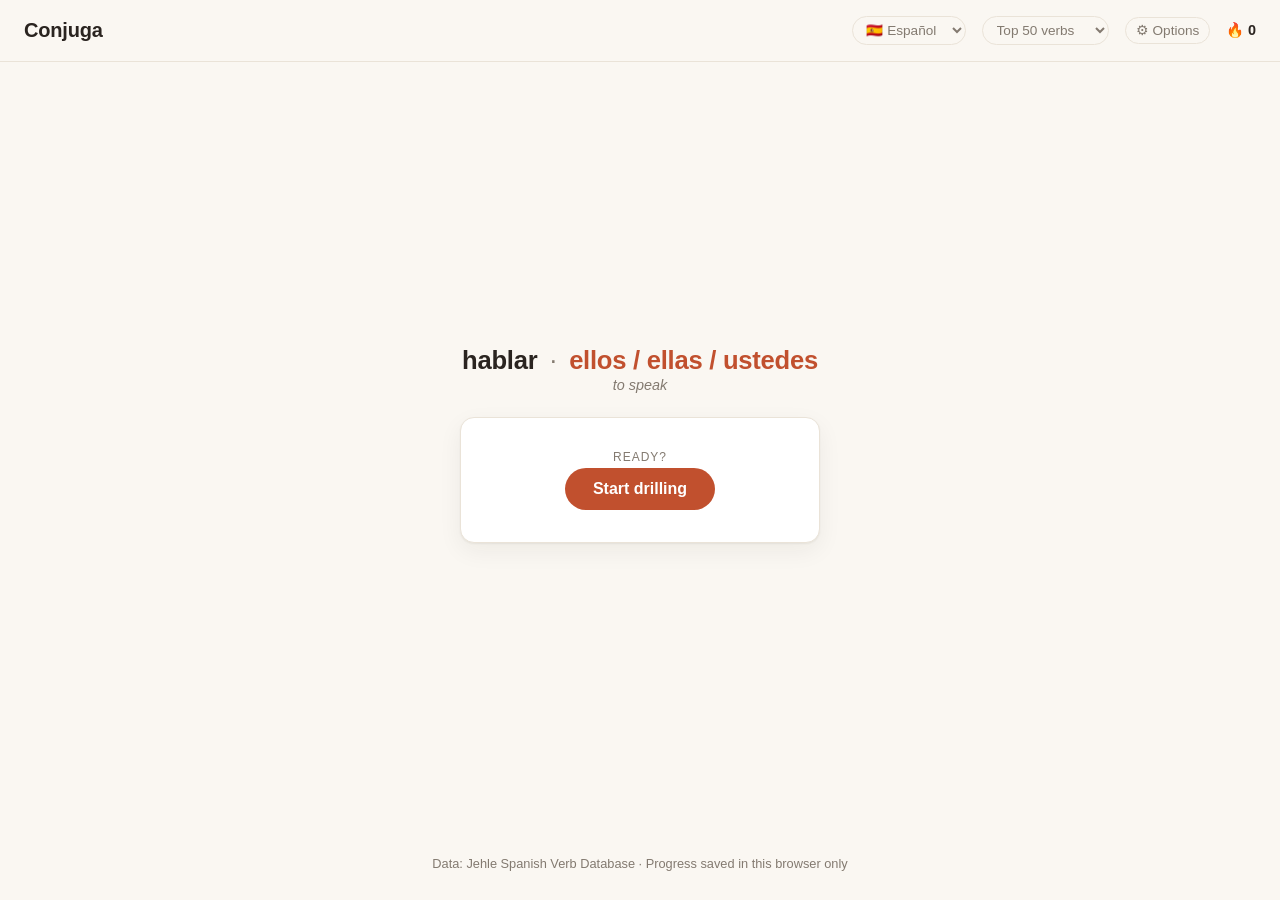
<file: conjuga-standalone.html>
<!DOCTYPE html>
<html lang="en">
<head>
<meta charset="UTF-8">
<meta name="viewport" content="width=device-width, initial-scale=1.0">
<title>Conjuga — Spanish Verb Drill (sample)</title>
<style>
:root {
  --bg: #faf7f2;
  --card: #ffffff;
  --ink: #2a2420;
  --muted: #837a70;
  --accent: #c1502e;
  --accent-ink: #ffffff;
  --good: #2f7d4f;
  --bad: #c1402e;
  --border: #eae3d8;
  --radius: 14px;
  --shadow: 0 1px 2px rgba(40,30,20,0.06), 0 8px 24px rgba(40,30,20,0.06);
}

@media (prefers-color-scheme: dark) {
  :root {
    --bg: #1c1815;
    --card: #262019;
    --ink: #f1ebe2;
    --muted: #a89a89;
    --accent: #e08a5c;
    --accent-ink: #221a12;
    --good: #6fbf8b;
    --bad: #e0725c;
    --border: #3a3128;
    --shadow: 0 1px 2px rgba(0,0,0,0.3), 0 8px 24px rgba(0,0,0,0.3);
  }
}

* { box-sizing: border-box; }

body {
  margin: 0;
  font-family: -apple-system, "Segoe UI", Roboto, Helvetica, Arial, sans-serif;
  background: var(--bg);
  color: var(--ink);
  min-height: 100vh;
  min-height: 100dvh;
  display: flex;
  flex-direction: column;
}

.topbar {
  display: flex;
  align-items: center;
  justify-content: space-between;
  padding: 1rem 1.5rem;
  border-bottom: 1px solid var(--border);
}

.topbar h1 {
  font-size: 1.25rem;
  margin: 0;
  letter-spacing: -0.01em;
}

.topbar-controls {
  display: flex;
  flex-wrap: wrap;
  align-items: center;
  justify-content: flex-end;
  gap: 0.5rem 1rem;
  font-size: 0.9rem;
}

.strict-toggle {
  display: flex;
  align-items: center;
  gap: 0.4rem;
  color: var(--muted);
  cursor: pointer;
  user-select: none;
}

.lang-switch,
.tier-select,
.options-toggle {
  color: var(--muted);
  background: transparent;
  border: 1px solid var(--border);
  border-radius: 999px;
  padding: 0.3rem 0.6rem;
  font-size: 0.85rem;
  font-family: inherit;
  cursor: pointer;
}

.lang-switch:hover,
.tier-select:hover,
.options-toggle:hover {
  color: var(--accent);
  border-color: var(--accent);
}

/* Wrapping the toggle+panel in its own relative container means the panel is
   absolutely positioned and never affects the topbar's flex layout -- adding
   or removing toggles inside it (e.g. a future tense-selector) can never
   shift the language/verb-count controls next to it, which is the whole
   point of moving these here instead of listing them inline. */
.options-wrap {
  position: relative;
}

.options-panel {
  position: absolute;
  top: calc(100% + 8px);
  right: 0;
  z-index: 10;
  background: var(--card);
  border: 1px solid var(--border);
  border-radius: 10px;
  box-shadow: var(--shadow);
  padding: 0.75rem 1rem;
  display: flex;
  flex-direction: column;
  align-items: flex-start;
  gap: 0.6rem;
  min-width: 180px;
}

.streak {
  font-weight: 600;
}

main#app {
  flex: 1;
  display: flex;
  align-items: center;
  justify-content: center;
  padding: 1.5rem;
}

@media (max-width: 600px) {
  main#app {
    align-items: flex-start;
    /* Anchoring near the top (instead of vertically centering) means the
       keyboard shrinking the viewport doesn't re-center everything and
       cause a jump. The extra top padding leaves room for the feedback
       banner, which floats above the header. */
    padding-top: 4.5rem;
  }
}

.stage {
  width: 100%;
  display: flex;
  flex-direction: column;
  align-items: center;
  gap: 1.5rem;
}

.session-header {
  position: relative;
  z-index: 2;
  width: 100%;
  max-width: 360px;
  text-align: center;
}

.header-main {
  font-size: 1.6rem;
  font-weight: 700;
  letter-spacing: -0.01em;
}

.header-dot {
  color: var(--muted);
  font-weight: 400;
  margin: 0 0.35rem;
}

#headerPronoun {
  color: var(--accent);
}

.header-english {
  font-size: 0.9rem;
  font-style: italic;
  margin-top: 0.15rem;
}

.card-wrap {
  position: relative;
  z-index: 1;
  width: 100%;
  max-width: 360px;
}

.card {
  background: var(--card);
  border: 1px solid var(--border);
  border-radius: var(--radius);
  box-shadow: var(--shadow);
  padding: 2rem 1.75rem;
  width: 100%;
  text-align: center;
}

.card.enter {
  animation: card-enter 0.32s ease both;
}

@keyframes card-enter {
  from {
    opacity: 0;
    transform: translateY(10px) scale(0.98);
  }
  to {
    opacity: 1;
    transform: translateY(0) scale(1);
  }
}

.eyebrow {
  text-transform: uppercase;
  letter-spacing: 0.08em;
  font-size: 0.75rem;
  color: var(--muted);
  margin: 0 0 0.25rem;
}

.card h2 {
  margin: 0 0 1.25rem;
  font-size: 2rem;
}

.muted { color: var(--muted); }
.small { font-size: 0.8rem; }

button.primary {
  background: var(--accent);
  color: var(--accent-ink);
  border: none;
  border-radius: 999px;
  padding: 0.75rem 1.75rem;
  font-size: 1rem;
  font-weight: 600;
  cursor: pointer;
  transition: transform 0.08s ease;
}

button.primary:hover { transform: translateY(-1px); }
button.primary:active { transform: translateY(0); }

#tenseLabel {
  font-size: 1.1rem;
  font-weight: 700;
  color: var(--ink);
  letter-spacing: 0;
  margin-bottom: 1.5rem;
}

#answerForm {
  display: flex;
  flex-direction: column;
  gap: 0.75rem;
}

#answerInput {
  width: 100%;
  font-size: 1.25rem;
  padding: 0.75rem 1rem;
  border-radius: 10px;
  border: 1px solid var(--border);
  background: var(--bg);
  color: var(--ink);
  text-align: center;
}

#checkBtn {
  width: 100%;
}

#answerInput:focus {
  outline: 2px solid var(--accent);
  outline-offset: 1px;
}

.feedback {
  position: absolute;
  left: 0;
  right: 0;
  top: 0;
  z-index: 0;
  padding: 0.85rem 1rem;
  border-radius: 10px;
  font-size: 1rem;
  font-weight: 600;
  text-align: center;
  box-shadow: var(--shadow);
}

/* Rests translated up by its own height + a 12px gap, so it always clears
   the header regardless of the header's rendered height. Starts at
   translateY(0) — flush with (behind) the header, since the header has a
   higher z-index — then rises to its resting spot above it. */
.feedback:not(.hidden) {
  animation: feedback-in 0.32s ease both;
}

@keyframes feedback-in {
  from {
    opacity: 0;
    transform: translateY(0);
  }
  60% {
    opacity: 1;
  }
  to {
    opacity: 1;
    transform: translateY(calc(-100% - 12px));
  }
}

.feedback.correct {
  background: color-mix(in srgb, var(--good) 22%, var(--card));
  color: var(--good);
}

.feedback.incorrect {
  background: color-mix(in srgb, var(--bad) 22%, var(--card));
  color: var(--bad);
}

.feedback .correction {
  display: block;
  font-weight: 400;
  color: var(--muted);
  margin-top: 0.35rem;
  font-size: 0.9rem;
}

.progress-dots {
  display: flex;
  justify-content: center;
  gap: 0.4rem;
  margin-top: 1.5rem;
}

.dot {
  width: 9px;
  height: 9px;
  border-radius: 50%;
  background: var(--border);
}

.dot.done-correct { background: var(--good); }
.dot.done-incorrect { background: var(--bad); }
.dot.current { background: var(--accent); }

.hidden { display: none !important; }

footer {
  text-align: center;
  padding: 1rem;
}
</style>
</head>
<body>
  <header class="topbar">
    <h1>Conjuga</h1>
    <div class="topbar-controls">
      <select id="langSwitch" class="lang-switch" aria-label="Language">
        <option value="index.html" selected>🇪🇸 Español</option>
        <option value="index.fr.html">🇫🇷 Français</option>
        <option value="index.it.html">🇮🇹 Italiano</option>
      </select>
      <select id="verbListSize" class="tier-select" aria-label="Verb list size">
        <option value="20">Top 20 verbs</option>
        <option value="50" selected>Top 50 verbs</option>
        <option value="100">Top 100 verbs</option>
      </select>
      <div class="options-wrap">
        <button type="button" id="optionsToggle" class="options-toggle" aria-haspopup="true" aria-expanded="false">⚙ Options</button>
        <div id="optionsPanel" class="options-panel hidden">
          <label class="strict-toggle">
            <input type="checkbox" id="includeVosotros">
            Include vosotros
          </label>
          <label class="strict-toggle">
            <input type="checkbox" id="strictAccents">
            Strict accents
          </label>
          <!-- Future: tense-selection checkboxes go here. -->
        </div>
      </div>
      <span id="streak" class="streak" title="Current correct streak">🔥 0</span>
    </div>
  </header>

  <main id="app">
    <div class="stage">
      <div class="session-header">
        <div id="feedback" class="feedback hidden"></div>
        <div class="header-main">
          <span id="headerVerb"></span>
          <span class="header-dot">·</span>
          <span id="headerPronoun"></span>
        </div>
        <div id="headerEnglish" class="header-english muted"></div>
      </div>

      <div class="card-wrap">
        <section id="roundIntro" class="card">
          <p class="eyebrow">Ready?</p>
          <button id="startRoundBtn" class="primary">Start drilling</button>
        </section>

        <section id="drill" class="card hidden">
          <p class="eyebrow" id="tenseLabel">Presente</p>
          <form id="answerForm" autocomplete="off">
            <input id="answerInput" type="text" placeholder="Type the conjugation…" autocomplete="off" autocapitalize="off" spellcheck="false">
            <button type="submit" class="primary" id="checkBtn">Check</button>
          </form>
          <div class="progress-dots" id="progressDots"></div>
        </section>

        <section id="roundSummary" class="card hidden">
          <h2>Round complete</h2>
          <p id="summaryLine" class="muted"></p>
          <button id="nextRoundBtn" class="primary">Next verb</button>
        </section>
      </div>
    </div>
  </main>

  <footer>
    <p class="muted small">Data: Jehle Spanish Verb Database · Progress saved in this browser only</p>
  </footer>


<script>
window.EMBEDDED_VERB_DATA = {"generatedFrom":"fred-jehle-spanish-verbs (sample)","verbs":[{"infinitive":"ser","english":"to be","rank":1,"gerund":"siendo","participle":"sido","forms":{"Indicativo":{"Presente":{"1s":"soy","2s":"eres","3s":"es","1p":"somos","2p":"sois","3p":"son"},"Pretérito":{"1s":"fui","2s":"fuiste","3s":"fue","1p":"fuimos","2p":"fuisteis","3p":"fueron"},"Imperfecto":{"1s":"era","2s":"eras","3s":"era","1p":"éramos","2p":"erais","3p":"eran"},"Futuro":{"1s":"seré","2s":"serás","3s":"será","1p":"seremos","2p":"seréis","3p":"serán"},"Condicional":{"1s":"sería","2s":"serías","3s":"sería","1p":"seríamos","2p":"seríais","3p":"serían"}}}},{"infinitive":"estar","english":"to be","rank":2,"gerund":"estando","participle":"estado","forms":{"Indicativo":{"Presente":{"1s":"estoy","2s":"estás","3s":"está","1p":"estamos","2p":"estáis","3p":"están"},"Pretérito":{"1s":"estuve","2s":"estuviste","3s":"estuvo","1p":"estuvimos","2p":"estuvisteis","3p":"estuvieron"},"Imperfecto":{"1s":"estaba","2s":"estabas","3s":"estaba","1p":"estábamos","2p":"estabais","3p":"estaban"},"Futuro":{"1s":"estaré","2s":"estarás","3s":"estará","1p":"estaremos","2p":"estaréis","3p":"estarán"},"Condicional":{"1s":"estaría","2s":"estarías","3s":"estaría","1p":"estaríamos","2p":"estaríais","3p":"estarían"}}}},{"infinitive":"tener","english":"to have","rank":3,"gerund":"teniendo","participle":"tenido","forms":{"Indicativo":{"Presente":{"1s":"tengo","2s":"tienes","3s":"tiene","1p":"tenemos","2p":"tenéis","3p":"tienen"},"Pretérito":{"1s":"tuve","2s":"tuviste","3s":"tuvo","1p":"tuvimos","2p":"tuvisteis","3p":"tuvieron"},"Imperfecto":{"1s":"tenía","2s":"tenías","3s":"tenía","1p":"teníamos","2p":"teníais","3p":"tenían"},"Futuro":{"1s":"tendré","2s":"tendrás","3s":"tendrá","1p":"tendremos","2p":"tendréis","3p":"tendrán"},"Condicional":{"1s":"tendría","2s":"tendrías","3s":"tendría","1p":"tendríamos","2p":"tendríais","3p":"tendrían"}}}},{"infinitive":"hacer","english":"to do, make","rank":4,"gerund":"haciendo","participle":"hecho","forms":{"Indicativo":{"Presente":{"1s":"hago","2s":"haces","3s":"hace","1p":"hacemos","2p":"hacéis","3p":"hacen"},"Pretérito":{"1s":"hice","2s":"hiciste","3s":"hizo","1p":"hicimos","2p":"hicisteis","3p":"hicieron"},"Imperfecto":{"1s":"hacía","2s":"hacías","3s":"hacía","1p":"hacíamos","2p":"hacíais","3p":"hacían"},"Futuro":{"1s":"haré","2s":"harás","3s":"hará","1p":"haremos","2p":"haréis","3p":"harán"},"Condicional":{"1s":"haría","2s":"harías","3s":"haría","1p":"haríamos","2p":"haríais","3p":"harían"}}}},{"infinitive":"ir","english":"to go","rank":5,"gerund":"yendo","participle":"ido","forms":{"Indicativo":{"Presente":{"1s":"voy","2s":"vas","3s":"va","1p":"vamos","2p":"vais","3p":"van"},"Pretérito":{"1s":"fui","2s":"fuiste","3s":"fue","1p":"fuimos","2p":"fuisteis","3p":"fueron"},"Imperfecto":{"1s":"iba","2s":"ibas","3s":"iba","1p":"íbamos","2p":"ibais","3p":"iban"},"Futuro":{"1s":"iré","2s":"irás","3s":"irá","1p":"iremos","2p":"iréis","3p":"irán"},"Condicional":{"1s":"iría","2s":"irías","3s":"iría","1p":"iríamos","2p":"iríais","3p":"irían"}}}},{"infinitive":"poder","english":"to be able, can","rank":6,"gerund":"pudiendo","participle":"podido","forms":{"Indicativo":{"Presente":{"1s":"puedo","2s":"puedes","3s":"puede","1p":"podemos","2p":"podéis","3p":"pueden"},"Pretérito":{"1s":"pude","2s":"pudiste","3s":"pudo","1p":"pudimos","2p":"pudisteis","3p":"pudieron"},"Imperfecto":{"1s":"podía","2s":"podías","3s":"podía","1p":"podíamos","2p":"podíais","3p":"podían"},"Futuro":{"1s":"podré","2s":"podrás","3s":"podrá","1p":"podremos","2p":"podréis","3p":"podrán"},"Condicional":{"1s":"podría","2s":"podrías","3s":"podría","1p":"podríamos","2p":"podríais","3p":"podrían"}}}},{"infinitive":"decir","english":"to say, tell","rank":7,"gerund":"diciendo","participle":"dicho","forms":{"Indicativo":{"Presente":{"1s":"digo","2s":"dices","3s":"dice","1p":"decimos","2p":"decís","3p":"dicen"},"Pretérito":{"1s":"dije","2s":"dijiste","3s":"dijo","1p":"dijimos","2p":"dijisteis","3p":"dijeron"},"Imperfecto":{"1s":"decía","2s":"decías","3s":"decía","1p":"decíamos","2p":"decíais","3p":"decían"},"Futuro":{"1s":"diré","2s":"dirás","3s":"dirá","1p":"diremos","2p":"diréis","3p":"dirán"},"Condicional":{"1s":"diría","2s":"dirías","3s":"diría","1p":"diríamos","2p":"diríais","3p":"dirían"}}}},{"infinitive":"querer","english":"to want, love","rank":8,"gerund":"queriendo","participle":"querido","forms":{"Indicativo":{"Presente":{"1s":"quiero","2s":"quieres","3s":"quiere","1p":"queremos","2p":"queréis","3p":"quieren"},"Pretérito":{"1s":"quise","2s":"quisiste","3s":"quiso","1p":"quisimos","2p":"quisisteis","3p":"quisieron"},"Imperfecto":{"1s":"quería","2s":"querías","3s":"quería","1p":"queríamos","2p":"queríais","3p":"querían"},"Futuro":{"1s":"querré","2s":"querrás","3s":"querrá","1p":"querremos","2p":"querréis","3p":"querrán"},"Condicional":{"1s":"querría","2s":"querrías","3s":"querría","1p":"querríamos","2p":"querríais","3p":"querrían"}}}},{"infinitive":"hablar","english":"to speak","rank":9,"gerund":"hablando","participle":"hablado","forms":{"Indicativo":{"Presente":{"1s":"hablo","2s":"hablas","3s":"habla","1p":"hablamos","2p":"habláis","3p":"hablan"},"Pretérito":{"1s":"hablé","2s":"hablaste","3s":"habló","1p":"hablamos","2p":"hablasteis","3p":"hablaron"},"Imperfecto":{"1s":"hablaba","2s":"hablabas","3s":"hablaba","1p":"hablábamos","2p":"hablabais","3p":"hablaban"},"Futuro":{"1s":"hablaré","2s":"hablarás","3s":"hablará","1p":"hablaremos","2p":"hablaréis","3p":"hablarán"},"Condicional":{"1s":"hablaría","2s":"hablarías","3s":"hablaría","1p":"hablaríamos","2p":"hablaríais","3p":"hablarían"}}}},{"infinitive":"comer","english":"to eat","rank":10,"gerund":"comiendo","participle":"comido","forms":{"Indicativo":{"Presente":{"1s":"como","2s":"comes","3s":"come","1p":"comemos","2p":"coméis","3p":"comen"},"Pretérito":{"1s":"comí","2s":"comiste","3s":"comió","1p":"comimos","2p":"comisteis","3p":"comieron"},"Imperfecto":{"1s":"comía","2s":"comías","3s":"comía","1p":"comíamos","2p":"comíais","3p":"comían"},"Futuro":{"1s":"comeré","2s":"comerás","3s":"comerá","1p":"comeremos","2p":"comeréis","3p":"comerán"},"Condicional":{"1s":"comería","2s":"comerías","3s":"comería","1p":"comeríamos","2p":"comeríais","3p":"comerían"}}}},{"infinitive":"vivir","english":"to live","rank":11,"gerund":"viviendo","participle":"vivido","forms":{"Indicativo":{"Presente":{"1s":"vivo","2s":"vives","3s":"vive","1p":"vivimos","2p":"vivís","3p":"viven"},"Pretérito":{"1s":"viví","2s":"viviste","3s":"vivió","1p":"vivimos","2p":"vivisteis","3p":"vivieron"},"Imperfecto":{"1s":"vivía","2s":"vivías","3s":"vivía","1p":"vivíamos","2p":"vivíais","3p":"vivían"},"Futuro":{"1s":"viviré","2s":"vivirás","3s":"vivirá","1p":"viviremos","2p":"viviréis","3p":"vivirán"},"Condicional":{"1s":"viviría","2s":"vivirías","3s":"viviría","1p":"viviríamos","2p":"viviríais","3p":"vivirían"}}}},{"infinitive":"ver","english":"to see","rank":12,"gerund":"viendo","participle":"visto","forms":{"Indicativo":{"Presente":{"1s":"veo","2s":"ves","3s":"ve","1p":"vemos","2p":"veis","3p":"ven"},"Pretérito":{"1s":"vi","2s":"viste","3s":"vio","1p":"vimos","2p":"visteis","3p":"vieron"},"Imperfecto":{"1s":"veía","2s":"veías","3s":"veía","1p":"veíamos","2p":"veíais","3p":"veían"},"Futuro":{"1s":"veré","2s":"verás","3s":"verá","1p":"veremos","2p":"veréis","3p":"verán"},"Condicional":{"1s":"vería","2s":"verías","3s":"vería","1p":"veríamos","2p":"veríais","3p":"verían"}}}}]};
</script>
<script>
// Surfaces any uncaught error directly on the page as a visible banner.
// Without this, a script error on a device we can't attach devtools to
// (e.g. a phone) just looks like "nothing happens" with no way to diagnose it.
function showFatalError(message) {
  let banner = document.getElementById("fatalErrorBanner");
  if (!banner) {
    banner = document.createElement("div");
    banner.id = "fatalErrorBanner";
    banner.style.cssText =
      "position:fixed;top:0;left:0;right:0;background:#c1402e;color:#fff;" +
      "padding:0.75rem 1rem;font:13px/1.4 monospace;z-index:9999;white-space:pre-wrap;";
    document.body.prepend(banner);
  }
  banner.textContent = String(message);
}
window.addEventListener("error", (e) => {
  showFatalError(`${e.message} (${(e.filename || "").split("/").pop()}:${e.lineno})`);
});

const MASTERY_KEY = "conjuga_mastery_v1";
const STREAK_KEY = "conjuga_streak_v1";
const STRICT_KEY = "conjuga_strict_v1";
const VOSOTROS_KEY = "conjuga_vosotros_v1";
// Shared (not "conjuga_"-prefixed) across all language pages on purpose --
// it's a UI preference about how the drill behaves, not per-language data,
// so setting it once should carry over when switching languages.
const TIER_KEY = "verb_tier_v1";
const DEFAULT_TIER = 50;

// v1 drills the 5 simple indicative tenses only. The data file already holds
// every mood/tense in the source dataset, so widening this list later is a
// config change, not a data-pipeline change.
const ACTIVE_MOOD = "Indicativo";
const ACTIVE_TENSES = ["Presente", "Pretérito", "Imperfecto", "Futuro", "Condicional"];

// Gerund/participle don't conjugate by pronoun, so they're not part of the
// per-pronoun forms table — each verb just carries a single string for each,
// looked up directly off the verb object rather than through ACTIVE_MOOD.
const EXTRA_FORMS = [
  { key: "gerund", label: "Gerundio" },
  { key: "participle", label: "Participio" },
];
const TOTAL_STEPS = ACTIVE_TENSES.length + EXTRA_FORMS.length;

const PRONOUNS = [
  { key: "1s", label: "yo" },
  { key: "2s", label: "tú" },
  { key: "3s", label: "él / ella / usted" },
  { key: "1p", label: "nosotros" },
  { key: "2p", label: "vosotros" },
  { key: "3p", label: "ellos / ellas / ustedes" },
];

// Vowel-accent folding only — ñ is a distinct letter, not a decoration, so it
// must never fold to "n" even in lenient mode.
const ACCENT_FOLD = { á: "a", é: "e", í: "i", ó: "o", ú: "u", ü: "u" };
function foldAccents(s) {
  return s.replace(/[áéíóúü]/g, (c) => ACCENT_FOLD[c]);
}

// Some browsers block localStorage entirely on file:// origins (the
// standalone build is opened by double-clicking, not served), so every
// access is wrapped rather than left to throw.
function safeGet(key) {
  try {
    return localStorage.getItem(key);
  } catch {
    return null;
  }
}
function safeSet(key, value) {
  try {
    localStorage.setItem(key, value);
  } catch {
    // progress just won't persist this session
  }
}

function loadMastery() {
  try {
    return JSON.parse(safeGet(MASTERY_KEY)) || {};
  } catch {
    return {};
  }
}
function saveMastery(m) {
  safeSet(MASTERY_KEY, JSON.stringify(m));
}
function recordResult(infinitive, correct) {
  const m = loadMastery();
  const entry = m[infinitive] || { correct: 0, incorrect: 0 };
  if (correct) entry.correct++;
  else entry.incorrect++;
  m[infinitive] = entry;
  saveMastery(m);
}

function getStreak() {
  return parseInt(safeGet(STREAK_KEY) || "0", 10);
}
function setStreak(n) {
  safeSet(STREAK_KEY, String(n));
  document.getElementById("streak").textContent = `🔥 ${n}`;
}

let allVerbs = [];
let verbs = []; // allVerbs filtered down to the selected tier size
let round = null; // { verb, pronoun, tenseIndex, correctCount }
let waitingToAdvance = false;

const els = {
  headerVerb: document.getElementById("headerVerb"),
  headerPronoun: document.getElementById("headerPronoun"),
  headerEnglish: document.getElementById("headerEnglish"),
  startRoundBtn: document.getElementById("startRoundBtn"),
  roundIntro: document.getElementById("roundIntro"),
  drill: document.getElementById("drill"),
  tenseLabel: document.getElementById("tenseLabel"),
  answerForm: document.getElementById("answerForm"),
  answerInput: document.getElementById("answerInput"),
  feedback: document.getElementById("feedback"),
  progressDots: document.getElementById("progressDots"),
  roundSummary: document.getElementById("roundSummary"),
  summaryLine: document.getElementById("summaryLine"),
  nextRoundBtn: document.getElementById("nextRoundBtn"),
  strictAccents: document.getElementById("strictAccents"),
  includeVosotros: document.getElementById("includeVosotros"),
  checkBtn: document.getElementById("checkBtn"),
  langSwitch: document.getElementById("langSwitch"),
  verbListSize: document.getElementById("verbListSize"),
  optionsToggle: document.getElementById("optionsToggle"),
  optionsPanel: document.getElementById("optionsPanel"),
};

function closeOptionsPanel() {
  els.optionsPanel.classList.add("hidden");
  els.optionsToggle.setAttribute("aria-expanded", "false");
}

function applyTierSize() {
  const tier = parseInt(els.verbListSize.value, 10) || DEFAULT_TIER;
  verbs = allVerbs.filter((v) => v.rank <= tier);
}

function pickWeightedVerb(excludeInfinitive) {
  const mastery = loadMastery();
  const weights = verbs.map((v) => {
    const m = mastery[v.infinitive] || { correct: 0, incorrect: 0 };
    const total = m.correct + m.incorrect;
    const errorRate = total ? m.incorrect / total : 0.5;
    let w = 1 + errorRate * 4;
    if (v.infinitive === excludeInfinitive) w *= 0.15;
    return w;
  });
  const totalWeight = weights.reduce((a, b) => a + b, 0);
  let r = Math.random() * totalWeight;
  for (let i = 0; i < verbs.length; i++) {
    r -= weights[i];
    if (r <= 0) return verbs[i];
  }
  return verbs[verbs.length - 1];
}

function pickPronoun() {
  const pool = els.includeVosotros.checked ? PRONOUNS : PRONOUNS.filter((p) => p.key !== "2p");
  return pool[Math.floor(Math.random() * pool.length)];
}

function prepareRound() {
  const prevVerb = round ? round.verb.infinitive : null;
  const verb = pickWeightedVerb(prevVerb);
  const pronoun = pickPronoun();
  round = { verb, pronoun, tenseIndex: 0, correctCount: 0 };

  els.headerVerb.textContent = verb.infinitive;
  els.headerPronoun.textContent = pronoun.label;
  els.headerEnglish.textContent = verb.english;

  els.roundSummary.classList.add("hidden");
  els.drill.classList.add("hidden");
  els.roundIntro.classList.remove("hidden");
  playEnter(els.roundIntro);
}

function playEnter(el) {
  el.classList.remove("enter");
  void el.offsetWidth; // restart the CSS animation
  el.classList.add("enter");
}

function buildDots() {
  els.progressDots.innerHTML = "";
  for (let i = 0; i < TOTAL_STEPS; i++) {
    const dot = document.createElement("span");
    dot.className = "dot";
    els.progressDots.appendChild(dot);
  }
}

function updateDot(index, state) {
  const dot = els.progressDots.children[index];
  dot.classList.remove("current", "done-correct", "done-incorrect");
  dot.classList.add(state);
}

function startRound() {
  els.roundIntro.classList.add("hidden");
  els.drill.classList.remove("hidden");
  buildDots();
  showCurrentTense();
  playEnter(els.drill);
}

function showCurrentTense() {
  const idx = round.tenseIndex;
  els.tenseLabel.textContent =
    idx < ACTIVE_TENSES.length ? ACTIVE_TENSES[idx] : EXTRA_FORMS[idx - ACTIVE_TENSES.length].label;
  els.feedback.classList.add("hidden");
  els.feedback.innerHTML = "";
  els.answerInput.value = "";
  els.answerInput.readOnly = false;
  els.answerInput.focus();
  els.checkBtn.textContent = "Check";
  updateDot(round.tenseIndex, "current");
  waitingToAdvance = false;
}

function checkAnswer(userInput, correctForm, strict) {
  const rawUser = userInput.trim().toLowerCase();
  const rawCorrect = correctForm.trim().toLowerCase();
  if (rawUser === rawCorrect) return { correct: true, accentPerfect: true };
  if (strict) return { correct: false, accentPerfect: false };
  if (foldAccents(rawUser) === foldAccents(rawCorrect)) {
    return { correct: true, accentPerfect: false };
  }
  return { correct: false, accentPerfect: false };
}

function submitAnswer() {
  const idx = round.tenseIndex;
  const isExtra = idx >= ACTIVE_TENSES.length;
  const correctForm = isExtra
    ? round.verb[EXTRA_FORMS[idx - ACTIVE_TENSES.length].key]
    : round.verb.forms[ACTIVE_MOOD][ACTIVE_TENSES[idx]][round.pronoun.key];
  const strict = els.strictAccents.checked;
  const result = checkAnswer(els.answerInput.value, correctForm, strict);

  recordResult(round.verb.infinitive, result.correct);
  setStreak(result.correct ? getStreak() + 1 : 0);

  els.feedback.classList.remove("hidden", "correct", "incorrect");
  if (result.correct && result.accentPerfect) {
    els.feedback.classList.add("correct");
    els.feedback.textContent = "¡Correcto!";
  } else if (result.correct) {
    els.feedback.classList.add("correct");
    els.feedback.innerHTML = `¡Correcto! <span class="correction">Watch the accent: ${correctForm}</span>`;
  } else {
    els.feedback.classList.add("incorrect");
    const hint = isExtra ? correctForm : `${round.pronoun.label} → ${correctForm}`;
    els.feedback.innerHTML = `Not quite <span class="correction">${hint}</span>`;
  }

  updateDot(idx, result.correct ? "done-correct" : "done-incorrect");
  if (result.correct) round.correctCount++;

  els.answerInput.readOnly = true;
  const isLast = idx >= TOTAL_STEPS - 1;
  els.checkBtn.textContent = isLast ? "See results" : "Next tense →";
  waitingToAdvance = true;
}

function advance() {
  round.tenseIndex++;
  if (round.tenseIndex >= TOTAL_STEPS) {
    finishRound();
  } else {
    showCurrentTense();
  }
}

function finishRound() {
  els.drill.classList.add("hidden");
  els.roundSummary.classList.remove("hidden");
  els.summaryLine.textContent = `${round.correctCount} / ${TOTAL_STEPS} correct for "${round.verb.infinitive}"`;
  playEnter(els.roundSummary);
}

els.startRoundBtn.addEventListener("click", startRound);
els.nextRoundBtn.addEventListener("click", () => {
  prepareRound();
});

// Neither button lives in a form, so Enter doesn't reach them by default.
// preventDefault() here also stops a focused button's own native Enter->click
// from firing a second time on top of this (the exact double-fire bug the
// drill screen's Enter handling had earlier).
document.addEventListener("keydown", (e) => {
  if (e.key === "Escape") {
    closeOptionsPanel();
    return;
  }
  if (e.key !== "Enter") return;
  if (!els.roundIntro.classList.contains("hidden")) {
    e.preventDefault();
    startRound();
  } else if (!els.roundSummary.classList.contains("hidden")) {
    e.preventDefault();
    prepareRound();
  }
});

els.optionsToggle.addEventListener("click", (e) => {
  e.stopPropagation();
  const isOpen = !els.optionsPanel.classList.contains("hidden");
  els.optionsPanel.classList.toggle("hidden");
  els.optionsToggle.setAttribute("aria-expanded", String(!isOpen));
});

// Click-outside-to-close. Clicks on the toggle button itself are handled by
// its own listener above (with stopPropagation), so this only ever sees
// clicks that should close the panel.
document.addEventListener("click", (e) => {
  if (!els.optionsPanel.classList.contains("hidden") && !els.optionsPanel.contains(e.target)) {
    closeOptionsPanel();
  }
});

els.answerForm.addEventListener("submit", (e) => {
  e.preventDefault();
  if (waitingToAdvance) {
    advance();
  } else {
    submitAnswer();
  }
});

els.strictAccents.addEventListener("change", () => {
  safeSet(STRICT_KEY, els.strictAccents.checked ? "1" : "0");
});

els.includeVosotros.addEventListener("change", () => {
  safeSet(VOSOTROS_KEY, els.includeVosotros.checked ? "1" : "0");
  // Unchecking mid-round shouldn't leave a vosotros round active until it
  // happens to finish naturally -- reroll just the pronoun (same verb) so
  // the setting takes effect immediately. A finished round (summary showing)
  // is left alone; "Next verb" already picks fresh anyway.
  const roundInProgress = round && els.roundSummary.classList.contains("hidden");
  if (!els.includeVosotros.checked && roundInProgress && round.pronoun.key === "2p") {
    round.pronoun = pickPronoun();
    round.tenseIndex = 0;
    round.correctCount = 0;
    els.headerPronoun.textContent = round.pronoun.label;
    if (!els.drill.classList.contains("hidden")) {
      buildDots();
      showCurrentTense();
    }
  }
});

els.langSwitch.addEventListener("change", () => {
  window.location.href = els.langSwitch.value;
});

els.verbListSize.addEventListener("change", () => {
  safeSet(TIER_KEY, els.verbListSize.value);
  applyTierSize();
  // Only disrupt the current round if its verb actually fell out of the new
  // (possibly smaller) pool. Expanding the pool (e.g. 20 -> 100) never
  // invalidates the current selection, so it should stay exactly as-is --
  // no reason to jump to a different verb just because more became available.
  const verbStillValid = round && verbs.some((v) => v.infinitive === round.verb.infinitive);
  if (allVerbs.length && !verbStillValid) prepareRound();
});

function initWithData(data) {
  allVerbs = data.verbs;
  els.strictAccents.checked = safeGet(STRICT_KEY) === "1";
  els.includeVosotros.checked = safeGet(VOSOTROS_KEY) === "1";
  els.verbListSize.value = safeGet(TIER_KEY) || String(DEFAULT_TIER);
  applyTierSize();
  setStreak(getStreak());
  prepareRound();
}

// The standalone build sets window.EMBEDDED_VERB_DATA before this script
// runs, so it never needs fetch (which fails outright on file:// origins).
if (window.EMBEDDED_VERB_DATA) {
  initWithData(window.EMBEDDED_VERB_DATA);
} else {
  fetch("data/verbs.json")
    .then((r) => r.json())
    .then(initWithData)
    .catch((err) => {
      showFatalError("Couldn't load verb data: " + err.message);
      console.error(err);
    });
}

</script>
</body>
</html>
</file>
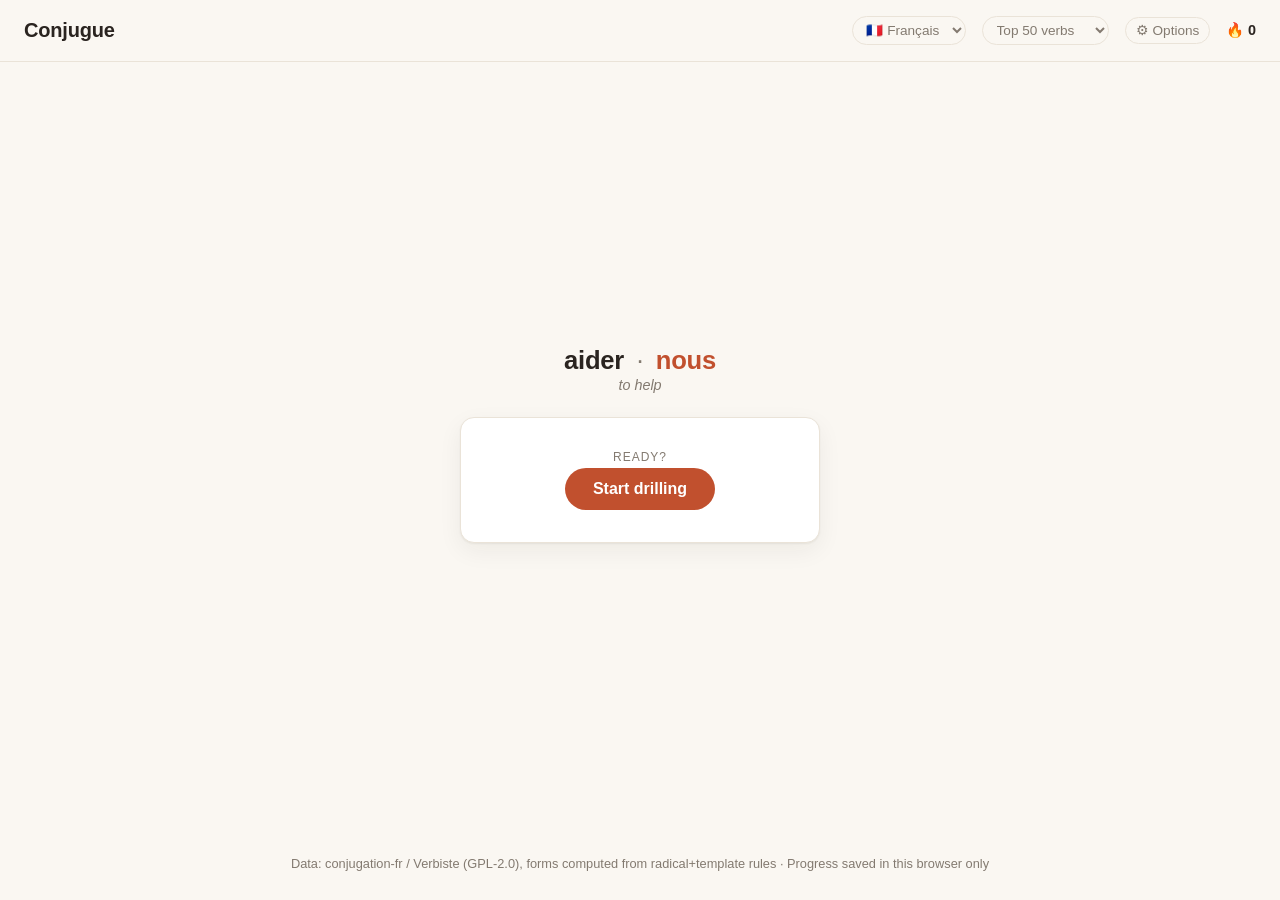
<file: conjugue-standalone.html>
<!DOCTYPE html>
<html lang="en">
<head>
<meta charset="UTF-8">
<meta name="viewport" content="width=device-width, initial-scale=1.0">
<title>Conjugue — French Verb Drill</title>
<style>
:root {
  --bg: #faf7f2;
  --card: #ffffff;
  --ink: #2a2420;
  --muted: #837a70;
  --accent: #c1502e;
  --accent-ink: #ffffff;
  --good: #2f7d4f;
  --bad: #c1402e;
  --border: #eae3d8;
  --radius: 14px;
  --shadow: 0 1px 2px rgba(40,30,20,0.06), 0 8px 24px rgba(40,30,20,0.06);
}

@media (prefers-color-scheme: dark) {
  :root {
    --bg: #1c1815;
    --card: #262019;
    --ink: #f1ebe2;
    --muted: #a89a89;
    --accent: #e08a5c;
    --accent-ink: #221a12;
    --good: #6fbf8b;
    --bad: #e0725c;
    --border: #3a3128;
    --shadow: 0 1px 2px rgba(0,0,0,0.3), 0 8px 24px rgba(0,0,0,0.3);
  }
}

* { box-sizing: border-box; }

body {
  margin: 0;
  font-family: -apple-system, "Segoe UI", Roboto, Helvetica, Arial, sans-serif;
  background: var(--bg);
  color: var(--ink);
  min-height: 100vh;
  min-height: 100dvh;
  display: flex;
  flex-direction: column;
}

.topbar {
  display: flex;
  align-items: center;
  justify-content: space-between;
  padding: 1rem 1.5rem;
  border-bottom: 1px solid var(--border);
}

.topbar h1 {
  font-size: 1.25rem;
  margin: 0;
  letter-spacing: -0.01em;
}

.topbar-controls {
  display: flex;
  flex-wrap: wrap;
  align-items: center;
  justify-content: flex-end;
  gap: 0.5rem 1rem;
  font-size: 0.9rem;
}

.strict-toggle {
  display: flex;
  align-items: center;
  gap: 0.4rem;
  color: var(--muted);
  cursor: pointer;
  user-select: none;
}

.lang-switch,
.tier-select,
.options-toggle {
  color: var(--muted);
  background: transparent;
  border: 1px solid var(--border);
  border-radius: 999px;
  padding: 0.3rem 0.6rem;
  font-size: 0.85rem;
  font-family: inherit;
  cursor: pointer;
}

.lang-switch:hover,
.tier-select:hover,
.options-toggle:hover {
  color: var(--accent);
  border-color: var(--accent);
}

/* Wrapping the toggle+panel in its own relative container means the panel is
   absolutely positioned and never affects the topbar's flex layout -- adding
   or removing toggles inside it (e.g. a future tense-selector) can never
   shift the language/verb-count controls next to it, which is the whole
   point of moving these here instead of listing them inline. */
.options-wrap {
  position: relative;
}

.options-panel {
  position: absolute;
  top: calc(100% + 8px);
  right: 0;
  z-index: 10;
  background: var(--card);
  border: 1px solid var(--border);
  border-radius: 10px;
  box-shadow: var(--shadow);
  padding: 0.75rem 1rem;
  display: flex;
  flex-direction: column;
  align-items: flex-start;
  gap: 0.6rem;
  min-width: 180px;
}

.streak {
  font-weight: 600;
}

main#app {
  flex: 1;
  display: flex;
  align-items: center;
  justify-content: center;
  padding: 1.5rem;
}

@media (max-width: 600px) {
  main#app {
    align-items: flex-start;
    /* Anchoring near the top (instead of vertically centering) means the
       keyboard shrinking the viewport doesn't re-center everything and
       cause a jump. The extra top padding leaves room for the feedback
       banner, which floats above the header. */
    padding-top: 4.5rem;
  }
}

.stage {
  width: 100%;
  display: flex;
  flex-direction: column;
  align-items: center;
  gap: 1.5rem;
}

.session-header {
  position: relative;
  z-index: 2;
  width: 100%;
  max-width: 360px;
  text-align: center;
}

.header-main {
  font-size: 1.6rem;
  font-weight: 700;
  letter-spacing: -0.01em;
}

.header-dot {
  color: var(--muted);
  font-weight: 400;
  margin: 0 0.35rem;
}

#headerPronoun {
  color: var(--accent);
}

.header-english {
  font-size: 0.9rem;
  font-style: italic;
  margin-top: 0.15rem;
}

.card-wrap {
  position: relative;
  z-index: 1;
  width: 100%;
  max-width: 360px;
}

.card {
  background: var(--card);
  border: 1px solid var(--border);
  border-radius: var(--radius);
  box-shadow: var(--shadow);
  padding: 2rem 1.75rem;
  width: 100%;
  text-align: center;
}

.card.enter {
  animation: card-enter 0.32s ease both;
}

@keyframes card-enter {
  from {
    opacity: 0;
    transform: translateY(10px) scale(0.98);
  }
  to {
    opacity: 1;
    transform: translateY(0) scale(1);
  }
}

.eyebrow {
  text-transform: uppercase;
  letter-spacing: 0.08em;
  font-size: 0.75rem;
  color: var(--muted);
  margin: 0 0 0.25rem;
}

.card h2 {
  margin: 0 0 1.25rem;
  font-size: 2rem;
}

.muted { color: var(--muted); }
.small { font-size: 0.8rem; }

button.primary {
  background: var(--accent);
  color: var(--accent-ink);
  border: none;
  border-radius: 999px;
  padding: 0.75rem 1.75rem;
  font-size: 1rem;
  font-weight: 600;
  cursor: pointer;
  transition: transform 0.08s ease;
}

button.primary:hover { transform: translateY(-1px); }
button.primary:active { transform: translateY(0); }

#tenseLabel {
  font-size: 1.1rem;
  font-weight: 700;
  color: var(--ink);
  letter-spacing: 0;
  margin-bottom: 1.5rem;
}

#answerForm {
  display: flex;
  flex-direction: column;
  gap: 0.75rem;
}

#answerInput {
  width: 100%;
  font-size: 1.25rem;
  padding: 0.75rem 1rem;
  border-radius: 10px;
  border: 1px solid var(--border);
  background: var(--bg);
  color: var(--ink);
  text-align: center;
}

#checkBtn {
  width: 100%;
}

#answerInput:focus {
  outline: 2px solid var(--accent);
  outline-offset: 1px;
}

.feedback {
  position: absolute;
  left: 0;
  right: 0;
  top: 0;
  z-index: 0;
  padding: 0.85rem 1rem;
  border-radius: 10px;
  font-size: 1rem;
  font-weight: 600;
  text-align: center;
  box-shadow: var(--shadow);
}

/* Rests translated up by its own height + a 12px gap, so it always clears
   the header regardless of the header's rendered height. Starts at
   translateY(0) — flush with (behind) the header, since the header has a
   higher z-index — then rises to its resting spot above it. */
.feedback:not(.hidden) {
  animation: feedback-in 0.32s ease both;
}

@keyframes feedback-in {
  from {
    opacity: 0;
    transform: translateY(0);
  }
  60% {
    opacity: 1;
  }
  to {
    opacity: 1;
    transform: translateY(calc(-100% - 12px));
  }
}

.feedback.correct {
  background: color-mix(in srgb, var(--good) 22%, var(--card));
  color: var(--good);
}

.feedback.incorrect {
  background: color-mix(in srgb, var(--bad) 22%, var(--card));
  color: var(--bad);
}

.feedback .correction {
  display: block;
  font-weight: 400;
  color: var(--muted);
  margin-top: 0.35rem;
  font-size: 0.9rem;
}

.progress-dots {
  display: flex;
  justify-content: center;
  gap: 0.4rem;
  margin-top: 1.5rem;
}

.dot {
  width: 9px;
  height: 9px;
  border-radius: 50%;
  background: var(--border);
}

.dot.done-correct { background: var(--good); }
.dot.done-incorrect { background: var(--bad); }
.dot.current { background: var(--accent); }

.hidden { display: none !important; }

footer {
  text-align: center;
  padding: 1rem;
}
</style>
</head>
<body>
  <header class="topbar">
    <h1>Conjugue</h1>
    <div class="topbar-controls">
      <select id="langSwitch" class="lang-switch" aria-label="Language">
        <option value="index.html">🇪🇸 Español</option>
        <option value="index.fr.html" selected>🇫🇷 Français</option>
        <option value="index.it.html">🇮🇹 Italiano</option>
      </select>
      <select id="verbListSize" class="tier-select" aria-label="Verb list size">
        <option value="20">Top 20 verbs</option>
        <option value="50" selected>Top 50 verbs</option>
        <option value="100">Top 100 verbs</option>
      </select>
      <div class="options-wrap">
        <button type="button" id="optionsToggle" class="options-toggle" aria-haspopup="true" aria-expanded="false">⚙ Options</button>
        <div id="optionsPanel" class="options-panel hidden">
          <label class="strict-toggle">
            <input type="checkbox" id="strictAccents">
            Strict accents
          </label>
          <!-- Future: tense-selection checkboxes go here. -->
        </div>
      </div>
      <span id="streak" class="streak" title="Current correct streak">🔥 0</span>
    </div>
  </header>

  <main id="app">
    <div class="stage">
      <div class="session-header">
        <div id="feedback" class="feedback hidden"></div>
        <div class="header-main">
          <span id="headerVerb"></span>
          <span class="header-dot">·</span>
          <span id="headerPronoun"></span>
        </div>
        <div id="headerEnglish" class="header-english muted"></div>
      </div>

      <div class="card-wrap">
        <section id="roundIntro" class="card">
          <p class="eyebrow">Ready?</p>
          <button id="startRoundBtn" class="primary">Start drilling</button>
        </section>

        <section id="drill" class="card hidden">
          <p class="eyebrow" id="tenseLabel">Présent</p>
          <form id="answerForm" autocomplete="off">
            <input id="answerInput" type="text" placeholder="Type the conjugation…" autocomplete="off" autocapitalize="off" spellcheck="false">
            <button type="submit" class="primary" id="checkBtn">Check</button>
          </form>
          <div class="progress-dots" id="progressDots"></div>
        </section>

        <section id="roundSummary" class="card hidden">
          <h2>Round complete</h2>
          <p id="summaryLine" class="muted"></p>
          <button id="nextRoundBtn" class="primary">Next verb</button>
        </section>
      </div>
    </div>
  </main>

  <footer>
    <p class="muted small">Data: conjugation-fr / Verbiste (GPL-2.0), forms computed from radical+template rules · Progress saved in this browser only</p>
  </footer>


<script>
window.EMBEDDED_VERB_DATA = {"generatedFrom":"conjugation-fr (Verbiste-derived, GPL-2.0) - forms computed from radical+template rules; ranked by summed inflected-form frequency from hermitdave/FrequencyWords (OpenSubtitles-derived, CC BY-SA 4.0)","verbs":[{"infinitive":"être","english":"to be","rank":1,"gerund":"étant","participle":"été","forms":{"Indicatif":{"Présent":{"1s":"suis","2s":"es","3s":"est","1p":"sommes","2p":"êtes","3p":"sont"},"Imparfait":{"1s":"étais","2s":"étais","3s":"était","1p":"étions","2p":"étiez","3p":"étaient"},"Futur":{"1s":"serai","2s":"seras","3s":"sera","1p":"serons","2p":"serez","3p":"seront"},"Conditionnel":{"1s":"serais","2s":"serais","3s":"serait","1p":"serions","2p":"seriez","3p":"seraient"},"Passé composé":{"1s":"ai été","2s":"as été","3s":"a été","1p":"avons été","2p":"avez été","3p":"ont été"}}}},{"infinitive":"avoir","english":"to have","rank":2,"gerund":"ayant","participle":"eu","forms":{"Indicatif":{"Présent":{"1s":"ai","2s":"as","3s":"a","1p":"avons","2p":"avez","3p":"ont"},"Imparfait":{"1s":"avais","2s":"avais","3s":"avait","1p":"avions","2p":"aviez","3p":"avaient"},"Futur":{"1s":"aurai","2s":"auras","3s":"aura","1p":"aurons","2p":"aurez","3p":"auront"},"Conditionnel":{"1s":"aurais","2s":"aurais","3s":"aurait","1p":"aurions","2p":"auriez","3p":"auraient"},"Passé composé":{"1s":"ai eu","2s":"as eu","3s":"a eu","1p":"avons eu","2p":"avez eu","3p":"ont eu"}}}},{"infinitive":"faire","english":"to do, make","rank":3,"gerund":"faisant","participle":"fait","forms":{"Indicatif":{"Présent":{"1s":"fais","2s":"fais","3s":"fait","1p":"faisons","2p":"faites","3p":"font"},"Imparfait":{"1s":"faisais","2s":"faisais","3s":"faisait","1p":"faisions","2p":"faisiez","3p":"faisaient"},"Futur":{"1s":"ferai","2s":"feras","3s":"fera","1p":"ferons","2p":"ferez","3p":"feront"},"Conditionnel":{"1s":"ferais","2s":"ferais","3s":"ferait","1p":"ferions","2p":"feriez","3p":"feraient"},"Passé composé":{"1s":"ai fait","2s":"as fait","3s":"a fait","1p":"avons fait","2p":"avez fait","3p":"ont fait"}}}},{"infinitive":"aller","english":"to go","rank":4,"gerund":"allant","participle":"allé","forms":{"Indicatif":{"Présent":{"1s":"vais","2s":"vas","3s":"va","1p":"allons","2p":"allez","3p":"vont"},"Imparfait":{"1s":"allais","2s":"allais","3s":"allait","1p":"allions","2p":"alliez","3p":"allaient"},"Futur":{"1s":"irai","2s":"iras","3s":"ira","1p":"irons","2p":"irez","3p":"iront"},"Conditionnel":{"1s":"irais","2s":"irais","3s":"irait","1p":"irions","2p":"iriez","3p":"iraient"},"Passé composé":{"1s":"suis allé","2s":"es allé","3s":"est allé","1p":"sommes allés","2p":"êtes allés","3p":"sont allés"}}}},{"infinitive":"dire","english":"to say, tell","rank":5,"gerund":"disant","participle":"dit","forms":{"Indicatif":{"Présent":{"1s":"dis","2s":"dis","3s":"dit","1p":"disons","2p":"dites","3p":"disent"},"Imparfait":{"1s":"disais","2s":"disais","3s":"disait","1p":"disions","2p":"disiez","3p":"disaient"},"Futur":{"1s":"dirai","2s":"diras","3s":"dira","1p":"dirons","2p":"direz","3p":"diront"},"Conditionnel":{"1s":"dirais","2s":"dirais","3s":"dirait","1p":"dirions","2p":"diriez","3p":"diraient"},"Passé composé":{"1s":"ai dit","2s":"as dit","3s":"a dit","1p":"avons dit","2p":"avez dit","3p":"ont dit"}}}},{"infinitive":"pouvoir","english":"to be able to, can","rank":6,"gerund":"pouvant","participle":"pu","forms":{"Indicatif":{"Présent":{"1s":"peux","2s":"peux","3s":"peut","1p":"pouvons","2p":"pouvez","3p":"peuvent"},"Imparfait":{"1s":"pouvais","2s":"pouvais","3s":"pouvait","1p":"pouvions","2p":"pouviez","3p":"pouvaient"},"Futur":{"1s":"pourrai","2s":"pourras","3s":"pourra","1p":"pourrons","2p":"pourrez","3p":"pourront"},"Conditionnel":{"1s":"pourrais","2s":"pourrais","3s":"pourrait","1p":"pourrions","2p":"pourriez","3p":"pourraient"},"Passé composé":{"1s":"ai pu","2s":"as pu","3s":"a pu","1p":"avons pu","2p":"avez pu","3p":"ont pu"}}}},{"infinitive":"vouloir","english":"to want","rank":7,"gerund":"voulant","participle":"voulu","forms":{"Indicatif":{"Présent":{"1s":"veux","2s":"veux","3s":"veut","1p":"voulons","2p":"voulez","3p":"veulent"},"Imparfait":{"1s":"voulais","2s":"voulais","3s":"voulait","1p":"voulions","2p":"vouliez","3p":"voulaient"},"Futur":{"1s":"voudrai","2s":"voudras","3s":"voudra","1p":"voudrons","2p":"voudrez","3p":"voudront"},"Conditionnel":{"1s":"voudrais","2s":"voudrais","3s":"voudrait","1p":"voudrions","2p":"voudriez","3p":"voudraient"},"Passé composé":{"1s":"ai voulu","2s":"as voulu","3s":"a voulu","1p":"avons voulu","2p":"avez voulu","3p":"ont voulu"}}}},{"infinitive":"savoir","english":"to know (a fact)","rank":8,"gerund":"sachant","participle":"su","forms":{"Indicatif":{"Présent":{"1s":"sais","2s":"sais","3s":"sait","1p":"savons","2p":"savez","3p":"savent"},"Imparfait":{"1s":"savais","2s":"savais","3s":"savait","1p":"savions","2p":"saviez","3p":"savaient"},"Futur":{"1s":"saurai","2s":"sauras","3s":"saura","1p":"saurons","2p":"saurez","3p":"sauront"},"Conditionnel":{"1s":"saurais","2s":"saurais","3s":"saurait","1p":"saurions","2p":"sauriez","3p":"sauraient"},"Passé composé":{"1s":"ai su","2s":"as su","3s":"a su","1p":"avons su","2p":"avez su","3p":"ont su"}}}},{"infinitive":"devoir","english":"to have to, must","rank":9,"gerund":"devant","participle":"dû","forms":{"Indicatif":{"Présent":{"1s":"dois","2s":"dois","3s":"doit","1p":"devons","2p":"devez","3p":"doivent"},"Imparfait":{"1s":"devais","2s":"devais","3s":"devait","1p":"devions","2p":"deviez","3p":"devaient"},"Futur":{"1s":"devrai","2s":"devras","3s":"devra","1p":"devrons","2p":"devrez","3p":"devront"},"Conditionnel":{"1s":"devrais","2s":"devrais","3s":"devrait","1p":"devrions","2p":"devriez","3p":"devraient"},"Passé composé":{"1s":"ai dû","2s":"as dû","3s":"a dû","1p":"avons dû","2p":"avez dû","3p":"ont dû"}}}},{"infinitive":"voir","english":"to see","rank":10,"gerund":"voyant","participle":"vu","forms":{"Indicatif":{"Présent":{"1s":"vois","2s":"vois","3s":"voit","1p":"voyons","2p":"voyez","3p":"voient"},"Imparfait":{"1s":"voyais","2s":"voyais","3s":"voyait","1p":"voyions","2p":"voyiez","3p":"voyaient"},"Futur":{"1s":"verrai","2s":"verras","3s":"verra","1p":"verrons","2p":"verrez","3p":"verront"},"Conditionnel":{"1s":"verrais","2s":"verrais","3s":"verrait","1p":"verrions","2p":"verriez","3p":"verraient"},"Passé composé":{"1s":"ai vu","2s":"as vu","3s":"a vu","1p":"avons vu","2p":"avez vu","3p":"ont vu"}}}},{"infinitive":"venir","english":"to come","rank":11,"gerund":"venant","participle":"venu","forms":{"Indicatif":{"Présent":{"1s":"viens","2s":"viens","3s":"vient","1p":"venons","2p":"venez","3p":"viennent"},"Imparfait":{"1s":"venais","2s":"venais","3s":"venait","1p":"venions","2p":"veniez","3p":"venaient"},"Futur":{"1s":"viendrai","2s":"viendras","3s":"viendra","1p":"viendrons","2p":"viendrez","3p":"viendront"},"Conditionnel":{"1s":"viendrais","2s":"viendrais","3s":"viendrait","1p":"viendrions","2p":"viendriez","3p":"viendraient"},"Passé composé":{"1s":"suis venu","2s":"es venu","3s":"est venu","1p":"sommes venus","2p":"êtes venus","3p":"sont venus"}}}},{"infinitive":"penser","english":"to think","rank":12,"gerund":"pensant","participle":"pensé","forms":{"Indicatif":{"Présent":{"1s":"pense","2s":"penses","3s":"pense","1p":"pensons","2p":"pensez","3p":"pensent"},"Imparfait":{"1s":"pensais","2s":"pensais","3s":"pensait","1p":"pensions","2p":"pensiez","3p":"pensaient"},"Futur":{"1s":"penserai","2s":"penseras","3s":"pensera","1p":"penserons","2p":"penserez","3p":"penseront"},"Conditionnel":{"1s":"penserais","2s":"penserais","3s":"penserait","1p":"penserions","2p":"penseriez","3p":"penseraient"},"Passé composé":{"1s":"ai pensé","2s":"as pensé","3s":"a pensé","1p":"avons pensé","2p":"avez pensé","3p":"ont pensé"}}}},{"infinitive":"aimer","english":"to like, love","rank":13,"gerund":"aimant","participle":"aimé","forms":{"Indicatif":{"Présent":{"1s":"aime","2s":"aimes","3s":"aime","1p":"aimons","2p":"aimez","3p":"aiment"},"Imparfait":{"1s":"aimais","2s":"aimais","3s":"aimait","1p":"aimions","2p":"aimiez","3p":"aimaient"},"Futur":{"1s":"aimerai","2s":"aimeras","3s":"aimera","1p":"aimerons","2p":"aimerez","3p":"aimeront"},"Conditionnel":{"1s":"aimerais","2s":"aimerais","3s":"aimerait","1p":"aimerions","2p":"aimeriez","3p":"aimeraient"},"Passé composé":{"1s":"ai aimé","2s":"as aimé","3s":"a aimé","1p":"avons aimé","2p":"avez aimé","3p":"ont aimé"}}}},{"infinitive":"croire","english":"to believe","rank":14,"gerund":"croyant","participle":"cru","forms":{"Indicatif":{"Présent":{"1s":"crois","2s":"crois","3s":"croit","1p":"croyons","2p":"croyez","3p":"croient"},"Imparfait":{"1s":"croyais","2s":"croyais","3s":"croyait","1p":"croyions","2p":"croyiez","3p":"croyaient"},"Futur":{"1s":"croirai","2s":"croiras","3s":"croira","1p":"croirons","2p":"croirez","3p":"croiront"},"Conditionnel":{"1s":"croirais","2s":"croirais","3s":"croirait","1p":"croirions","2p":"croiriez","3p":"croiraient"},"Passé composé":{"1s":"ai cru","2s":"as cru","3s":"a cru","1p":"avons cru","2p":"avez cru","3p":"ont cru"}}}},{"infinitive":"parler","english":"to speak","rank":15,"gerund":"parlant","participle":"parlé","forms":{"Indicatif":{"Présent":{"1s":"parle","2s":"parles","3s":"parle","1p":"parlons","2p":"parlez","3p":"parlent"},"Imparfait":{"1s":"parlais","2s":"parlais","3s":"parlait","1p":"parlions","2p":"parliez","3p":"parlaient"},"Futur":{"1s":"parlerai","2s":"parleras","3s":"parlera","1p":"parlerons","2p":"parlerez","3p":"parleront"},"Conditionnel":{"1s":"parlerais","2s":"parlerais","3s":"parlerait","1p":"parlerions","2p":"parleriez","3p":"parleraient"},"Passé composé":{"1s":"ai parlé","2s":"as parlé","3s":"a parlé","1p":"avons parlé","2p":"avez parlé","3p":"ont parlé"}}}},{"infinitive":"prendre","english":"to take","rank":16,"gerund":"prenant","participle":"pris","forms":{"Indicatif":{"Présent":{"1s":"prends","2s":"prends","3s":"prend","1p":"prenons","2p":"prenez","3p":"prennent"},"Imparfait":{"1s":"prenais","2s":"prenais","3s":"prenait","1p":"prenions","2p":"preniez","3p":"prenaient"},"Futur":{"1s":"prendrai","2s":"prendras","3s":"prendra","1p":"prendrons","2p":"prendrez","3p":"prendront"},"Conditionnel":{"1s":"prendrais","2s":"prendrais","3s":"prendrait","1p":"prendrions","2p":"prendriez","3p":"prendraient"},"Passé composé":{"1s":"ai pris","2s":"as pris","3s":"a pris","1p":"avons pris","2p":"avez pris","3p":"ont pris"}}}},{"infinitive":"passer","english":"to pass, spend (time)","rank":17,"gerund":"passant","participle":"passé","forms":{"Indicatif":{"Présent":{"1s":"passe","2s":"passes","3s":"passe","1p":"passons","2p":"passez","3p":"passent"},"Imparfait":{"1s":"passais","2s":"passais","3s":"passait","1p":"passions","2p":"passiez","3p":"passaient"},"Futur":{"1s":"passerai","2s":"passeras","3s":"passera","1p":"passerons","2p":"passerez","3p":"passeront"},"Conditionnel":{"1s":"passerais","2s":"passerais","3s":"passerait","1p":"passerions","2p":"passeriez","3p":"passeraient"},"Passé composé":{"1s":"ai passé","2s":"as passé","3s":"a passé","1p":"avons passé","2p":"avez passé","3p":"ont passé"}}}},{"infinitive":"attendre","english":"to wait for","rank":18,"gerund":"attendant","participle":"attendu","forms":{"Indicatif":{"Présent":{"1s":"attends","2s":"attends","3s":"attend","1p":"attendons","2p":"attendez","3p":"attendent"},"Imparfait":{"1s":"attendais","2s":"attendais","3s":"attendait","1p":"attendions","2p":"attendiez","3p":"attendaient"},"Futur":{"1s":"attendrai","2s":"attendras","3s":"attendra","1p":"attendrons","2p":"attendrez","3p":"attendront"},"Conditionnel":{"1s":"attendrais","2s":"attendrais","3s":"attendrait","1p":"attendrions","2p":"attendriez","3p":"attendraient"},"Passé composé":{"1s":"ai attendu","2s":"as attendu","3s":"a attendu","1p":"avons attendu","2p":"avez attendu","3p":"ont attendu"}}}},{"infinitive":"arriver","english":"to arrive","rank":19,"gerund":"arrivant","participle":"arrivé","forms":{"Indicatif":{"Présent":{"1s":"arrive","2s":"arrives","3s":"arrive","1p":"arrivons","2p":"arrivez","3p":"arrivent"},"Imparfait":{"1s":"arrivais","2s":"arrivais","3s":"arrivait","1p":"arrivions","2p":"arriviez","3p":"arrivaient"},"Futur":{"1s":"arriverai","2s":"arriveras","3s":"arrivera","1p":"arriverons","2p":"arriverez","3p":"arriveront"},"Conditionnel":{"1s":"arriverais","2s":"arriverais","3s":"arriverait","1p":"arriverions","2p":"arriveriez","3p":"arriveraient"},"Passé composé":{"1s":"suis arrivé","2s":"es arrivé","3s":"est arrivé","1p":"sommes arrivés","2p":"êtes arrivés","3p":"sont arrivés"}}}},{"infinitive":"trouver","english":"to find","rank":20,"gerund":"trouvant","participle":"trouvé","forms":{"Indicatif":{"Présent":{"1s":"trouve","2s":"trouves","3s":"trouve","1p":"trouvons","2p":"trouvez","3p":"trouvent"},"Imparfait":{"1s":"trouvais","2s":"trouvais","3s":"trouvait","1p":"trouvions","2p":"trouviez","3p":"trouvaient"},"Futur":{"1s":"trouverai","2s":"trouveras","3s":"trouvera","1p":"trouverons","2p":"trouverez","3p":"trouveront"},"Conditionnel":{"1s":"trouverais","2s":"trouverais","3s":"trouverait","1p":"trouverions","2p":"trouveriez","3p":"trouveraient"},"Passé composé":{"1s":"ai trouvé","2s":"as trouvé","3s":"a trouvé","1p":"avons trouvé","2p":"avez trouvé","3p":"ont trouvé"}}}},{"infinitive":"rester","english":"to stay, remain","rank":21,"gerund":"restant","participle":"resté","forms":{"Indicatif":{"Présent":{"1s":"reste","2s":"restes","3s":"reste","1p":"restons","2p":"restez","3p":"restent"},"Imparfait":{"1s":"restais","2s":"restais","3s":"restait","1p":"restions","2p":"restiez","3p":"restaient"},"Futur":{"1s":"resterai","2s":"resteras","3s":"restera","1p":"resterons","2p":"resterez","3p":"resteront"},"Conditionnel":{"1s":"resterais","2s":"resterais","3s":"resterait","1p":"resterions","2p":"resteriez","3p":"resteraient"},"Passé composé":{"1s":"suis resté","2s":"es resté","3s":"est resté","1p":"sommes restés","2p":"êtes restés","3p":"sont restés"}}}},{"infinitive":"regarder","english":"to watch, look at","rank":22,"gerund":"regardant","participle":"regardé","forms":{"Indicatif":{"Présent":{"1s":"regarde","2s":"regardes","3s":"regarde","1p":"regardons","2p":"regardez","3p":"regardent"},"Imparfait":{"1s":"regardais","2s":"regardais","3s":"regardait","1p":"regardions","2p":"regardiez","3p":"regardaient"},"Futur":{"1s":"regarderai","2s":"regarderas","3s":"regardera","1p":"regarderons","2p":"regarderez","3p":"regarderont"},"Conditionnel":{"1s":"regarderais","2s":"regarderais","3s":"regarderait","1p":"regarderions","2p":"regarderiez","3p":"regarderaient"},"Passé composé":{"1s":"ai regardé","2s":"as regardé","3s":"a regardé","1p":"avons regardé","2p":"avez regardé","3p":"ont regardé"}}}},{"infinitive":"partir","english":"to leave, depart","rank":23,"gerund":"partant","participle":"parti","forms":{"Indicatif":{"Présent":{"1s":"pars","2s":"pars","3s":"part","1p":"partons","2p":"partez","3p":"partent"},"Imparfait":{"1s":"partais","2s":"partais","3s":"partait","1p":"partions","2p":"partiez","3p":"partaient"},"Futur":{"1s":"partirai","2s":"partiras","3s":"partira","1p":"partirons","2p":"partirez","3p":"partiront"},"Conditionnel":{"1s":"partirais","2s":"partirais","3s":"partirait","1p":"partirions","2p":"partiriez","3p":"partiraient"},"Passé composé":{"1s":"suis parti","2s":"es parti","3s":"est parti","1p":"sommes partis","2p":"êtes partis","3p":"sont partis"}}}},{"infinitive":"laisser","english":"to let, leave","rank":24,"gerund":"laissant","participle":"laissé","forms":{"Indicatif":{"Présent":{"1s":"laisse","2s":"laisses","3s":"laisse","1p":"laissons","2p":"laissez","3p":"laissent"},"Imparfait":{"1s":"laissais","2s":"laissais","3s":"laissait","1p":"laissions","2p":"laissiez","3p":"laissaient"},"Futur":{"1s":"laisserai","2s":"laisseras","3s":"laissera","1p":"laisserons","2p":"laisserez","3p":"laisseront"},"Conditionnel":{"1s":"laisserais","2s":"laisserais","3s":"laisserait","1p":"laisserions","2p":"laisseriez","3p":"laisseraient"},"Passé composé":{"1s":"ai laissé","2s":"as laissé","3s":"a laissé","1p":"avons laissé","2p":"avez laissé","3p":"ont laissé"}}}},{"infinitive":"demander","english":"to ask for","rank":25,"gerund":"demandant","participle":"demandé","forms":{"Indicatif":{"Présent":{"1s":"demande","2s":"demandes","3s":"demande","1p":"demandons","2p":"demandez","3p":"demandent"},"Imparfait":{"1s":"demandais","2s":"demandais","3s":"demandait","1p":"demandions","2p":"demandiez","3p":"demandaient"},"Futur":{"1s":"demanderai","2s":"demanderas","3s":"demandera","1p":"demanderons","2p":"demanderez","3p":"demanderont"},"Conditionnel":{"1s":"demanderais","2s":"demanderais","3s":"demanderait","1p":"demanderions","2p":"demanderiez","3p":"demanderaient"},"Passé composé":{"1s":"ai demandé","2s":"as demandé","3s":"a demandé","1p":"avons demandé","2p":"avez demandé","3p":"ont demandé"}}}},{"infinitive":"comprendre","english":"to understand","rank":26,"gerund":"comprenant","participle":"compris","forms":{"Indicatif":{"Présent":{"1s":"comprends","2s":"comprends","3s":"comprend","1p":"comprenons","2p":"comprenez","3p":"comprennent"},"Imparfait":{"1s":"comprenais","2s":"comprenais","3s":"comprenait","1p":"comprenions","2p":"compreniez","3p":"comprenaient"},"Futur":{"1s":"comprendrai","2s":"comprendras","3s":"comprendra","1p":"comprendrons","2p":"comprendrez","3p":"comprendront"},"Conditionnel":{"1s":"comprendrais","2s":"comprendrais","3s":"comprendrait","1p":"comprendrions","2p":"comprendriez","3p":"comprendraient"},"Passé composé":{"1s":"ai compris","2s":"as compris","3s":"a compris","1p":"avons compris","2p":"avez compris","3p":"ont compris"}}}},{"infinitive":"aider","english":"to help","rank":27,"gerund":"aidant","participle":"aidé","forms":{"Indicatif":{"Présent":{"1s":"aide","2s":"aides","3s":"aide","1p":"aidons","2p":"aidez","3p":"aident"},"Imparfait":{"1s":"aidais","2s":"aidais","3s":"aidait","1p":"aidions","2p":"aidiez","3p":"aidaient"},"Futur":{"1s":"aiderai","2s":"aideras","3s":"aidera","1p":"aiderons","2p":"aiderez","3p":"aideront"},"Conditionnel":{"1s":"aiderais","2s":"aiderais","3s":"aiderait","1p":"aiderions","2p":"aideriez","3p":"aideraient"},"Passé composé":{"1s":"ai aidé","2s":"as aidé","3s":"a aidé","1p":"avons aidé","2p":"avez aidé","3p":"ont aidé"}}}},{"infinitive":"entrer","english":"to enter","rank":28,"gerund":"entrant","participle":"entré","forms":{"Indicatif":{"Présent":{"1s":"entre","2s":"entres","3s":"entre","1p":"entrons","2p":"entrez","3p":"entrent"},"Imparfait":{"1s":"entrais","2s":"entrais","3s":"entrait","1p":"entrions","2p":"entriez","3p":"entraient"},"Futur":{"1s":"entrerai","2s":"entreras","3s":"entrera","1p":"entrerons","2p":"entrerez","3p":"entreront"},"Conditionnel":{"1s":"entrerais","2s":"entrerais","3s":"entrerait","1p":"entrerions","2p":"entreriez","3p":"entreraient"},"Passé composé":{"1s":"suis entré","2s":"es entré","3s":"est entré","1p":"sommes entrés","2p":"êtes entrés","3p":"sont entrés"}}}},{"infinitive":"connaître","english":"to know (a person/place)","rank":29,"gerund":"connaissant","participle":"connu","forms":{"Indicatif":{"Présent":{"1s":"connais","2s":"connais","3s":"connaît","1p":"connaissons","2p":"connaissez","3p":"connaissent"},"Imparfait":{"1s":"connaissais","2s":"connaissais","3s":"connaissait","1p":"connaissions","2p":"connaissiez","3p":"connaissaient"},"Futur":{"1s":"connaîtrai","2s":"connaîtras","3s":"connaîtra","1p":"connaîtrons","2p":"connaîtrez","3p":"connaîtront"},"Conditionnel":{"1s":"connaîtrais","2s":"connaîtrais","3s":"connaîtrait","1p":"connaîtrions","2p":"connaîtriez","3p":"connaîtraient"},"Passé composé":{"1s":"ai connu","2s":"as connu","3s":"a connu","1p":"avons connu","2p":"avez connu","3p":"ont connu"}}}},{"infinitive":"donner","english":"to give","rank":30,"gerund":"donnant","participle":"donné","forms":{"Indicatif":{"Présent":{"1s":"donne","2s":"donnes","3s":"donne","1p":"donnons","2p":"donnez","3p":"donnent"},"Imparfait":{"1s":"donnais","2s":"donnais","3s":"donnait","1p":"donnions","2p":"donniez","3p":"donnaient"},"Futur":{"1s":"donnerai","2s":"donneras","3s":"donnera","1p":"donnerons","2p":"donnerez","3p":"donneront"},"Conditionnel":{"1s":"donnerais","2s":"donnerais","3s":"donnerait","1p":"donnerions","2p":"donneriez","3p":"donneraient"},"Passé composé":{"1s":"ai donné","2s":"as donné","3s":"a donné","1p":"avons donné","2p":"avez donné","3p":"ont donné"}}}},{"infinitive":"mourir","english":"to die","rank":31,"gerund":"mourant","participle":"mort","forms":{"Indicatif":{"Présent":{"1s":"meurs","2s":"meurs","3s":"meurt","1p":"mourons","2p":"mourez","3p":"meurent"},"Imparfait":{"1s":"mourais","2s":"mourais","3s":"mourait","1p":"mourions","2p":"mouriez","3p":"mouraient"},"Futur":{"1s":"mourrai","2s":"mourras","3s":"mourra","1p":"mourrons","2p":"mourrez","3p":"mourront"},"Conditionnel":{"1s":"mourrais","2s":"mourrais","3s":"mourrait","1p":"mourrions","2p":"mourriez","3p":"mourraient"},"Passé composé":{"1s":"suis mort","2s":"es mort","3s":"est mort","1p":"sommes morts","2p":"êtes morts","3p":"sont morts"}}}},{"infinitive":"sentir","english":"to feel, smell","rank":32,"gerund":"sentant","participle":"senti","forms":{"Indicatif":{"Présent":{"1s":"sens","2s":"sens","3s":"sent","1p":"sentons","2p":"sentez","3p":"sentent"},"Imparfait":{"1s":"sentais","2s":"sentais","3s":"sentait","1p":"sentions","2p":"sentiez","3p":"sentaient"},"Futur":{"1s":"sentirai","2s":"sentiras","3s":"sentira","1p":"sentirons","2p":"sentirez","3p":"sentiront"},"Conditionnel":{"1s":"sentirais","2s":"sentirais","3s":"sentirait","1p":"sentirions","2p":"sentiriez","3p":"sentiraient"},"Passé composé":{"1s":"ai senti","2s":"as senti","3s":"a senti","1p":"avons senti","2p":"avez senti","3p":"ont senti"}}}},{"infinitive":"sortir","english":"to go out, leave","rank":33,"gerund":"sortant","participle":"sorti","forms":{"Indicatif":{"Présent":{"1s":"sors","2s":"sors","3s":"sort","1p":"sortons","2p":"sortez","3p":"sortent"},"Imparfait":{"1s":"sortais","2s":"sortais","3s":"sortait","1p":"sortions","2p":"sortiez","3p":"sortaient"},"Futur":{"1s":"sortirai","2s":"sortiras","3s":"sortira","1p":"sortirons","2p":"sortirez","3p":"sortiront"},"Conditionnel":{"1s":"sortirais","2s":"sortirais","3s":"sortirait","1p":"sortirions","2p":"sortiriez","3p":"sortiraient"},"Passé composé":{"1s":"suis sorti","2s":"es sorti","3s":"est sorti","1p":"sommes sortis","2p":"êtes sortis","3p":"sont sortis"}}}},{"infinitive":"mettre","english":"to put, place","rank":34,"gerund":"mettant","participle":"mis","forms":{"Indicatif":{"Présent":{"1s":"mets","2s":"mets","3s":"met","1p":"mettons","2p":"mettez","3p":"mettent"},"Imparfait":{"1s":"mettais","2s":"mettais","3s":"mettait","1p":"mettions","2p":"mettiez","3p":"mettaient"},"Futur":{"1s":"mettrai","2s":"mettras","3s":"mettra","1p":"mettrons","2p":"mettrez","3p":"mettront"},"Conditionnel":{"1s":"mettrais","2s":"mettrais","3s":"mettrait","1p":"mettrions","2p":"mettriez","3p":"mettraient"},"Passé composé":{"1s":"ai mis","2s":"as mis","3s":"a mis","1p":"avons mis","2p":"avez mis","3p":"ont mis"}}}},{"infinitive":"porter","english":"to carry, wear","rank":35,"gerund":"portant","participle":"porté","forms":{"Indicatif":{"Présent":{"1s":"porte","2s":"portes","3s":"porte","1p":"portons","2p":"portez","3p":"portent"},"Imparfait":{"1s":"portais","2s":"portais","3s":"portait","1p":"portions","2p":"portiez","3p":"portaient"},"Futur":{"1s":"porterai","2s":"porteras","3s":"portera","1p":"porterons","2p":"porterez","3p":"porteront"},"Conditionnel":{"1s":"porterais","2s":"porterais","3s":"porterait","1p":"porterions","2p":"porteriez","3p":"porteraient"},"Passé composé":{"1s":"ai porté","2s":"as porté","3s":"a porté","1p":"avons porté","2p":"avez porté","3p":"ont porté"}}}},{"infinitive":"tenir","english":"to hold","rank":36,"gerund":"tenant","participle":"tenu","forms":{"Indicatif":{"Présent":{"1s":"tiens","2s":"tiens","3s":"tient","1p":"tenons","2p":"tenez","3p":"tiennent"},"Imparfait":{"1s":"tenais","2s":"tenais","3s":"tenait","1p":"tenions","2p":"teniez","3p":"tenaient"},"Futur":{"1s":"tiendrai","2s":"tiendras","3s":"tiendra","1p":"tiendrons","2p":"tiendrez","3p":"tiendront"},"Conditionnel":{"1s":"tiendrais","2s":"tiendrais","3s":"tiendrait","1p":"tiendrions","2p":"tiendriez","3p":"tiendraient"},"Passé composé":{"1s":"ai tenu","2s":"as tenu","3s":"a tenu","1p":"avons tenu","2p":"avez tenu","3p":"ont tenu"}}}},{"infinitive":"entendre","english":"to hear","rank":37,"gerund":"entendant","participle":"entendu","forms":{"Indicatif":{"Présent":{"1s":"entends","2s":"entends","3s":"entend","1p":"entendons","2p":"entendez","3p":"entendent"},"Imparfait":{"1s":"entendais","2s":"entendais","3s":"entendait","1p":"entendions","2p":"entendiez","3p":"entendaient"},"Futur":{"1s":"entendrai","2s":"entendras","3s":"entendra","1p":"entendrons","2p":"entendrez","3p":"entendront"},"Conditionnel":{"1s":"entendrais","2s":"entendrais","3s":"entendrait","1p":"entendrions","2p":"entendriez","3p":"entendraient"},"Passé composé":{"1s":"ai entendu","2s":"as entendu","3s":"a entendu","1p":"avons entendu","2p":"avez entendu","3p":"ont entendu"}}}},{"infinitive":"écouter","english":"to listen","rank":38,"gerund":"écoutant","participle":"écouté","forms":{"Indicatif":{"Présent":{"1s":"écoute","2s":"écoutes","3s":"écoute","1p":"écoutons","2p":"écoutez","3p":"écoutent"},"Imparfait":{"1s":"écoutais","2s":"écoutais","3s":"écoutait","1p":"écoutions","2p":"écoutiez","3p":"écoutaient"},"Futur":{"1s":"écouterai","2s":"écouteras","3s":"écoutera","1p":"écouterons","2p":"écouterez","3p":"écouteront"},"Conditionnel":{"1s":"écouterais","2s":"écouterais","3s":"écouterait","1p":"écouterions","2p":"écouteriez","3p":"écouteraient"},"Passé composé":{"1s":"ai écouté","2s":"as écouté","3s":"a écouté","1p":"avons écouté","2p":"avez écouté","3p":"ont écouté"}}}},{"infinitive":"chercher","english":"to look for","rank":39,"gerund":"cherchant","participle":"cherché","forms":{"Indicatif":{"Présent":{"1s":"cherche","2s":"cherches","3s":"cherche","1p":"cherchons","2p":"cherchez","3p":"cherchent"},"Imparfait":{"1s":"cherchais","2s":"cherchais","3s":"cherchait","1p":"cherchions","2p":"cherchiez","3p":"cherchaient"},"Futur":{"1s":"chercherai","2s":"chercheras","3s":"cherchera","1p":"chercherons","2p":"chercherez","3p":"chercheront"},"Conditionnel":{"1s":"chercherais","2s":"chercherais","3s":"chercherait","1p":"chercherions","2p":"chercheriez","3p":"chercheraient"},"Passé composé":{"1s":"ai cherché","2s":"as cherché","3s":"a cherché","1p":"avons cherché","2p":"avez cherché","3p":"ont cherché"}}}},{"infinitive":"jouer","english":"to play","rank":40,"gerund":"jouant","participle":"joué","forms":{"Indicatif":{"Présent":{"1s":"joue","2s":"joues","3s":"joue","1p":"jouons","2p":"jouez","3p":"jouent"},"Imparfait":{"1s":"jouais","2s":"jouais","3s":"jouait","1p":"jouions","2p":"jouiez","3p":"jouaient"},"Futur":{"1s":"jouerai","2s":"joueras","3s":"jouera","1p":"jouerons","2p":"jouerez","3p":"joueront"},"Conditionnel":{"1s":"jouerais","2s":"jouerais","3s":"jouerait","1p":"jouerions","2p":"joueriez","3p":"joueraient"},"Passé composé":{"1s":"ai joué","2s":"as joué","3s":"a joué","1p":"avons joué","2p":"avez joué","3p":"ont joué"}}}},{"infinitive":"travailler","english":"to work","rank":41,"gerund":"travaillant","participle":"travaillé","forms":{"Indicatif":{"Présent":{"1s":"travaille","2s":"travailles","3s":"travaille","1p":"travaillons","2p":"travaillez","3p":"travaillent"},"Imparfait":{"1s":"travaillais","2s":"travaillais","3s":"travaillait","1p":"travaillions","2p":"travailliez","3p":"travaillaient"},"Futur":{"1s":"travaillerai","2s":"travailleras","3s":"travaillera","1p":"travaillerons","2p":"travaillerez","3p":"travailleront"},"Conditionnel":{"1s":"travaillerais","2s":"travaillerais","3s":"travaillerait","1p":"travaillerions","2p":"travailleriez","3p":"travailleraient"},"Passé composé":{"1s":"ai travaillé","2s":"as travaillé","3s":"a travaillé","1p":"avons travaillé","2p":"avez travaillé","3p":"ont travaillé"}}}},{"infinitive":"revenir","english":"to come back","rank":42,"gerund":"revenant","participle":"revenu","forms":{"Indicatif":{"Présent":{"1s":"reviens","2s":"reviens","3s":"revient","1p":"revenons","2p":"revenez","3p":"reviennent"},"Imparfait":{"1s":"revenais","2s":"revenais","3s":"revenait","1p":"revenions","2p":"reveniez","3p":"revenaient"},"Futur":{"1s":"reviendrai","2s":"reviendras","3s":"reviendra","1p":"reviendrons","2p":"reviendrez","3p":"reviendront"},"Conditionnel":{"1s":"reviendrais","2s":"reviendrais","3s":"reviendrait","1p":"reviendrions","2p":"reviendriez","3p":"reviendraient"},"Passé composé":{"1s":"suis revenu","2s":"es revenu","3s":"est revenu","1p":"sommes revenus","2p":"êtes revenus","3p":"sont revenus"}}}},{"infinitive":"commencer","english":"to begin","rank":43,"gerund":"commençant","participle":"commencé","forms":{"Indicatif":{"Présent":{"1s":"commence","2s":"commences","3s":"commence","1p":"commençons","2p":"commencez","3p":"commencent"},"Imparfait":{"1s":"commençais","2s":"commençais","3s":"commençait","1p":"commencions","2p":"commenciez","3p":"commençaient"},"Futur":{"1s":"commencerai","2s":"commenceras","3s":"commencera","1p":"commencerons","2p":"commencerez","3p":"commenceront"},"Conditionnel":{"1s":"commencerais","2s":"commencerais","3s":"commencerait","1p":"commencerions","2p":"commenceriez","3p":"commenceraient"},"Passé composé":{"1s":"ai commencé","2s":"as commencé","3s":"a commencé","1p":"avons commencé","2p":"avez commencé","3p":"ont commencé"}}}},{"infinitive":"vivre","english":"to live","rank":44,"gerund":"vivant","participle":"vécu","forms":{"Indicatif":{"Présent":{"1s":"vis","2s":"vis","3s":"vit","1p":"vivons","2p":"vivez","3p":"vivent"},"Imparfait":{"1s":"vivais","2s":"vivais","3s":"vivait","1p":"vivions","2p":"viviez","3p":"vivaient"},"Futur":{"1s":"vivrai","2s":"vivras","3s":"vivra","1p":"vivrons","2p":"vivrez","3p":"vivront"},"Conditionnel":{"1s":"vivrais","2s":"vivrais","3s":"vivrait","1p":"vivrions","2p":"vivriez","3p":"vivraient"},"Passé composé":{"1s":"ai vécu","2s":"as vécu","3s":"a vécu","1p":"avons vécu","2p":"avez vécu","3p":"ont vécu"}}}},{"infinitive":"courir","english":"to run","rank":45,"gerund":"courant","participle":"couru","forms":{"Indicatif":{"Présent":{"1s":"cours","2s":"cours","3s":"court","1p":"courons","2p":"courez","3p":"courent"},"Imparfait":{"1s":"courais","2s":"courais","3s":"courait","1p":"courions","2p":"couriez","3p":"couraient"},"Futur":{"1s":"courrai","2s":"courras","3s":"courra","1p":"courrons","2p":"courrez","3p":"courront"},"Conditionnel":{"1s":"courrais","2s":"courrais","3s":"courrait","1p":"courrions","2p":"courriez","3p":"courraient"},"Passé composé":{"1s":"ai couru","2s":"as couru","3s":"a couru","1p":"avons couru","2p":"avez couru","3p":"ont couru"}}}},{"infinitive":"perdre","english":"to lose","rank":46,"gerund":"perdant","participle":"perdu","forms":{"Indicatif":{"Présent":{"1s":"perds","2s":"perds","3s":"perd","1p":"perdons","2p":"perdez","3p":"perdent"},"Imparfait":{"1s":"perdais","2s":"perdais","3s":"perdait","1p":"perdions","2p":"perdiez","3p":"perdaient"},"Futur":{"1s":"perdrai","2s":"perdras","3s":"perdra","1p":"perdrons","2p":"perdrez","3p":"perdront"},"Conditionnel":{"1s":"perdrais","2s":"perdrais","3s":"perdrait","1p":"perdrions","2p":"perdriez","3p":"perdraient"},"Passé composé":{"1s":"ai perdu","2s":"as perdu","3s":"a perdu","1p":"avons perdu","2p":"avez perdu","3p":"ont perdu"}}}},{"infinitive":"rentrer","english":"to go back in, get home","rank":47,"gerund":"rentrant","participle":"rentré","forms":{"Indicatif":{"Présent":{"1s":"rentre","2s":"rentres","3s":"rentre","1p":"rentrons","2p":"rentrez","3p":"rentrent"},"Imparfait":{"1s":"rentrais","2s":"rentrais","3s":"rentrait","1p":"rentrions","2p":"rentriez","3p":"rentraient"},"Futur":{"1s":"rentrerai","2s":"rentreras","3s":"rentrera","1p":"rentrerons","2p":"rentrerez","3p":"rentreront"},"Conditionnel":{"1s":"rentrerais","2s":"rentrerais","3s":"rentrerait","1p":"rentrerions","2p":"rentreriez","3p":"rentreraient"},"Passé composé":{"1s":"suis rentré","2s":"es rentré","3s":"est rentré","1p":"sommes rentrés","2p":"êtes rentrés","3p":"sont rentrés"}}}},{"infinitive":"finir","english":"to finish","rank":48,"gerund":"finissant","participle":"fini","forms":{"Indicatif":{"Présent":{"1s":"finis","2s":"finis","3s":"finit","1p":"finissons","2p":"finissez","3p":"finissent"},"Imparfait":{"1s":"finissais","2s":"finissais","3s":"finissait","1p":"finissions","2p":"finissiez","3p":"finissaient"},"Futur":{"1s":"finirai","2s":"finiras","3s":"finira","1p":"finirons","2p":"finirez","3p":"finiront"},"Conditionnel":{"1s":"finirais","2s":"finirais","3s":"finirait","1p":"finirions","2p":"finiriez","3p":"finiraient"},"Passé composé":{"1s":"ai fini","2s":"as fini","3s":"a fini","1p":"avons fini","2p":"avez fini","3p":"ont fini"}}}},{"infinitive":"oublier","english":"to forget","rank":49,"gerund":"oubliant","participle":"oublié","forms":{"Indicatif":{"Présent":{"1s":"oublie","2s":"oublies","3s":"oublie","1p":"oublions","2p":"oubliez","3p":"oublient"},"Imparfait":{"1s":"oubliais","2s":"oubliais","3s":"oubliait","1p":"oubliions","2p":"oubliiez","3p":"oubliaient"},"Futur":{"1s":"oublierai","2s":"oublieras","3s":"oubliera","1p":"oublierons","2p":"oublierez","3p":"oublieront"},"Conditionnel":{"1s":"oublierais","2s":"oublierais","3s":"oublierait","1p":"oublierions","2p":"oublieriez","3p":"oublieraient"},"Passé composé":{"1s":"ai oublié","2s":"as oublié","3s":"a oublié","1p":"avons oublié","2p":"avez oublié","3p":"ont oublié"}}}},{"infinitive":"changer","english":"to change","rank":50,"gerund":"changeant","participle":"changé","forms":{"Indicatif":{"Présent":{"1s":"change","2s":"changes","3s":"change","1p":"changeons","2p":"changez","3p":"changent"},"Imparfait":{"1s":"changeais","2s":"changeais","3s":"changeait","1p":"changions","2p":"changiez","3p":"changeaient"},"Futur":{"1s":"changerai","2s":"changeras","3s":"changera","1p":"changerons","2p":"changerez","3p":"changeront"},"Conditionnel":{"1s":"changerais","2s":"changerais","3s":"changerait","1p":"changerions","2p":"changeriez","3p":"changeraient"},"Passé composé":{"1s":"ai changé","2s":"as changé","3s":"a changé","1p":"avons changé","2p":"avez changé","3p":"ont changé"}}}},{"infinitive":"sembler","english":"to seem","rank":51,"gerund":"semblant","participle":"semblé","forms":{"Indicatif":{"Présent":{"1s":"semble","2s":"sembles","3s":"semble","1p":"semblons","2p":"semblez","3p":"semblent"},"Imparfait":{"1s":"semblais","2s":"semblais","3s":"semblait","1p":"semblions","2p":"sembliez","3p":"semblaient"},"Futur":{"1s":"semblerai","2s":"sembleras","3s":"semblera","1p":"semblerons","2p":"semblerez","3p":"sembleront"},"Conditionnel":{"1s":"semblerais","2s":"semblerais","3s":"semblerait","1p":"semblerions","2p":"sembleriez","3p":"sembleraient"},"Passé composé":{"1s":"ai semblé","2s":"as semblé","3s":"a semblé","1p":"avons semblé","2p":"avez semblé","3p":"ont semblé"}}}},{"infinitive":"boire","english":"to drink","rank":52,"gerund":"buvant","participle":"bu","forms":{"Indicatif":{"Présent":{"1s":"bois","2s":"bois","3s":"boit","1p":"buvons","2p":"buvez","3p":"boivent"},"Imparfait":{"1s":"buvais","2s":"buvais","3s":"buvait","1p":"buvions","2p":"buviez","3p":"buvaient"},"Futur":{"1s":"boirai","2s":"boiras","3s":"boira","1p":"boirons","2p":"boirez","3p":"boiront"},"Conditionnel":{"1s":"boirais","2s":"boirais","3s":"boirait","1p":"boirions","2p":"boiriez","3p":"boiraient"},"Passé composé":{"1s":"ai bu","2s":"as bu","3s":"a bu","1p":"avons bu","2p":"avez bu","3p":"ont bu"}}}},{"infinitive":"manger","english":"to eat","rank":53,"gerund":"mangeant","participle":"mangé","forms":{"Indicatif":{"Présent":{"1s":"mange","2s":"manges","3s":"mange","1p":"mangeons","2p":"mangez","3p":"mangent"},"Imparfait":{"1s":"mangeais","2s":"mangeais","3s":"mangeait","1p":"mangions","2p":"mangiez","3p":"mangeaient"},"Futur":{"1s":"mangerai","2s":"mangeras","3s":"mangera","1p":"mangerons","2p":"mangerez","3p":"mangeront"},"Conditionnel":{"1s":"mangerais","2s":"mangerais","3s":"mangerait","1p":"mangerions","2p":"mangeriez","3p":"mangeraient"},"Passé composé":{"1s":"ai mangé","2s":"as mangé","3s":"a mangé","1p":"avons mangé","2p":"avez mangé","3p":"ont mangé"}}}},{"infinitive":"tomber","english":"to fall","rank":54,"gerund":"tombant","participle":"tombé","forms":{"Indicatif":{"Présent":{"1s":"tombe","2s":"tombes","3s":"tombe","1p":"tombons","2p":"tombez","3p":"tombent"},"Imparfait":{"1s":"tombais","2s":"tombais","3s":"tombait","1p":"tombions","2p":"tombiez","3p":"tombaient"},"Futur":{"1s":"tomberai","2s":"tomberas","3s":"tombera","1p":"tomberons","2p":"tomberez","3p":"tomberont"},"Conditionnel":{"1s":"tomberais","2s":"tomberais","3s":"tomberait","1p":"tomberions","2p":"tomberiez","3p":"tomberaient"},"Passé composé":{"1s":"suis tombé","2s":"es tombé","3s":"est tombé","1p":"sommes tombés","2p":"êtes tombés","3p":"sont tombés"}}}},{"infinitive":"envoyer","english":"to send","rank":55,"gerund":"envoyant","participle":"envoyé","forms":{"Indicatif":{"Présent":{"1s":"envoie","2s":"envoies","3s":"envoie","1p":"envoyons","2p":"envoyez","3p":"envoient"},"Imparfait":{"1s":"envoyais","2s":"envoyais","3s":"envoyait","1p":"envoyions","2p":"envoyiez","3p":"envoyaient"},"Futur":{"1s":"enverrai","2s":"enverras","3s":"enverra","1p":"enverrons","2p":"enverrez","3p":"enverront"},"Conditionnel":{"1s":"enverrais","2s":"enverrais","3s":"enverrait","1p":"enverrions","2p":"enverriez","3p":"enverraient"},"Passé composé":{"1s":"ai envoyé","2s":"as envoyé","3s":"a envoyé","1p":"avons envoyé","2p":"avez envoyé","3p":"ont envoyé"}}}},{"infinitive":"continuer","english":"to continue","rank":56,"gerund":"continuant","participle":"continué","forms":{"Indicatif":{"Présent":{"1s":"continue","2s":"continues","3s":"continue","1p":"continuons","2p":"continuez","3p":"continuent"},"Imparfait":{"1s":"continuais","2s":"continuais","3s":"continuait","1p":"continuions","2p":"continuiez","3p":"continuaient"},"Futur":{"1s":"continuerai","2s":"continueras","3s":"continuera","1p":"continuerons","2p":"continuerez","3p":"continueront"},"Conditionnel":{"1s":"continuerais","2s":"continuerais","3s":"continuerait","1p":"continuerions","2p":"continueriez","3p":"continueraient"},"Passé composé":{"1s":"ai continué","2s":"as continué","3s":"a continué","1p":"avons continué","2p":"avez continué","3p":"ont continué"}}}},{"infinitive":"lire","english":"to read","rank":57,"gerund":"lisant","participle":"lu","forms":{"Indicatif":{"Présent":{"1s":"lis","2s":"lis","3s":"lit","1p":"lisons","2p":"lisez","3p":"lisent"},"Imparfait":{"1s":"lisais","2s":"lisais","3s":"lisait","1p":"lisions","2p":"lisiez","3p":"lisaient"},"Futur":{"1s":"lirai","2s":"liras","3s":"lira","1p":"lirons","2p":"lirez","3p":"liront"},"Conditionnel":{"1s":"lirais","2s":"lirais","3s":"lirait","1p":"lirions","2p":"liriez","3p":"liraient"},"Passé composé":{"1s":"ai lu","2s":"as lu","3s":"a lu","1p":"avons lu","2p":"avez lu","3p":"ont lu"}}}},{"infinitive":"montrer","english":"to show","rank":58,"gerund":"montrant","participle":"montré","forms":{"Indicatif":{"Présent":{"1s":"montre","2s":"montres","3s":"montre","1p":"montrons","2p":"montrez","3p":"montrent"},"Imparfait":{"1s":"montrais","2s":"montrais","3s":"montrait","1p":"montrions","2p":"montriez","3p":"montraient"},"Futur":{"1s":"montrerai","2s":"montreras","3s":"montrera","1p":"montrerons","2p":"montrerez","3p":"montreront"},"Conditionnel":{"1s":"montrerais","2s":"montrerais","3s":"montrerait","1p":"montrerions","2p":"montreriez","3p":"montreraient"},"Passé composé":{"1s":"ai montré","2s":"as montré","3s":"a montré","1p":"avons montré","2p":"avez montré","3p":"ont montré"}}}},{"infinitive":"écrire","english":"to write","rank":59,"gerund":"écrivant","participle":"écrit","forms":{"Indicatif":{"Présent":{"1s":"écris","2s":"écris","3s":"écrit","1p":"écrivons","2p":"écrivez","3p":"écrivent"},"Imparfait":{"1s":"écrivais","2s":"écrivais","3s":"écrivait","1p":"écrivions","2p":"écriviez","3p":"écrivaient"},"Futur":{"1s":"écrirai","2s":"écriras","3s":"écrira","1p":"écrirons","2p":"écrirez","3p":"écriront"},"Conditionnel":{"1s":"écrirais","2s":"écrirais","3s":"écrirait","1p":"écririons","2p":"écririez","3p":"écriraient"},"Passé composé":{"1s":"ai écrit","2s":"as écrit","3s":"a écrit","1p":"avons écrit","2p":"avez écrit","3p":"ont écrit"}}}},{"infinitive":"ouvrir","english":"to open","rank":60,"gerund":"ouvrant","participle":"ouvert","forms":{"Indicatif":{"Présent":{"1s":"ouvre","2s":"ouvres","3s":"ouvre","1p":"ouvrons","2p":"ouvrez","3p":"ouvrent"},"Imparfait":{"1s":"ouvrais","2s":"ouvrais","3s":"ouvrait","1p":"ouvrions","2p":"ouvriez","3p":"ouvraient"},"Futur":{"1s":"ouvrirai","2s":"ouvriras","3s":"ouvrira","1p":"ouvrirons","2p":"ouvrirez","3p":"ouvriront"},"Conditionnel":{"1s":"ouvrirais","2s":"ouvrirais","3s":"ouvrirait","1p":"ouvririons","2p":"ouvririez","3p":"ouvriraient"},"Passé composé":{"1s":"ai ouvert","2s":"as ouvert","3s":"a ouvert","1p":"avons ouvert","2p":"avez ouvert","3p":"ont ouvert"}}}},{"infinitive":"devenir","english":"to become","rank":61,"gerund":"devenant","participle":"devenu","forms":{"Indicatif":{"Présent":{"1s":"deviens","2s":"deviens","3s":"devient","1p":"devenons","2p":"devenez","3p":"deviennent"},"Imparfait":{"1s":"devenais","2s":"devenais","3s":"devenait","1p":"devenions","2p":"deveniez","3p":"devenaient"},"Futur":{"1s":"deviendrai","2s":"deviendras","3s":"deviendra","1p":"deviendrons","2p":"deviendrez","3p":"deviendront"},"Conditionnel":{"1s":"deviendrais","2s":"deviendrais","3s":"deviendrait","1p":"deviendrions","2p":"deviendriez","3p":"deviendraient"},"Passé composé":{"1s":"suis devenu","2s":"es devenu","3s":"est devenu","1p":"sommes devenus","2p":"êtes devenus","3p":"sont devenus"}}}},{"infinitive":"gagner","english":"to win, earn","rank":62,"gerund":"gagnant","participle":"gagné","forms":{"Indicatif":{"Présent":{"1s":"gagne","2s":"gagnes","3s":"gagne","1p":"gagnons","2p":"gagnez","3p":"gagnent"},"Imparfait":{"1s":"gagnais","2s":"gagnais","3s":"gagnait","1p":"gagnions","2p":"gagniez","3p":"gagnaient"},"Futur":{"1s":"gagnerai","2s":"gagneras","3s":"gagnera","1p":"gagnerons","2p":"gagnerez","3p":"gagneront"},"Conditionnel":{"1s":"gagnerais","2s":"gagnerais","3s":"gagnerait","1p":"gagnerions","2p":"gagneriez","3p":"gagneraient"},"Passé composé":{"1s":"ai gagné","2s":"as gagné","3s":"a gagné","1p":"avons gagné","2p":"avez gagné","3p":"ont gagné"}}}},{"infinitive":"payer","english":"to pay","rank":63,"gerund":"payant","participle":"payé","forms":{"Indicatif":{"Présent":{"1s":"paie","2s":"paies","3s":"paie","1p":"payons","2p":"payez","3p":"paient"},"Imparfait":{"1s":"payais","2s":"payais","3s":"payait","1p":"payions","2p":"payiez","3p":"payaient"},"Futur":{"1s":"paierai","2s":"paieras","3s":"paiera","1p":"paierons","2p":"paierez","3p":"paieront"},"Conditionnel":{"1s":"paierais","2s":"paierais","3s":"paierait","1p":"paierions","2p":"paieriez","3p":"paieraient"},"Passé composé":{"1s":"ai payé","2s":"as payé","3s":"a payé","1p":"avons payé","2p":"avez payé","3p":"ont payé"}}}},{"infinitive":"apprendre","english":"to learn","rank":64,"gerund":"apprenant","participle":"appris","forms":{"Indicatif":{"Présent":{"1s":"apprends","2s":"apprends","3s":"apprend","1p":"apprenons","2p":"apprenez","3p":"apprennent"},"Imparfait":{"1s":"apprenais","2s":"apprenais","3s":"apprenait","1p":"apprenions","2p":"appreniez","3p":"apprenaient"},"Futur":{"1s":"apprendrai","2s":"apprendras","3s":"apprendra","1p":"apprendrons","2p":"apprendrez","3p":"apprendront"},"Conditionnel":{"1s":"apprendrais","2s":"apprendrais","3s":"apprendrait","1p":"apprendrions","2p":"apprendriez","3p":"apprendraient"},"Passé composé":{"1s":"ai appris","2s":"as appris","3s":"a appris","1p":"avons appris","2p":"avez appris","3p":"ont appris"}}}},{"infinitive":"dormir","english":"to sleep","rank":65,"gerund":"dormant","participle":"dormi","forms":{"Indicatif":{"Présent":{"1s":"dors","2s":"dors","3s":"dort","1p":"dormons","2p":"dormez","3p":"dorment"},"Imparfait":{"1s":"dormais","2s":"dormais","3s":"dormait","1p":"dormions","2p":"dormiez","3p":"dormaient"},"Futur":{"1s":"dormirai","2s":"dormiras","3s":"dormira","1p":"dormirons","2p":"dormirez","3p":"dormiront"},"Conditionnel":{"1s":"dormirais","2s":"dormirais","3s":"dormirait","1p":"dormirions","2p":"dormiriez","3p":"dormiraient"},"Passé composé":{"1s":"ai dormi","2s":"as dormi","3s":"a dormi","1p":"avons dormi","2p":"avez dormi","3p":"ont dormi"}}}},{"infinitive":"monter","english":"to go up, climb","rank":66,"gerund":"montant","participle":"monté","forms":{"Indicatif":{"Présent":{"1s":"monte","2s":"montes","3s":"monte","1p":"montons","2p":"montez","3p":"montent"},"Imparfait":{"1s":"montais","2s":"montais","3s":"montait","1p":"montions","2p":"montiez","3p":"montaient"},"Futur":{"1s":"monterai","2s":"monteras","3s":"montera","1p":"monterons","2p":"monterez","3p":"monteront"},"Conditionnel":{"1s":"monterais","2s":"monterais","3s":"monterait","1p":"monterions","2p":"monteriez","3p":"monteraient"},"Passé composé":{"1s":"suis monté","2s":"es monté","3s":"est monté","1p":"sommes montés","2p":"êtes montés","3p":"sont montés"}}}},{"infinitive":"offrir","english":"to offer","rank":67,"gerund":"offrant","participle":"offert","forms":{"Indicatif":{"Présent":{"1s":"offre","2s":"offres","3s":"offre","1p":"offrons","2p":"offrez","3p":"offrent"},"Imparfait":{"1s":"offrais","2s":"offrais","3s":"offrait","1p":"offrions","2p":"offriez","3p":"offraient"},"Futur":{"1s":"offrirai","2s":"offriras","3s":"offrira","1p":"offrirons","2p":"offrirez","3p":"offriront"},"Conditionnel":{"1s":"offrirais","2s":"offrirais","3s":"offrirait","1p":"offririons","2p":"offririez","3p":"offriraient"},"Passé composé":{"1s":"ai offert","2s":"as offert","3s":"a offert","1p":"avons offert","2p":"avez offert","3p":"ont offert"}}}},{"infinitive":"acheter","english":"to buy","rank":68,"gerund":"achetant","participle":"acheté","forms":{"Indicatif":{"Présent":{"1s":"achète","2s":"achètes","3s":"achète","1p":"achetons","2p":"achetez","3p":"achètent"},"Imparfait":{"1s":"achetais","2s":"achetais","3s":"achetait","1p":"achetions","2p":"achetiez","3p":"achetaient"},"Futur":{"1s":"achèterai","2s":"achèteras","3s":"achètera","1p":"achèterons","2p":"achèterez","3p":"achèteront"},"Conditionnel":{"1s":"achèterais","2s":"achèterais","3s":"achèterait","1p":"achèterions","2p":"achèteriez","3p":"achèteraient"},"Passé composé":{"1s":"ai acheté","2s":"as acheté","3s":"a acheté","1p":"avons acheté","2p":"avez acheté","3p":"ont acheté"}}}},{"infinitive":"promettre","english":"to promise","rank":69,"gerund":"promettant","participle":"promis","forms":{"Indicatif":{"Présent":{"1s":"promets","2s":"promets","3s":"promet","1p":"promettons","2p":"promettez","3p":"promettent"},"Imparfait":{"1s":"promettais","2s":"promettais","3s":"promettait","1p":"promettions","2p":"promettiez","3p":"promettaient"},"Futur":{"1s":"promettrai","2s":"promettras","3s":"promettra","1p":"promettrons","2p":"promettrez","3p":"promettront"},"Conditionnel":{"1s":"promettrais","2s":"promettrais","3s":"promettrait","1p":"promettrions","2p":"promettriez","3p":"promettraient"},"Passé composé":{"1s":"ai promis","2s":"as promis","3s":"a promis","1p":"avons promis","2p":"avez promis","3p":"ont promis"}}}},{"infinitive":"suivre","english":"to follow","rank":70,"gerund":"suivant","participle":"suivi","forms":{"Indicatif":{"Présent":{"1s":"suis","2s":"suis","3s":"suit","1p":"suivons","2p":"suivez","3p":"suivent"},"Imparfait":{"1s":"suivais","2s":"suivais","3s":"suivait","1p":"suivions","2p":"suiviez","3p":"suivaient"},"Futur":{"1s":"suivrai","2s":"suivras","3s":"suivra","1p":"suivrons","2p":"suivrez","3p":"suivront"},"Conditionnel":{"1s":"suivrais","2s":"suivrais","3s":"suivrait","1p":"suivrions","2p":"suivriez","3p":"suivraient"},"Passé composé":{"1s":"ai suivi","2s":"as suivi","3s":"a suivi","1p":"avons suivi","2p":"avez suivi","3p":"ont suivi"}}}},{"infinitive":"répondre","english":"to answer","rank":71,"gerund":"répondant","participle":"répondu","forms":{"Indicatif":{"Présent":{"1s":"réponds","2s":"réponds","3s":"répond","1p":"répondons","2p":"répondez","3p":"répondent"},"Imparfait":{"1s":"répondais","2s":"répondais","3s":"répondait","1p":"répondions","2p":"répondiez","3p":"répondaient"},"Futur":{"1s":"répondrai","2s":"répondras","3s":"répondra","1p":"répondrons","2p":"répondrez","3p":"répondront"},"Conditionnel":{"1s":"répondrais","2s":"répondrais","3s":"répondrait","1p":"répondrions","2p":"répondriez","3p":"répondraient"},"Passé composé":{"1s":"ai répondu","2s":"as répondu","3s":"a répondu","1p":"avons répondu","2p":"avez répondu","3p":"ont répondu"}}}},{"infinitive":"servir","english":"to serve","rank":72,"gerund":"servant","participle":"servi","forms":{"Indicatif":{"Présent":{"1s":"sers","2s":"sers","3s":"sert","1p":"servons","2p":"servez","3p":"servent"},"Imparfait":{"1s":"servais","2s":"servais","3s":"servait","1p":"servions","2p":"serviez","3p":"servaient"},"Futur":{"1s":"servirai","2s":"serviras","3s":"servira","1p":"servirons","2p":"servirez","3p":"serviront"},"Conditionnel":{"1s":"servirais","2s":"servirais","3s":"servirait","1p":"servirions","2p":"serviriez","3p":"serviraient"},"Passé composé":{"1s":"ai servi","2s":"as servi","3s":"a servi","1p":"avons servi","2p":"avez servi","3p":"ont servi"}}}},{"infinitive":"recevoir","english":"to receive","rank":73,"gerund":"recevant","participle":"reçu","forms":{"Indicatif":{"Présent":{"1s":"reçois","2s":"reçois","3s":"reçoit","1p":"recevons","2p":"recevez","3p":"reçoivent"},"Imparfait":{"1s":"recevais","2s":"recevais","3s":"recevait","1p":"recevions","2p":"receviez","3p":"recevaient"},"Futur":{"1s":"recevrai","2s":"recevras","3s":"recevra","1p":"recevrons","2p":"recevrez","3p":"recevront"},"Conditionnel":{"1s":"recevrais","2s":"recevrais","3s":"recevrait","1p":"recevrions","2p":"recevriez","3p":"recevraient"},"Passé composé":{"1s":"ai reçu","2s":"as reçu","3s":"a reçu","1p":"avons reçu","2p":"avez reçu","3p":"ont reçu"}}}},{"infinitive":"présenter","english":"to present, introduce","rank":74,"gerund":"présentant","participle":"présenté","forms":{"Indicatif":{"Présent":{"1s":"présente","2s":"présentes","3s":"présente","1p":"présentons","2p":"présentez","3p":"présentent"},"Imparfait":{"1s":"présentais","2s":"présentais","3s":"présentait","1p":"présentions","2p":"présentiez","3p":"présentaient"},"Futur":{"1s":"présenterai","2s":"présenteras","3s":"présentera","1p":"présenterons","2p":"présenterez","3p":"présenteront"},"Conditionnel":{"1s":"présenterais","2s":"présenterais","3s":"présenterait","1p":"présenterions","2p":"présenteriez","3p":"présenteraient"},"Passé composé":{"1s":"ai présenté","2s":"as présenté","3s":"a présenté","1p":"avons présenté","2p":"avez présenté","3p":"ont présenté"}}}},{"infinitive":"choisir","english":"to choose","rank":75,"gerund":"choisissant","participle":"choisi","forms":{"Indicatif":{"Présent":{"1s":"choisis","2s":"choisis","3s":"choisit","1p":"choisissons","2p":"choisissez","3p":"choisissent"},"Imparfait":{"1s":"choisissais","2s":"choisissais","3s":"choisissait","1p":"choisissions","2p":"choisissiez","3p":"choisissaient"},"Futur":{"1s":"choisirai","2s":"choisiras","3s":"choisira","1p":"choisirons","2p":"choisirez","3p":"choisiront"},"Conditionnel":{"1s":"choisirais","2s":"choisirais","3s":"choisirait","1p":"choisirions","2p":"choisiriez","3p":"choisiraient"},"Passé composé":{"1s":"ai choisi","2s":"as choisi","3s":"a choisi","1p":"avons choisi","2p":"avez choisi","3p":"ont choisi"}}}},{"infinitive":"conduire","english":"to drive","rank":76,"gerund":"conduisant","participle":"conduit","forms":{"Indicatif":{"Présent":{"1s":"conduis","2s":"conduis","3s":"conduit","1p":"conduisons","2p":"conduisez","3p":"conduisent"},"Imparfait":{"1s":"conduisais","2s":"conduisais","3s":"conduisait","1p":"conduisions","2p":"conduisiez","3p":"conduisaient"},"Futur":{"1s":"conduirai","2s":"conduiras","3s":"conduira","1p":"conduirons","2p":"conduirez","3p":"conduiront"},"Conditionnel":{"1s":"conduirais","2s":"conduirais","3s":"conduirait","1p":"conduirions","2p":"conduiriez","3p":"conduiraient"},"Passé composé":{"1s":"ai conduit","2s":"as conduit","3s":"a conduit","1p":"avons conduit","2p":"avez conduit","3p":"ont conduit"}}}},{"infinitive":"vendre","english":"to sell","rank":77,"gerund":"vendant","participle":"vendu","forms":{"Indicatif":{"Présent":{"1s":"vends","2s":"vends","3s":"vend","1p":"vendons","2p":"vendez","3p":"vendent"},"Imparfait":{"1s":"vendais","2s":"vendais","3s":"vendait","1p":"vendions","2p":"vendiez","3p":"vendaient"},"Futur":{"1s":"vendrai","2s":"vendras","3s":"vendra","1p":"vendrons","2p":"vendrez","3p":"vendront"},"Conditionnel":{"1s":"vendrais","2s":"vendrais","3s":"vendrait","1p":"vendrions","2p":"vendriez","3p":"vendraient"},"Passé composé":{"1s":"ai vendu","2s":"as vendu","3s":"a vendu","1p":"avons vendu","2p":"avez vendu","3p":"ont vendu"}}}},{"infinitive":"descendre","english":"to go down","rank":78,"gerund":"descendant","participle":"descendu","forms":{"Indicatif":{"Présent":{"1s":"descends","2s":"descends","3s":"descend","1p":"descendons","2p":"descendez","3p":"descendent"},"Imparfait":{"1s":"descendais","2s":"descendais","3s":"descendait","1p":"descendions","2p":"descendiez","3p":"descendaient"},"Futur":{"1s":"descendrai","2s":"descendras","3s":"descendra","1p":"descendrons","2p":"descendrez","3p":"descendront"},"Conditionnel":{"1s":"descendrais","2s":"descendrais","3s":"descendrait","1p":"descendrions","2p":"descendriez","3p":"descendraient"},"Passé composé":{"1s":"suis descendu","2s":"es descendu","3s":"est descendu","1p":"sommes descendus","2p":"êtes descendus","3p":"sont descendus"}}}},{"infinitive":"exister","english":"to exist","rank":79,"gerund":"existant","participle":"existé","forms":{"Indicatif":{"Présent":{"1s":"existe","2s":"existes","3s":"existe","1p":"existons","2p":"existez","3p":"existent"},"Imparfait":{"1s":"existais","2s":"existais","3s":"existait","1p":"existions","2p":"existiez","3p":"existaient"},"Futur":{"1s":"existerai","2s":"existeras","3s":"existera","1p":"existerons","2p":"existerez","3p":"existeront"},"Conditionnel":{"1s":"existerais","2s":"existerais","3s":"existerait","1p":"existerions","2p":"existeriez","3p":"existeraient"},"Passé composé":{"1s":"ai existé","2s":"as existé","3s":"a existé","1p":"avons existé","2p":"avez existé","3p":"ont existé"}}}},{"infinitive":"permettre","english":"to allow","rank":80,"gerund":"permettant","participle":"permis","forms":{"Indicatif":{"Présent":{"1s":"permets","2s":"permets","3s":"permet","1p":"permettons","2p":"permettez","3p":"permettent"},"Imparfait":{"1s":"permettais","2s":"permettais","3s":"permettait","1p":"permettions","2p":"permettiez","3p":"permettaient"},"Futur":{"1s":"permettrai","2s":"permettras","3s":"permettra","1p":"permettrons","2p":"permettrez","3p":"permettront"},"Conditionnel":{"1s":"permettrais","2s":"permettrais","3s":"permettrait","1p":"permettrions","2p":"permettriez","3p":"permettraient"},"Passé composé":{"1s":"ai permis","2s":"as permis","3s":"a permis","1p":"avons permis","2p":"avez permis","3p":"ont permis"}}}},{"infinitive":"réfléchir","english":"to think, reflect","rank":81,"gerund":"réfléchissant","participle":"réfléchi","forms":{"Indicatif":{"Présent":{"1s":"réfléchis","2s":"réfléchis","3s":"réfléchit","1p":"réfléchissons","2p":"réfléchissez","3p":"réfléchissent"},"Imparfait":{"1s":"réfléchissais","2s":"réfléchissais","3s":"réfléchissait","1p":"réfléchissions","2p":"réfléchissiez","3p":"réfléchissaient"},"Futur":{"1s":"réfléchirai","2s":"réfléchiras","3s":"réfléchira","1p":"réfléchirons","2p":"réfléchirez","3p":"réfléchiront"},"Conditionnel":{"1s":"réfléchirais","2s":"réfléchirais","3s":"réfléchirait","1p":"réfléchirions","2p":"réfléchiriez","3p":"réfléchiraient"},"Passé composé":{"1s":"ai réfléchi","2s":"as réfléchi","3s":"a réfléchi","1p":"avons réfléchi","2p":"avez réfléchi","3p":"ont réfléchi"}}}},{"infinitive":"pleurer","english":"to cry","rank":82,"gerund":"pleurant","participle":"pleuré","forms":{"Indicatif":{"Présent":{"1s":"pleure","2s":"pleures","3s":"pleure","1p":"pleurons","2p":"pleurez","3p":"pleurent"},"Imparfait":{"1s":"pleurais","2s":"pleurais","3s":"pleurait","1p":"pleurions","2p":"pleuriez","3p":"pleuraient"},"Futur":{"1s":"pleurerai","2s":"pleureras","3s":"pleurera","1p":"pleurerons","2p":"pleurerez","3p":"pleureront"},"Conditionnel":{"1s":"pleurerais","2s":"pleurerais","3s":"pleurerait","1p":"pleurerions","2p":"pleureriez","3p":"pleureraient"},"Passé composé":{"1s":"ai pleuré","2s":"as pleuré","3s":"a pleuré","1p":"avons pleuré","2p":"avez pleuré","3p":"ont pleuré"}}}},{"infinitive":"détruire","english":"to destroy","rank":83,"gerund":"détruisant","participle":"détruit","forms":{"Indicatif":{"Présent":{"1s":"détruis","2s":"détruis","3s":"détruit","1p":"détruisons","2p":"détruisez","3p":"détruisent"},"Imparfait":{"1s":"détruisais","2s":"détruisais","3s":"détruisait","1p":"détruisions","2p":"détruisiez","3p":"détruisaient"},"Futur":{"1s":"détruirai","2s":"détruiras","3s":"détruira","1p":"détruirons","2p":"détruirez","3p":"détruiront"},"Conditionnel":{"1s":"détruirais","2s":"détruirais","3s":"détruirait","1p":"détruirions","2p":"détruiriez","3p":"détruiraient"},"Passé composé":{"1s":"ai détruit","2s":"as détruit","3s":"a détruit","1p":"avons détruit","2p":"avez détruit","3p":"ont détruit"}}}},{"infinitive":"réussir","english":"to succeed","rank":84,"gerund":"réussissant","participle":"réussi","forms":{"Indicatif":{"Présent":{"1s":"réussis","2s":"réussis","3s":"réussit","1p":"réussissons","2p":"réussissez","3p":"réussissent"},"Imparfait":{"1s":"réussissais","2s":"réussissais","3s":"réussissait","1p":"réussissions","2p":"réussissiez","3p":"réussissaient"},"Futur":{"1s":"réussirai","2s":"réussiras","3s":"réussira","1p":"réussirons","2p":"réussirez","3p":"réussiront"},"Conditionnel":{"1s":"réussirais","2s":"réussirais","3s":"réussirait","1p":"réussirions","2p":"réussiriez","3p":"réussiraient"},"Passé composé":{"1s":"ai réussi","2s":"as réussi","3s":"a réussi","1p":"avons réussi","2p":"avez réussi","3p":"ont réussi"}}}},{"infinitive":"reconnaître","english":"to recognize","rank":85,"gerund":"reconnaissant","participle":"reconnu","forms":{"Indicatif":{"Présent":{"1s":"reconnais","2s":"reconnais","3s":"reconnaît","1p":"reconnaissons","2p":"reconnaissez","3p":"reconnaissent"},"Imparfait":{"1s":"reconnaissais","2s":"reconnaissais","3s":"reconnaissait","1p":"reconnaissions","2p":"reconnaissiez","3p":"reconnaissaient"},"Futur":{"1s":"reconnaîtrai","2s":"reconnaîtras","3s":"reconnaîtra","1p":"reconnaîtrons","2p":"reconnaîtrez","3p":"reconnaîtront"},"Conditionnel":{"1s":"reconnaîtrais","2s":"reconnaîtrais","3s":"reconnaîtrait","1p":"reconnaîtrions","2p":"reconnaîtriez","3p":"reconnaîtraient"},"Passé composé":{"1s":"ai reconnu","2s":"as reconnu","3s":"a reconnu","1p":"avons reconnu","2p":"avez reconnu","3p":"ont reconnu"}}}},{"infinitive":"obtenir","english":"to obtain","rank":86,"gerund":"obtenant","participle":"obtenu","forms":{"Indicatif":{"Présent":{"1s":"obtiens","2s":"obtiens","3s":"obtient","1p":"obtenons","2p":"obtenez","3p":"obtiennent"},"Imparfait":{"1s":"obtenais","2s":"obtenais","3s":"obtenait","1p":"obtenions","2p":"obteniez","3p":"obtenaient"},"Futur":{"1s":"obtiendrai","2s":"obtiendras","3s":"obtiendra","1p":"obtiendrons","2p":"obtiendrez","3p":"obtiendront"},"Conditionnel":{"1s":"obtiendrais","2s":"obtiendrais","3s":"obtiendrait","1p":"obtiendrions","2p":"obtiendriez","3p":"obtiendraient"},"Passé composé":{"1s":"ai obtenu","2s":"as obtenu","3s":"a obtenu","1p":"avons obtenu","2p":"avez obtenu","3p":"ont obtenu"}}}},{"infinitive":"sourire","english":"to smile","rank":87,"gerund":"souriant","participle":"souri","forms":{"Indicatif":{"Présent":{"1s":"souris","2s":"souris","3s":"sourit","1p":"sourions","2p":"souriez","3p":"sourient"},"Imparfait":{"1s":"souriais","2s":"souriais","3s":"souriait","1p":"souriions","2p":"souriiez","3p":"souriaient"},"Futur":{"1s":"sourirai","2s":"souriras","3s":"sourira","1p":"sourirons","2p":"sourirez","3p":"souriront"},"Conditionnel":{"1s":"sourirais","2s":"sourirais","3s":"sourirait","1p":"souririons","2p":"souririez","3p":"souriraient"},"Passé composé":{"1s":"ai souri","2s":"as souri","3s":"a souri","1p":"avons souri","2p":"avez souri","3p":"ont souri"}}}},{"infinitive":"rire","english":"to laugh","rank":88,"gerund":"riant","participle":"ri","forms":{"Indicatif":{"Présent":{"1s":"ris","2s":"ris","3s":"rit","1p":"rions","2p":"riez","3p":"rient"},"Imparfait":{"1s":"riais","2s":"riais","3s":"riait","1p":"riions","2p":"riiez","3p":"riaient"},"Futur":{"1s":"rirai","2s":"riras","3s":"rira","1p":"rirons","2p":"rirez","3p":"riront"},"Conditionnel":{"1s":"rirais","2s":"rirais","3s":"rirait","1p":"ririons","2p":"ririez","3p":"riraient"},"Passé composé":{"1s":"ai ri","2s":"as ri","3s":"a ri","1p":"avons ri","2p":"avez ri","3p":"ont ri"}}}},{"infinitive":"répéter","english":"to repeat","rank":89,"gerund":"répétant","participle":"répété","forms":{"Indicatif":{"Présent":{"1s":"répète","2s":"répètes","3s":"répète","1p":"répétons","2p":"répétez","3p":"répètent"},"Imparfait":{"1s":"répétais","2s":"répétais","3s":"répétait","1p":"répétions","2p":"répétiez","3p":"répétaient"},"Futur":{"1s":"répéterai","2s":"répéteras","3s":"répétera","1p":"répéterons","2p":"répéterez","3p":"répéteront"},"Conditionnel":{"1s":"répéterais","2s":"répéterais","3s":"répéterait","1p":"répéterions","2p":"répéteriez","3p":"répéteraient"},"Passé composé":{"1s":"ai répété","2s":"as répété","3s":"a répété","1p":"avons répété","2p":"avez répété","3p":"ont répété"}}}},{"infinitive":"habiter","english":"to live (in a place)","rank":90,"gerund":"habitant","participle":"habité","forms":{"Indicatif":{"Présent":{"1s":"habite","2s":"habites","3s":"habite","1p":"habitons","2p":"habitez","3p":"habitent"},"Imparfait":{"1s":"habitais","2s":"habitais","3s":"habitait","1p":"habitions","2p":"habitiez","3p":"habitaient"},"Futur":{"1s":"habiterai","2s":"habiteras","3s":"habitera","1p":"habiterons","2p":"habiterez","3p":"habiteront"},"Conditionnel":{"1s":"habiterais","2s":"habiterais","3s":"habiterait","1p":"habiterions","2p":"habiteriez","3p":"habiteraient"},"Passé composé":{"1s":"ai habité","2s":"as habité","3s":"a habité","1p":"avons habité","2p":"avez habité","3p":"ont habité"}}}},{"infinitive":"souffrir","english":"to suffer","rank":91,"gerund":"souffrant","participle":"souffert","forms":{"Indicatif":{"Présent":{"1s":"souffre","2s":"souffres","3s":"souffre","1p":"souffrons","2p":"souffrez","3p":"souffrent"},"Imparfait":{"1s":"souffrais","2s":"souffrais","3s":"souffrait","1p":"souffrions","2p":"souffriez","3p":"souffraient"},"Futur":{"1s":"souffrirai","2s":"souffriras","3s":"souffrira","1p":"souffrirons","2p":"souffrirez","3p":"souffriront"},"Conditionnel":{"1s":"souffrirais","2s":"souffrirais","3s":"souffrirait","1p":"souffririons","2p":"souffririez","3p":"souffriraient"},"Passé composé":{"1s":"ai souffert","2s":"as souffert","3s":"a souffert","1p":"avons souffert","2p":"avez souffert","3p":"ont souffert"}}}},{"infinitive":"crier","english":"to shout","rank":92,"gerund":"criant","participle":"crié","forms":{"Indicatif":{"Présent":{"1s":"crie","2s":"cries","3s":"crie","1p":"crions","2p":"criez","3p":"crient"},"Imparfait":{"1s":"criais","2s":"criais","3s":"criait","1p":"criions","2p":"criiez","3p":"criaient"},"Futur":{"1s":"crierai","2s":"crieras","3s":"criera","1p":"crierons","2p":"crierez","3p":"crieront"},"Conditionnel":{"1s":"crierais","2s":"crierais","3s":"crierait","1p":"crierions","2p":"crieriez","3p":"crieraient"},"Passé composé":{"1s":"ai crié","2s":"as crié","3s":"a crié","1p":"avons crié","2p":"avez crié","3p":"ont crié"}}}},{"infinitive":"produire","english":"to produce","rank":93,"gerund":"produisant","participle":"produit","forms":{"Indicatif":{"Présent":{"1s":"produis","2s":"produis","3s":"produit","1p":"produisons","2p":"produisez","3p":"produisent"},"Imparfait":{"1s":"produisais","2s":"produisais","3s":"produisait","1p":"produisions","2p":"produisiez","3p":"produisaient"},"Futur":{"1s":"produirai","2s":"produiras","3s":"produira","1p":"produirons","2p":"produirez","3p":"produiront"},"Conditionnel":{"1s":"produirais","2s":"produirais","3s":"produirait","1p":"produirions","2p":"produiriez","3p":"produiraient"},"Passé composé":{"1s":"ai produit","2s":"as produit","3s":"a produit","1p":"avons produit","2p":"avez produit","3p":"ont produit"}}}},{"infinitive":"construire","english":"to build","rank":94,"gerund":"construisant","participle":"construit","forms":{"Indicatif":{"Présent":{"1s":"construis","2s":"construis","3s":"construit","1p":"construisons","2p":"construisez","3p":"construisent"},"Imparfait":{"1s":"construisais","2s":"construisais","3s":"construisait","1p":"construisions","2p":"construisiez","3p":"construisaient"},"Futur":{"1s":"construirai","2s":"construiras","3s":"construira","1p":"construirons","2p":"construirez","3p":"construiront"},"Conditionnel":{"1s":"construirais","2s":"construirais","3s":"construirait","1p":"construirions","2p":"construiriez","3p":"construiraient"},"Passé composé":{"1s":"ai construit","2s":"as construit","3s":"a construit","1p":"avons construit","2p":"avez construit","3p":"ont construit"}}}},{"infinitive":"appartenir","english":"to belong","rank":95,"gerund":"appartenant","participle":"appartenu","forms":{"Indicatif":{"Présent":{"1s":"appartiens","2s":"appartiens","3s":"appartient","1p":"appartenons","2p":"appartenez","3p":"appartiennent"},"Imparfait":{"1s":"appartenais","2s":"appartenais","3s":"appartenait","1p":"appartenions","2p":"apparteniez","3p":"appartenaient"},"Futur":{"1s":"appartiendrai","2s":"appartiendras","3s":"appartiendra","1p":"appartiendrons","2p":"appartiendrez","3p":"appartiendront"},"Conditionnel":{"1s":"appartiendrais","2s":"appartiendrais","3s":"appartiendrait","1p":"appartiendrions","2p":"appartiendriez","3p":"appartiendraient"},"Passé composé":{"1s":"ai appartenu","2s":"as appartenu","3s":"a appartenu","1p":"avons appartenu","2p":"avez appartenu","3p":"ont appartenu"}}}},{"infinitive":"remplir","english":"to fill","rank":96,"gerund":"remplissant","participle":"rempli","forms":{"Indicatif":{"Présent":{"1s":"remplis","2s":"remplis","3s":"remplit","1p":"remplissons","2p":"remplissez","3p":"remplissent"},"Imparfait":{"1s":"remplissais","2s":"remplissais","3s":"remplissait","1p":"remplissions","2p":"remplissiez","3p":"remplissaient"},"Futur":{"1s":"remplirai","2s":"rempliras","3s":"remplira","1p":"remplirons","2p":"remplirez","3p":"rempliront"},"Conditionnel":{"1s":"remplirais","2s":"remplirais","3s":"remplirait","1p":"remplirions","2p":"rempliriez","3p":"rempliraient"},"Passé composé":{"1s":"ai rempli","2s":"as rempli","3s":"a rempli","1p":"avons rempli","2p":"avez rempli","3p":"ont rempli"}}}},{"infinitive":"surprendre","english":"to surprise","rank":97,"gerund":"surprenant","participle":"surpris","forms":{"Indicatif":{"Présent":{"1s":"surprends","2s":"surprends","3s":"surprend","1p":"surprenons","2p":"surprenez","3p":"surprennent"},"Imparfait":{"1s":"surprenais","2s":"surprenais","3s":"surprenait","1p":"surprenions","2p":"surpreniez","3p":"surprenaient"},"Futur":{"1s":"surprendrai","2s":"surprendras","3s":"surprendra","1p":"surprendrons","2p":"surprendrez","3p":"surprendront"},"Conditionnel":{"1s":"surprendrais","2s":"surprendrais","3s":"surprendrait","1p":"surprendrions","2p":"surprendriez","3p":"surprendraient"},"Passé composé":{"1s":"ai surpris","2s":"as surpris","3s":"a surpris","1p":"avons surpris","2p":"avez surpris","3p":"ont surpris"}}}},{"infinitive":"admettre","english":"to admit","rank":98,"gerund":"admettant","participle":"admis","forms":{"Indicatif":{"Présent":{"1s":"admets","2s":"admets","3s":"admet","1p":"admettons","2p":"admettez","3p":"admettent"},"Imparfait":{"1s":"admettais","2s":"admettais","3s":"admettait","1p":"admettions","2p":"admettiez","3p":"admettaient"},"Futur":{"1s":"admettrai","2s":"admettras","3s":"admettra","1p":"admettrons","2p":"admettrez","3p":"admettront"},"Conditionnel":{"1s":"admettrais","2s":"admettrais","3s":"admettrait","1p":"admettrions","2p":"admettriez","3p":"admettraient"},"Passé composé":{"1s":"ai admis","2s":"as admis","3s":"a admis","1p":"avons admis","2p":"avez admis","3p":"ont admis"}}}},{"infinitive":"naître","english":"to be born","rank":99,"gerund":"naissant","participle":"né","forms":{"Indicatif":{"Présent":{"1s":"nais","2s":"nais","3s":"naît","1p":"naissons","2p":"naissez","3p":"naissent"},"Imparfait":{"1s":"naissais","2s":"naissais","3s":"naissait","1p":"naissions","2p":"naissiez","3p":"naissaient"},"Futur":{"1s":"naîtrai","2s":"naîtras","3s":"naîtra","1p":"naîtrons","2p":"naîtrez","3p":"naîtront"},"Conditionnel":{"1s":"naîtrais","2s":"naîtrais","3s":"naîtrait","1p":"naîtrions","2p":"naîtriez","3p":"naîtraient"},"Passé composé":{"1s":"suis né","2s":"es né","3s":"est né","1p":"sommes nés","2p":"êtes nés","3p":"sont nés"}}}},{"infinitive":"décrire","english":"to describe","rank":100,"gerund":"décrivant","participle":"décrit","forms":{"Indicatif":{"Présent":{"1s":"décris","2s":"décris","3s":"décrit","1p":"décrivons","2p":"décrivez","3p":"décrivent"},"Imparfait":{"1s":"décrivais","2s":"décrivais","3s":"décrivait","1p":"décrivions","2p":"décriviez","3p":"décrivaient"},"Futur":{"1s":"décrirai","2s":"décriras","3s":"décrira","1p":"décrirons","2p":"décrirez","3p":"décriront"},"Conditionnel":{"1s":"décrirais","2s":"décrirais","3s":"décrirait","1p":"décririons","2p":"décririez","3p":"décriraient"},"Passé composé":{"1s":"ai décrit","2s":"as décrit","3s":"a décrit","1p":"avons décrit","2p":"avez décrit","3p":"ont décrit"}}}}]};
</script>
<script>
// Surfaces any uncaught error directly on the page as a visible banner.
// Without this, a script error on a device we can't attach devtools to
// (e.g. a phone) just looks like "nothing happens" with no way to diagnose it.
function showFatalError(message) {
  let banner = document.getElementById("fatalErrorBanner");
  if (!banner) {
    banner = document.createElement("div");
    banner.id = "fatalErrorBanner";
    banner.style.cssText =
      "position:fixed;top:0;left:0;right:0;background:#c1402e;color:#fff;" +
      "padding:0.75rem 1rem;font:13px/1.4 monospace;z-index:9999;white-space:pre-wrap;";
    document.body.prepend(banner);
  }
  banner.textContent = String(message);
}
window.addEventListener("error", (e) => {
  showFatalError(`${e.message} (${(e.filename || "").split("/").pop()}:${e.lineno})`);
});

const MASTERY_KEY = "conjugue_mastery_v1_fr";
const STREAK_KEY = "conjugue_streak_v1_fr";
const STRICT_KEY = "conjugue_strict_v1_fr";
// Shared (not language-prefixed) across all language pages on purpose --
// it's a UI preference about how the drill behaves, not per-language data,
// so setting it once should carry over when switching languages.
const TIER_KEY = "verb_tier_v1";
const DEFAULT_TIER = 50;

// v1 drills 4 simple tenses plus passé composé. French's everyday past tense
// is compound (auxiliary + participle), unlike Spanish's simple pretérito,
// so passé composé stands in for it here rather than the rarely-spoken
// passé simple. Third person is "il"/"ils" rather than "il / elle" etc.
// specifically because the stored passé composé participle is masculine and
// would be wrong for "elle" on être-verbs (e.g. "elle est allée", not
// "allé") — offering the ambiguous label would be actively misleading.
const ACTIVE_MOOD = "Indicatif";
const ACTIVE_TENSES = ["Présent", "Passé composé", "Imparfait", "Futur", "Conditionnel"];

// Gerund/participle don't conjugate by pronoun, so they're not part of the
// per-pronoun forms table — each verb just carries a single string for each,
// looked up directly off the verb object rather than through ACTIVE_MOOD.
// "Participe présent" rather than "Gérondif" since the stored form is the
// bare participle (parlant), not the "en + participle" adverbial use.
const EXTRA_FORMS = [
  { key: "gerund", label: "Participe présent" },
  { key: "participle", label: "Participe passé" },
];
const TOTAL_STEPS = ACTIVE_TENSES.length + EXTRA_FORMS.length;

const PRONOUNS = [
  { key: "1s", label: "je" },
  { key: "2s", label: "tu" },
  { key: "3s", label: "il" },
  { key: "1p", label: "nous" },
  { key: "2p", label: "vous" },
  { key: "3p", label: "ils" },
];

// Vowel/diacritic folding only — ç is folded too (its distinction from "c"
// is phonetic spelling, not a separate letter the way ñ is in Spanish).
const ACCENT_FOLD = {
  é: "e", è: "e", ê: "e", ë: "e",
  à: "a", â: "a", ä: "a",
  î: "i", ï: "i",
  ô: "o", ö: "o",
  ù: "u", û: "u", ü: "u",
  ç: "c",
};
function foldAccents(s) {
  return s.replace(/[éèêëàâäîïôöùûüç]/g, (c) => ACCENT_FOLD[c]);
}

// Some browsers block localStorage entirely on file:// origins (the
// standalone build is opened by double-clicking, not served), so every
// access is wrapped rather than left to throw.
function safeGet(key) {
  try {
    return localStorage.getItem(key);
  } catch {
    return null;
  }
}
function safeSet(key, value) {
  try {
    localStorage.setItem(key, value);
  } catch {
    // progress just won't persist this session
  }
}

function loadMastery() {
  try {
    return JSON.parse(safeGet(MASTERY_KEY)) || {};
  } catch {
    return {};
  }
}
function saveMastery(m) {
  safeSet(MASTERY_KEY, JSON.stringify(m));
}
function recordResult(infinitive, correct) {
  const m = loadMastery();
  const entry = m[infinitive] || { correct: 0, incorrect: 0 };
  if (correct) entry.correct++;
  else entry.incorrect++;
  m[infinitive] = entry;
  saveMastery(m);
}

function getStreak() {
  return parseInt(safeGet(STREAK_KEY) || "0", 10);
}
function setStreak(n) {
  safeSet(STREAK_KEY, String(n));
  document.getElementById("streak").textContent = `🔥 ${n}`;
}

let allVerbs = [];
let verbs = []; // allVerbs filtered down to the selected tier size
let round = null; // { verb, pronoun, tenseIndex, correctCount }
let waitingToAdvance = false;

const els = {
  headerVerb: document.getElementById("headerVerb"),
  headerPronoun: document.getElementById("headerPronoun"),
  headerEnglish: document.getElementById("headerEnglish"),
  startRoundBtn: document.getElementById("startRoundBtn"),
  roundIntro: document.getElementById("roundIntro"),
  drill: document.getElementById("drill"),
  tenseLabel: document.getElementById("tenseLabel"),
  answerForm: document.getElementById("answerForm"),
  answerInput: document.getElementById("answerInput"),
  feedback: document.getElementById("feedback"),
  progressDots: document.getElementById("progressDots"),
  roundSummary: document.getElementById("roundSummary"),
  summaryLine: document.getElementById("summaryLine"),
  nextRoundBtn: document.getElementById("nextRoundBtn"),
  strictAccents: document.getElementById("strictAccents"),
  checkBtn: document.getElementById("checkBtn"),
  langSwitch: document.getElementById("langSwitch"),
  verbListSize: document.getElementById("verbListSize"),
  optionsToggle: document.getElementById("optionsToggle"),
  optionsPanel: document.getElementById("optionsPanel"),
};

function closeOptionsPanel() {
  els.optionsPanel.classList.add("hidden");
  els.optionsToggle.setAttribute("aria-expanded", "false");
}

function applyTierSize() {
  const tier = parseInt(els.verbListSize.value, 10) || DEFAULT_TIER;
  verbs = allVerbs.filter((v) => v.rank <= tier);
}

function pickWeightedVerb(excludeInfinitive) {
  const mastery = loadMastery();
  const weights = verbs.map((v) => {
    const m = mastery[v.infinitive] || { correct: 0, incorrect: 0 };
    const total = m.correct + m.incorrect;
    const errorRate = total ? m.incorrect / total : 0.5;
    let w = 1 + errorRate * 4;
    if (v.infinitive === excludeInfinitive) w *= 0.15;
    return w;
  });
  const totalWeight = weights.reduce((a, b) => a + b, 0);
  let r = Math.random() * totalWeight;
  for (let i = 0; i < verbs.length; i++) {
    r -= weights[i];
    if (r <= 0) return verbs[i];
  }
  return verbs[verbs.length - 1];
}

function pickPronoun() {
  return PRONOUNS[Math.floor(Math.random() * PRONOUNS.length)];
}

function prepareRound() {
  const prevVerb = round ? round.verb.infinitive : null;
  const verb = pickWeightedVerb(prevVerb);
  const pronoun = pickPronoun();
  round = { verb, pronoun, tenseIndex: 0, correctCount: 0 };

  els.headerVerb.textContent = verb.infinitive;
  els.headerPronoun.textContent = pronoun.label;
  els.headerEnglish.textContent = verb.english;

  els.roundSummary.classList.add("hidden");
  els.drill.classList.add("hidden");
  els.roundIntro.classList.remove("hidden");
  playEnter(els.roundIntro);
}

function playEnter(el) {
  el.classList.remove("enter");
  void el.offsetWidth; // restart the CSS animation
  el.classList.add("enter");
}

function buildDots() {
  els.progressDots.innerHTML = "";
  for (let i = 0; i < TOTAL_STEPS; i++) {
    const dot = document.createElement("span");
    dot.className = "dot";
    els.progressDots.appendChild(dot);
  }
}

function updateDot(index, state) {
  const dot = els.progressDots.children[index];
  dot.classList.remove("current", "done-correct", "done-incorrect");
  dot.classList.add(state);
}

function startRound() {
  els.roundIntro.classList.add("hidden");
  els.drill.classList.remove("hidden");
  buildDots();
  showCurrentTense();
  playEnter(els.drill);
}

function showCurrentTense() {
  const idx = round.tenseIndex;
  els.tenseLabel.textContent =
    idx < ACTIVE_TENSES.length ? ACTIVE_TENSES[idx] : EXTRA_FORMS[idx - ACTIVE_TENSES.length].label;
  els.feedback.classList.add("hidden");
  els.feedback.innerHTML = "";
  els.answerInput.value = "";
  els.answerInput.readOnly = false;
  els.answerInput.focus();
  els.checkBtn.textContent = "Check";
  updateDot(round.tenseIndex, "current");
  waitingToAdvance = false;
}

function checkAnswer(userInput, correctForm, strict) {
  const rawUser = userInput.trim().toLowerCase();
  const rawCorrect = correctForm.trim().toLowerCase();
  if (rawUser === rawCorrect) return { correct: true, accentPerfect: true };
  if (strict) return { correct: false, accentPerfect: false };
  if (foldAccents(rawUser) === foldAccents(rawCorrect)) {
    return { correct: true, accentPerfect: false };
  }
  return { correct: false, accentPerfect: false };
}

function submitAnswer() {
  const idx = round.tenseIndex;
  const isExtra = idx >= ACTIVE_TENSES.length;
  const correctForm = isExtra
    ? round.verb[EXTRA_FORMS[idx - ACTIVE_TENSES.length].key]
    : round.verb.forms[ACTIVE_MOOD][ACTIVE_TENSES[idx]][round.pronoun.key];
  const strict = els.strictAccents.checked;
  const result = checkAnswer(els.answerInput.value, correctForm, strict);

  recordResult(round.verb.infinitive, result.correct);
  setStreak(result.correct ? getStreak() + 1 : 0);

  els.feedback.classList.remove("hidden", "correct", "incorrect");
  if (result.correct && result.accentPerfect) {
    els.feedback.classList.add("correct");
    els.feedback.textContent = "Correct !";
  } else if (result.correct) {
    els.feedback.classList.add("correct");
    els.feedback.innerHTML = `Correct ! <span class="correction">Watch the accent: ${correctForm}</span>`;
  } else {
    els.feedback.classList.add("incorrect");
    const hint = isExtra ? correctForm : `${round.pronoun.label} → ${correctForm}`;
    els.feedback.innerHTML = `Not quite <span class="correction">${hint}</span>`;
  }

  updateDot(idx, result.correct ? "done-correct" : "done-incorrect");
  if (result.correct) round.correctCount++;

  els.answerInput.readOnly = true;
  const isLast = idx >= TOTAL_STEPS - 1;
  els.checkBtn.textContent = isLast ? "See results" : "Next tense →";
  waitingToAdvance = true;
}

function advance() {
  round.tenseIndex++;
  if (round.tenseIndex >= TOTAL_STEPS) {
    finishRound();
  } else {
    showCurrentTense();
  }
}

function finishRound() {
  els.drill.classList.add("hidden");
  els.roundSummary.classList.remove("hidden");
  els.summaryLine.textContent = `${round.correctCount} / ${TOTAL_STEPS} correct for "${round.verb.infinitive}"`;
  playEnter(els.roundSummary);
}

els.startRoundBtn.addEventListener("click", startRound);
els.nextRoundBtn.addEventListener("click", () => {
  prepareRound();
});

// Neither button lives in a form, so Enter doesn't reach them by default.
// preventDefault() here also stops a focused button's own native Enter->click
// from firing a second time on top of this (the exact double-fire bug the
// drill screen's Enter handling had earlier).
document.addEventListener("keydown", (e) => {
  if (e.key === "Escape") {
    closeOptionsPanel();
    return;
  }
  if (e.key !== "Enter") return;
  if (!els.roundIntro.classList.contains("hidden")) {
    e.preventDefault();
    startRound();
  } else if (!els.roundSummary.classList.contains("hidden")) {
    e.preventDefault();
    prepareRound();
  }
});

els.optionsToggle.addEventListener("click", (e) => {
  e.stopPropagation();
  const isOpen = !els.optionsPanel.classList.contains("hidden");
  els.optionsPanel.classList.toggle("hidden");
  els.optionsToggle.setAttribute("aria-expanded", String(!isOpen));
});

// Click-outside-to-close. Clicks on the toggle button itself are handled by
// its own listener above (with stopPropagation), so this only ever sees
// clicks that should close the panel.
document.addEventListener("click", (e) => {
  if (!els.optionsPanel.classList.contains("hidden") && !els.optionsPanel.contains(e.target)) {
    closeOptionsPanel();
  }
});

els.answerForm.addEventListener("submit", (e) => {
  e.preventDefault();
  if (waitingToAdvance) {
    advance();
  } else {
    submitAnswer();
  }
});

els.strictAccents.addEventListener("change", () => {
  safeSet(STRICT_KEY, els.strictAccents.checked ? "1" : "0");
});

els.langSwitch.addEventListener("change", () => {
  window.location.href = els.langSwitch.value;
});

els.verbListSize.addEventListener("change", () => {
  safeSet(TIER_KEY, els.verbListSize.value);
  applyTierSize();
  // Only disrupt the current round if its verb actually fell out of the new
  // (possibly smaller) pool. Expanding the pool (e.g. 20 -> 100) never
  // invalidates the current selection, so it should stay exactly as-is --
  // no reason to jump to a different verb just because more became available.
  const verbStillValid = round && verbs.some((v) => v.infinitive === round.verb.infinitive);
  if (allVerbs.length && !verbStillValid) prepareRound();
});

function initWithData(data) {
  allVerbs = data.verbs;
  els.strictAccents.checked = safeGet(STRICT_KEY) === "1";
  els.verbListSize.value = safeGet(TIER_KEY) || String(DEFAULT_TIER);
  applyTierSize();
  setStreak(getStreak());
  prepareRound();
}

// The standalone build sets window.EMBEDDED_VERB_DATA before this script
// runs, so it never needs fetch (which fails outright on file:// origins).
if (window.EMBEDDED_VERB_DATA) {
  initWithData(window.EMBEDDED_VERB_DATA);
} else {
  fetch("data/verbs.french.json")
    .then((r) => r.json())
    .then(initWithData)
    .catch((err) => {
      showFatalError("Couldn't load verb data: " + err.message);
      console.error(err);
    });
}

</script>
</body>
</html>
</file>
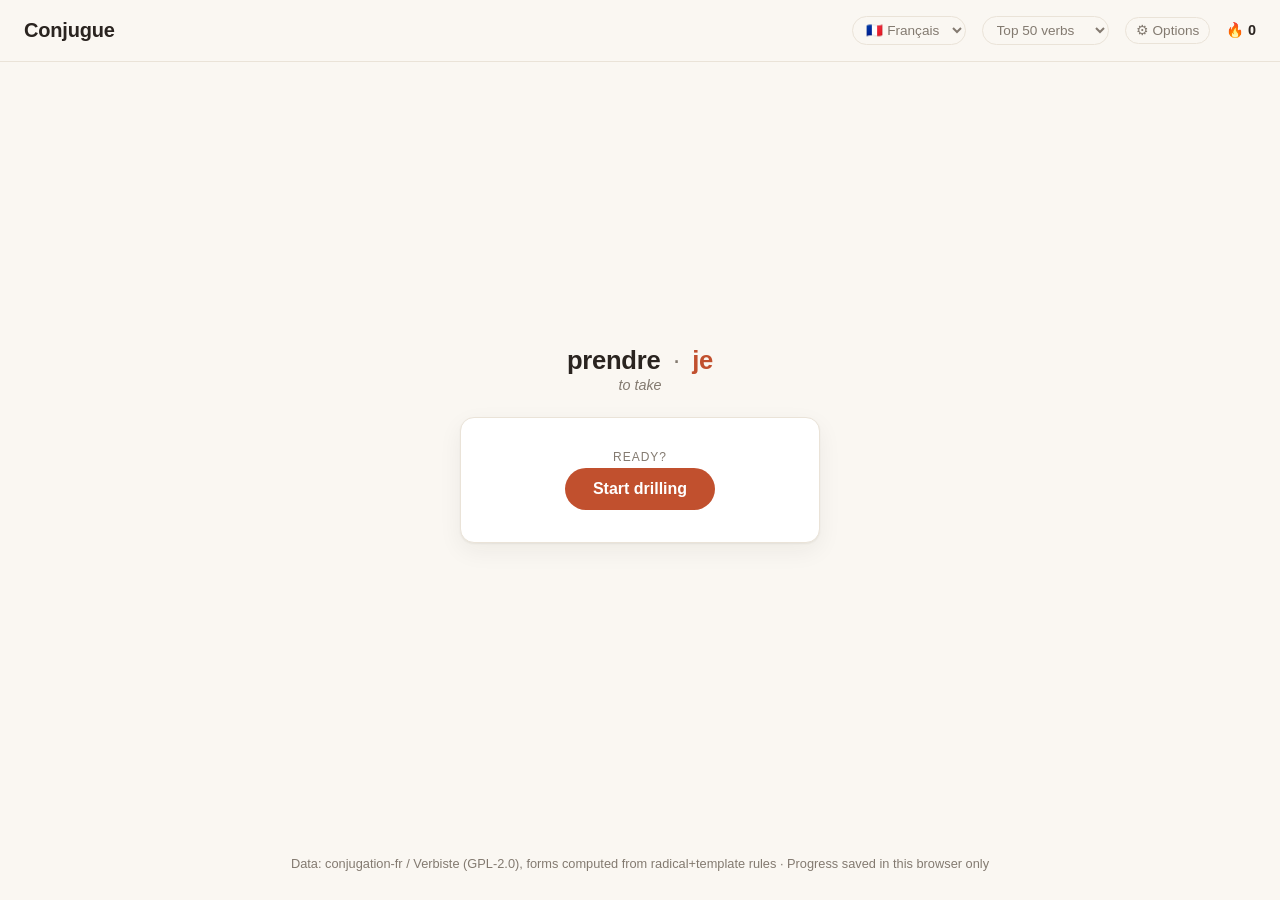
<file: index.fr.html>
<!DOCTYPE html>
<html lang="en">
<head>
<meta charset="UTF-8">
<meta name="viewport" content="width=device-width, initial-scale=1.0">
<title>Conjugue — French Verb Drill</title>
<link rel="stylesheet" href="style.css">
</head>
<body>
  <header class="topbar">
    <h1>Conjugue</h1>
    <div class="topbar-controls">
      <select id="langSwitch" class="lang-switch" aria-label="Language">
        <option value="index.html">🇪🇸 Español</option>
        <option value="index.fr.html" selected>🇫🇷 Français</option>
        <option value="index.it.html">🇮🇹 Italiano</option>
      </select>
      <select id="verbListSize" class="tier-select" aria-label="Verb list size">
        <option value="20">Top 20 verbs</option>
        <option value="50" selected>Top 50 verbs</option>
        <option value="100">Top 100 verbs</option>
      </select>
      <div class="options-wrap">
        <button type="button" id="optionsToggle" class="options-toggle" aria-haspopup="true" aria-expanded="false">⚙ Options</button>
        <div id="optionsPanel" class="options-panel hidden">
          <label class="strict-toggle">
            <input type="checkbox" id="strictAccents">
            Strict accents
          </label>
          <!-- Future: tense-selection checkboxes go here. -->
        </div>
      </div>
      <span id="streak" class="streak" title="Current correct streak">🔥 0</span>
    </div>
  </header>

  <main id="app">
    <div class="stage">
      <div class="session-header">
        <div id="feedback" class="feedback hidden"></div>
        <div class="header-main">
          <span id="headerVerb"></span>
          <span class="header-dot">·</span>
          <span id="headerPronoun"></span>
        </div>
        <div id="headerEnglish" class="header-english muted"></div>
      </div>

      <div class="card-wrap">
        <section id="roundIntro" class="card">
          <p class="eyebrow">Ready?</p>
          <button id="startRoundBtn" class="primary">Start drilling</button>
        </section>

        <section id="drill" class="card hidden">
          <p class="eyebrow" id="tenseLabel">Présent</p>
          <form id="answerForm" autocomplete="off">
            <input id="answerInput" type="text" placeholder="Type the conjugation…" autocomplete="off" autocapitalize="off" spellcheck="false">
            <button type="submit" class="primary" id="checkBtn">Check</button>
          </form>
          <div class="progress-dots" id="progressDots"></div>
        </section>

        <section id="roundSummary" class="card hidden">
          <h2>Round complete</h2>
          <p id="summaryLine" class="muted"></p>
          <button id="nextRoundBtn" class="primary">Next verb</button>
        </section>
      </div>
    </div>
  </main>

  <footer>
    <p class="muted small">Data: conjugation-fr / Verbiste (GPL-2.0), forms computed from radical+template rules · Progress saved in this browser only</p>
  </footer>

<script src="app.french.js"></script>
</body>
</html>
</file>
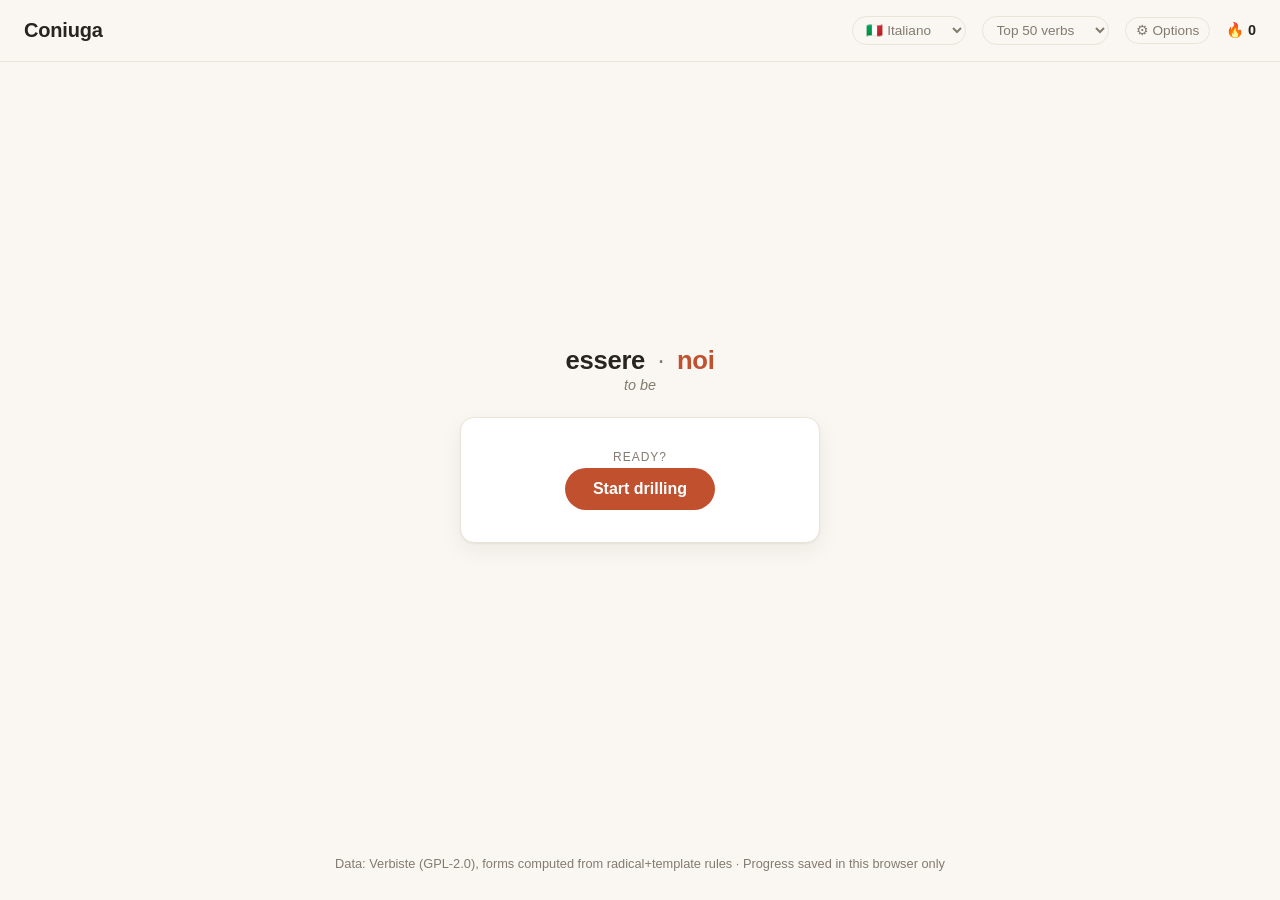
<file: index.it.html>
<!DOCTYPE html>
<html lang="en">
<head>
<meta charset="UTF-8">
<meta name="viewport" content="width=device-width, initial-scale=1.0">
<title>Coniuga — Italian Verb Drill</title>
<link rel="stylesheet" href="style.css">
</head>
<body>
  <header class="topbar">
    <h1>Coniuga</h1>
    <div class="topbar-controls">
      <select id="langSwitch" class="lang-switch" aria-label="Language">
        <option value="index.html">🇪🇸 Español</option>
        <option value="index.fr.html">🇫🇷 Français</option>
        <option value="index.it.html" selected>🇮🇹 Italiano</option>
      </select>
      <select id="verbListSize" class="tier-select" aria-label="Verb list size">
        <option value="20">Top 20 verbs</option>
        <option value="50" selected>Top 50 verbs</option>
        <option value="100">Top 100 verbs</option>
      </select>
      <div class="options-wrap">
        <button type="button" id="optionsToggle" class="options-toggle" aria-haspopup="true" aria-expanded="false">⚙ Options</button>
        <div id="optionsPanel" class="options-panel hidden">
          <label class="strict-toggle">
            <input type="checkbox" id="strictAccents">
            Strict accents
          </label>
          <!-- Future: tense-selection checkboxes go here. -->
        </div>
      </div>
      <span id="streak" class="streak" title="Current correct streak">🔥 0</span>
    </div>
  </header>

  <main id="app">
    <div class="stage">
      <div class="session-header">
        <div id="feedback" class="feedback hidden"></div>
        <div class="header-main">
          <span id="headerVerb"></span>
          <span class="header-dot">·</span>
          <span id="headerPronoun"></span>
        </div>
        <div id="headerEnglish" class="header-english muted"></div>
      </div>

      <div class="card-wrap">
        <section id="roundIntro" class="card">
          <p class="eyebrow">Ready?</p>
          <button id="startRoundBtn" class="primary">Start drilling</button>
        </section>

        <section id="drill" class="card hidden">
          <p class="eyebrow" id="tenseLabel">Presente</p>
          <form id="answerForm" autocomplete="off">
            <input id="answerInput" type="text" placeholder="Type the conjugation…" autocomplete="off" autocapitalize="off" spellcheck="false">
            <button type="submit" class="primary" id="checkBtn">Check</button>
          </form>
          <div class="progress-dots" id="progressDots"></div>
        </section>

        <section id="roundSummary" class="card hidden">
          <h2>Round complete</h2>
          <p id="summaryLine" class="muted"></p>
          <button id="nextRoundBtn" class="primary">Next verb</button>
        </section>
      </div>
    </div>
  </main>

  <footer>
    <p class="muted small">Data: Verbiste (GPL-2.0), forms computed from radical+template rules · Progress saved in this browser only</p>
  </footer>

<script src="app.italian.js"></script>
</body>
</html>
</file>
<file: style.css>
:root {
  --bg: #faf7f2;
  --card: #ffffff;
  --ink: #2a2420;
  --muted: #837a70;
  --accent: #c1502e;
  --accent-ink: #ffffff;
  --good: #2f7d4f;
  --bad: #c1402e;
  --border: #eae3d8;
  --radius: 14px;
  --shadow: 0 1px 2px rgba(40,30,20,0.06), 0 8px 24px rgba(40,30,20,0.06);
}

@media (prefers-color-scheme: dark) {
  :root {
    --bg: #1c1815;
    --card: #262019;
    --ink: #f1ebe2;
    --muted: #a89a89;
    --accent: #e08a5c;
    --accent-ink: #221a12;
    --good: #6fbf8b;
    --bad: #e0725c;
    --border: #3a3128;
    --shadow: 0 1px 2px rgba(0,0,0,0.3), 0 8px 24px rgba(0,0,0,0.3);
  }
}

* { box-sizing: border-box; }

body {
  margin: 0;
  font-family: -apple-system, "Segoe UI", Roboto, Helvetica, Arial, sans-serif;
  background: var(--bg);
  color: var(--ink);
  min-height: 100vh;
  min-height: 100dvh;
  display: flex;
  flex-direction: column;
}

.topbar {
  display: flex;
  align-items: center;
  justify-content: space-between;
  padding: 1rem 1.5rem;
  border-bottom: 1px solid var(--border);
}

.topbar h1 {
  font-size: 1.25rem;
  margin: 0;
  letter-spacing: -0.01em;
}

.topbar-controls {
  display: flex;
  flex-wrap: wrap;
  align-items: center;
  justify-content: flex-end;
  gap: 0.5rem 1rem;
  font-size: 0.9rem;
}

.strict-toggle {
  display: flex;
  align-items: center;
  gap: 0.4rem;
  color: var(--muted);
  cursor: pointer;
  user-select: none;
}

.lang-switch,
.tier-select,
.options-toggle {
  color: var(--muted);
  background: transparent;
  border: 1px solid var(--border);
  border-radius: 999px;
  padding: 0.3rem 0.6rem;
  font-size: 0.85rem;
  font-family: inherit;
  cursor: pointer;
}

.lang-switch:hover,
.tier-select:hover,
.options-toggle:hover {
  color: var(--accent);
  border-color: var(--accent);
}

/* Wrapping the toggle+panel in its own relative container means the panel is
   absolutely positioned and never affects the topbar's flex layout -- adding
   or removing toggles inside it (e.g. a future tense-selector) can never
   shift the language/verb-count controls next to it, which is the whole
   point of moving these here instead of listing them inline. */
.options-wrap {
  position: relative;
}

.options-panel {
  position: absolute;
  top: calc(100% + 8px);
  right: 0;
  z-index: 10;
  background: var(--card);
  border: 1px solid var(--border);
  border-radius: 10px;
  box-shadow: var(--shadow);
  padding: 0.75rem 1rem;
  display: flex;
  flex-direction: column;
  align-items: flex-start;
  gap: 0.6rem;
  min-width: 180px;
}

.streak {
  font-weight: 600;
}

main#app {
  flex: 1;
  display: flex;
  align-items: center;
  justify-content: center;
  padding: 1.5rem;
}

@media (max-width: 600px) {
  main#app {
    align-items: flex-start;
    /* Anchoring near the top (instead of vertically centering) means the
       keyboard shrinking the viewport doesn't re-center everything and
       cause a jump. The extra top padding leaves room for the feedback
       banner, which floats above the header. */
    padding-top: 4.5rem;
  }
}

.stage {
  width: 100%;
  display: flex;
  flex-direction: column;
  align-items: center;
  gap: 1.5rem;
}

.session-header {
  position: relative;
  z-index: 2;
  width: 100%;
  max-width: 360px;
  text-align: center;
}

.header-main {
  font-size: 1.6rem;
  font-weight: 700;
  letter-spacing: -0.01em;
}

.header-dot {
  color: var(--muted);
  font-weight: 400;
  margin: 0 0.35rem;
}

#headerPronoun {
  color: var(--accent);
}

.header-english {
  font-size: 0.9rem;
  font-style: italic;
  margin-top: 0.15rem;
}

.card-wrap {
  position: relative;
  z-index: 1;
  width: 100%;
  max-width: 360px;
}

.card {
  background: var(--card);
  border: 1px solid var(--border);
  border-radius: var(--radius);
  box-shadow: var(--shadow);
  padding: 2rem 1.75rem;
  width: 100%;
  text-align: center;
}

.card.enter {
  animation: card-enter 0.32s ease both;
}

@keyframes card-enter {
  from {
    opacity: 0;
    transform: translateY(10px) scale(0.98);
  }
  to {
    opacity: 1;
    transform: translateY(0) scale(1);
  }
}

.eyebrow {
  text-transform: uppercase;
  letter-spacing: 0.08em;
  font-size: 0.75rem;
  color: var(--muted);
  margin: 0 0 0.25rem;
}

.card h2 {
  margin: 0 0 1.25rem;
  font-size: 2rem;
}

.muted { color: var(--muted); }
.small { font-size: 0.8rem; }

button.primary {
  background: var(--accent);
  color: var(--accent-ink);
  border: none;
  border-radius: 999px;
  padding: 0.75rem 1.75rem;
  font-size: 1rem;
  font-weight: 600;
  cursor: pointer;
  transition: transform 0.08s ease;
}

button.primary:hover { transform: translateY(-1px); }
button.primary:active { transform: translateY(0); }

#tenseLabel {
  font-size: 1.1rem;
  font-weight: 700;
  color: var(--ink);
  letter-spacing: 0;
  margin-bottom: 1.5rem;
}

#answerForm {
  display: flex;
  flex-direction: column;
  gap: 0.75rem;
}

#answerInput {
  width: 100%;
  font-size: 1.25rem;
  padding: 0.75rem 1rem;
  border-radius: 10px;
  border: 1px solid var(--border);
  background: var(--bg);
  color: var(--ink);
  text-align: center;
}

#checkBtn {
  width: 100%;
}

#answerInput:focus {
  outline: 2px solid var(--accent);
  outline-offset: 1px;
}

.feedback {
  position: absolute;
  left: 0;
  right: 0;
  top: 0;
  z-index: 0;
  padding: 0.85rem 1rem;
  border-radius: 10px;
  font-size: 1rem;
  font-weight: 600;
  text-align: center;
  box-shadow: var(--shadow);
}

/* Rests translated up by its own height + a 12px gap, so it always clears
   the header regardless of the header's rendered height. Starts at
   translateY(0) — flush with (behind) the header, since the header has a
   higher z-index — then rises to its resting spot above it. */
.feedback:not(.hidden) {
  animation: feedback-in 0.32s ease both;
}

@keyframes feedback-in {
  from {
    opacity: 0;
    transform: translateY(0);
  }
  60% {
    opacity: 1;
  }
  to {
    opacity: 1;
    transform: translateY(calc(-100% - 12px));
  }
}

.feedback.correct {
  background: color-mix(in srgb, var(--good) 22%, var(--card));
  color: var(--good);
}

.feedback.incorrect {
  background: color-mix(in srgb, var(--bad) 22%, var(--card));
  color: var(--bad);
}

.feedback .correction {
  display: block;
  font-weight: 400;
  color: var(--muted);
  margin-top: 0.35rem;
  font-size: 0.9rem;
}

.progress-dots {
  display: flex;
  justify-content: center;
  gap: 0.4rem;
  margin-top: 1.5rem;
}

.dot {
  width: 9px;
  height: 9px;
  border-radius: 50%;
  background: var(--border);
}

.dot.done-correct { background: var(--good); }
.dot.done-incorrect { background: var(--bad); }
.dot.current { background: var(--accent); }

.hidden { display: none !important; }

footer {
  text-align: center;
  padding: 1rem;
}
</file>
